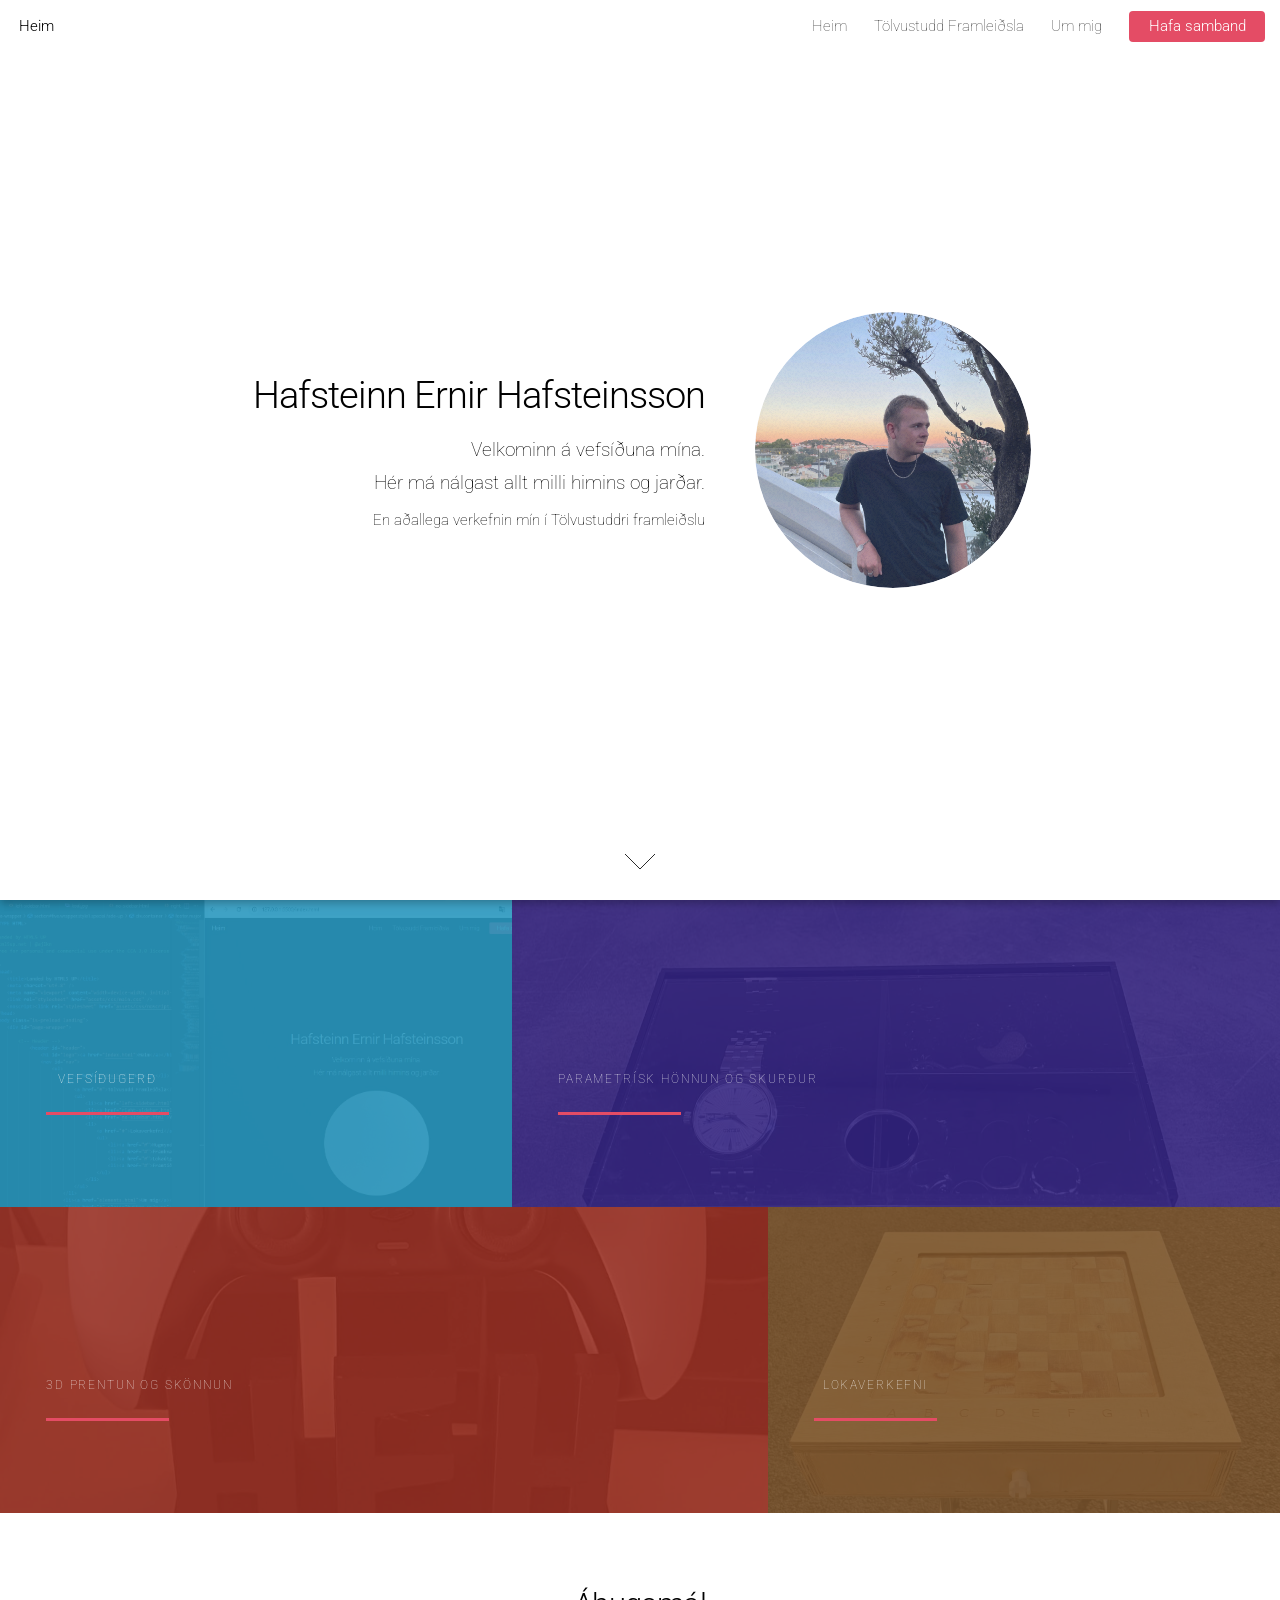
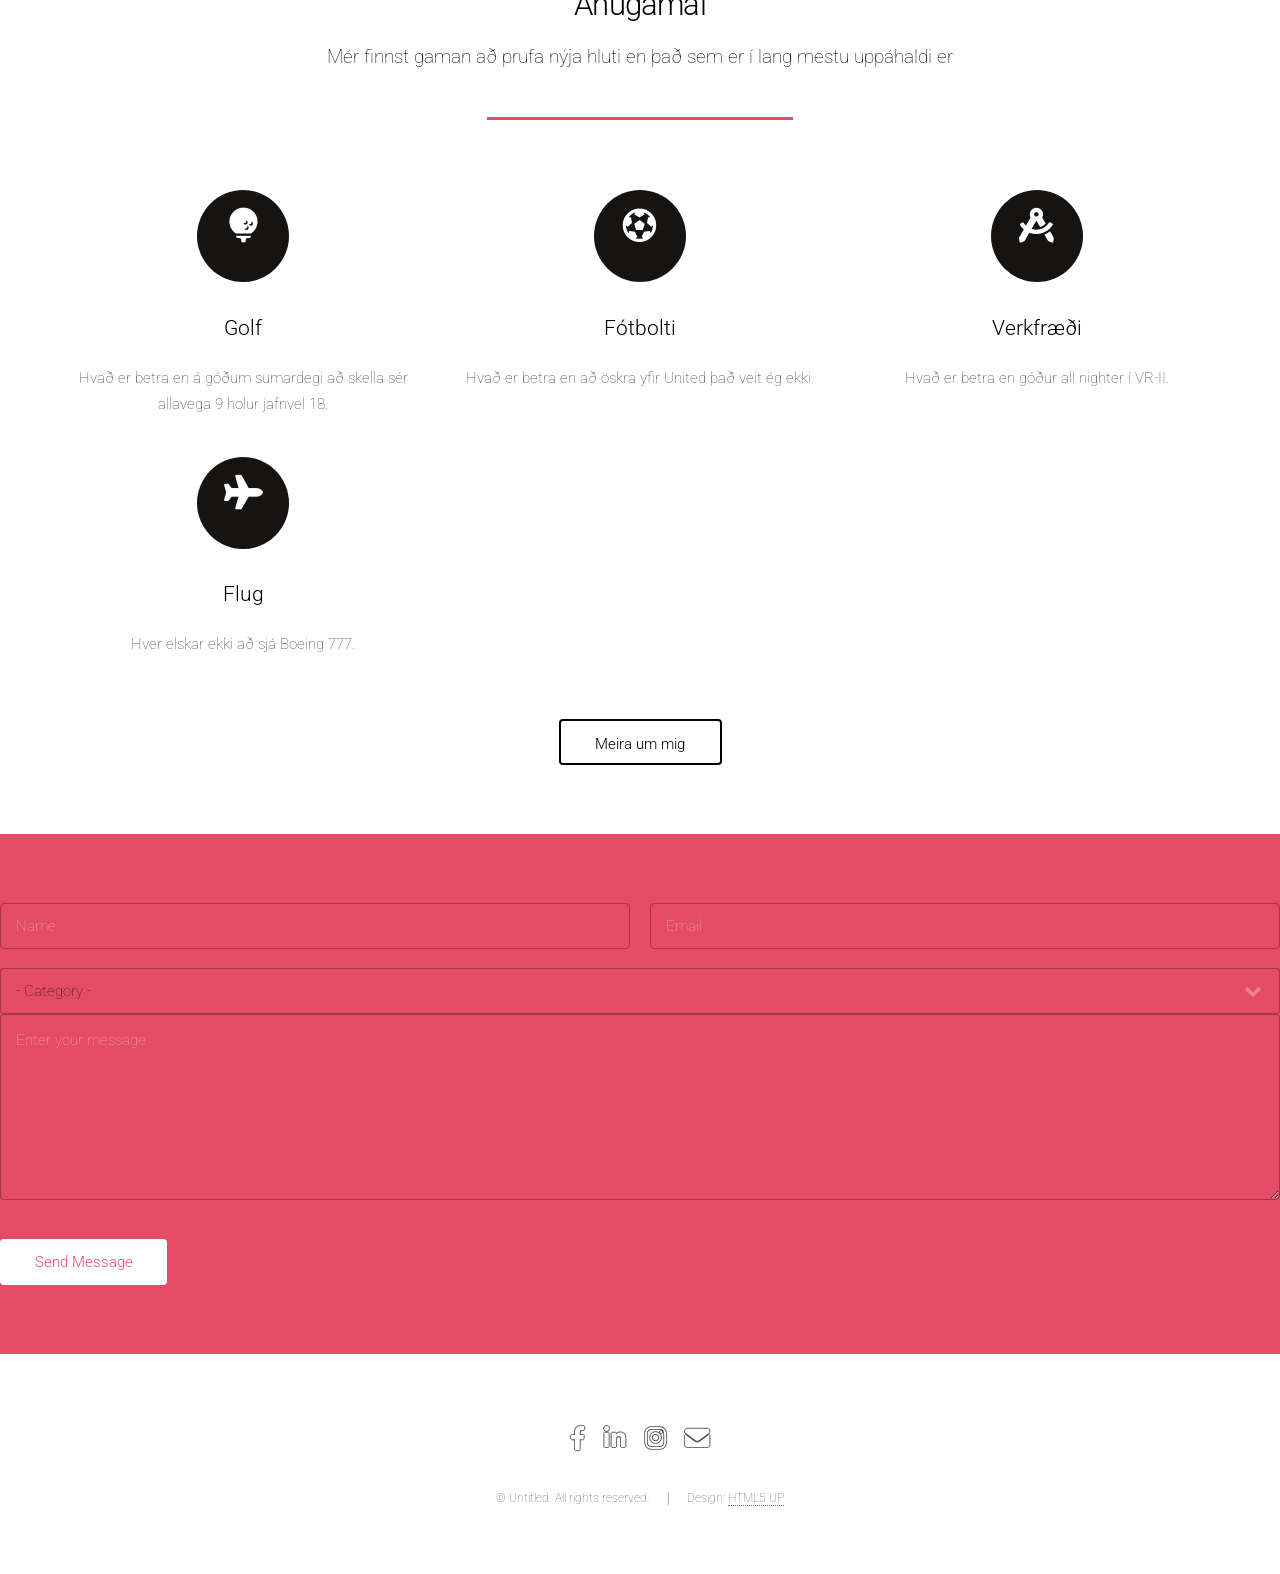
<file: index.html>
<!DOCTYPE HTML>
<!--
	Landed by HTML5 UP
	html5up.net | @ajlkn
	Free for personal and commercial use under the CCA 3.0 license (html5up.net/license)
-->
<html>
	<head>
		<title>Hafsíða</title>
		<meta charset="utf-8" />
		<meta name="viewport" content="width=device-width, initial-scale=1, user-scalable=no" />
		<link rel="stylesheet" href="assets/css/main.css" />
		<noscript><link rel="stylesheet" href="assets/css/noscript.css" /></noscript>
	</head>
	<body class="is-preload landing">
		<div id="page-wrapper">

			<!-- Header -->
				<header id="header">
					<h1 id="logo"><a href="index.html">Heim</a></h1>
					<nav id="nav">
						<ul>
							<li><a href="index.html">Heim</a></li>
							<li>
								<a href="#">Tölvustudd Framleiðsla</a>
								<ul>
									<li><a href="left-sidebar.html">Verkefni 1</a></li>
									<li><a href="right-sidebar.html">Verkefni 2</a></li>
									<li><a href="no-sidebar.html">Verkefni 3</a></li>
									<li>
										<a href="https://jovan0008.github.io/Tolvustudd-Framleidsla-Lokaverkefni/">Lokaverkefni</a>
									</li>
								</ul>
							</li>
							<li><a href="elements.html">Um mig</a></li>
							<li><a href="#six" class="button primary">Hafa samband</a></li>
						</ul>
					</nav>
				</header>

			<!-- Banner -->
				<section id="banner">
					<div class="content">
						<header>
							<h2>Hafsteinn Ernir Hafsteinsson</h2>
							<p>Velkominn á vefsíðuna mína.<br />
							Hér má nálgast allt milli himins og jarðar.</p>
							<p>En aðallega verkefnin mín í Tölvustuddri framleiðslu</p>
						</header>
						<span class="image"><img src="images/profilepic.jpg" alt="" /></span>
					</div>
					<a href="#one" class="goto-next scrolly">Next</a>
				</section>

			<!-- Main -->
				<div id="main">	
						<section id="one" class="tiles">
							<article class="style1">
								<span class="image">
									<img src="images/kodi.jpg" alt="Verkefni 1" />
								</span>
								<header class="major">
									<h3><a href="left-sidebar.html" class="link"></a></h3>
									<p>VEFSÍÐUGERÐ</p>
								</header>
							</article>

							<article class="style2">
								<span class="image">
									<img src="images/boxid.jpg" alt="Verkefni 2" />
								</span>
								<header class="major">
									<h3><a href="right-sidebar.html" class="link"></a></h3>
									<p>PARAMETRÍSK HÖNNUN OG SKURÐUR</p>
								</header>
							</article>

							<article class="style3">
								<span class="image">
									<img src="images/standurser" alt="Verkefni 3" />
								</span>
								<header class="major">
									<h3><a href="no-sidebar.html" class="link"></a></h3>
									<p>3D PRENTUN OG SKÖNNUN</p>
								</header>
							</article>

							<article class="style4">
								<span class="image">
									<img src="images/Taflbordid.jpg" alt="Lokaverkefni" />
								</span>
								<header class="major">
									<h3><a href="https://jovan0008.github.io/Tolvustudd-Framleidsla-Lokaverkefni/" class="link"></a></h3>
									<p>Lokaverkefni</p>
								</header>
							</article>

						</section>
			<!-- One ->
				<section id="one" class="tiles">
					<span class="image fit main"><img src="images/kodi.jpg" alt="" /></span>
					<div class="content">
						<header>
							<h2>Verkefni 1</h2>
							<p>Gerð vefsíðu</p>
						</header>
						<p>Verkefni 1 fólst í því að búa til vefsíðu til að geyma
							Verkefni úr áfanganum Tölvustuddri framleiðslu 

						</p>
						<ul class="actions">
							<li><a href="#" class="button">Learn More</a></li>
						</ul>
					</div>
					<a href="#two" class="goto-next scrolly">Next</a>
				</section>

			<-- Two ->
				<section id="two" class="spotlight style2 right">
					<span class="image fit main"><img src="images/pic03.jpg" alt="" /></span>
					<div class="content">
						<header>
							<h2>Verkefni 2</h2>
							<p>Óákveðið</p>
						</header>
						<p>Ekki örvænta verkefni 2 verður birt hér von bráðar</p>
						<ul class="actions">
							<li><a href="#" class="button">Learn More</a></li>
						</ul>
					</div>
					<a href="#three" class="goto-next scrolly">Next</a>
				</section>

			<-- Three ->
				<section id="three" class="spotlight style3 left">
					<span class="image fit main bottom"><img src="images/pic04.jpg" alt="" /></span>
					<div class="content">
						<header>
							<h2>Verkefni 3 </h2>
							<p>Óákveðið</p>
						</header>
						<p>Ekki örvænta verkefni 3 verður birt hér von bráðar.</p>
						<ul class="actions">
							<li><a href="#" class="button">Learn More</a></li>
						</ul>
					</div>
					<a href="#four" class="goto-next scrolly">Next</a>
				</section>

			<-- Three ->
				<section id="four" class="spotlight style4 left">
					<span class="image fit main bottom"><img src="images/pic04.jpg" alt="" /></span>
					<div class="content">
						<header>
							<h2>Lokaverkefni </h2>
							<p>Óákveðið</p>
						</header>
						<p>Ekki örvænta Lokaverkefnið verður birt hér von bráðar
							.</p>
						<ul class="actions">
							<li><a href="#" class="button">Learn More</a></li>
						</ul>
					</div>
					<a href="#five" class="goto-next scrolly">Next</a>
				</section>

			<-- Four -->
				<section id="five" class="wrapper style1 special fade-up">
					<div class="container">
						<header class="major">
							<h2>Áhugamál</h2>
							<p>Mér finnst gaman að prufa nýja hluti en það sem er í lang mestu uppáhaldi er </p>
						</header>
						<div class="box alt">
							<div class="row gtr-uniform">
								<section class="col-4 col-6-medium col-12-xsmall">
									<span class="icon solid alt major fa-golf-ball"></span>
									<h3>Golf</h3>
									<p>Hvað er betra en á góðum sumardegi að skella sér allavega 9 holur jafnvel 18.</p>
								</section>
								<section class="col-4 col-6-medium col-12-xsmall">
									<span class="icon solid alt major fa-futbol"></span>
									<h3>Fótbolti</h3>
									<p>Hvað er betra en að öskra yfir United það veit ég ekki.</p>
								</section>
								<section class="col-4 col-6-medium col-12-xsmall">
									<span class="icon solid alt major fa-drafting-compass"></span>
									<h3>Verkfræði</h3>
									<p>Hvað er betra en góður all nighter í VR-II.</p>
								</section>
								<section class="col-4 col-6-medium col-12-xsmall">
									<span class="icon solid alt major fa-plane"></span>
									<h3>Flug</h3>
									<p>Hver elskar ekki að sjá Boeing 777.</p>
								</section>
							</div>
						</div>
						<footer class="major">
							<ul class="actions special">
								<li><a href="elements.html" class="button">Meira um mig</a></li>
							</ul>
						</footer>
					</div>
				</section>

			<!-- Five -->
				<section id="six" class="wrapper style2 special fade">
					<form method="post" action="#">
									<div class="row gtr-uniform gtr-50">
										<div class="col-6 col-12-xsmall">
											<input type="text" name="name" id="name" value="" placeholder="Name" />
										</div>
										<div class="col-6 col-12-xsmall">
											<input type="email" name="email" id="email" value="" placeholder="Email" />
										</div>
										<div class="col-12">
											<select name="category" id="category">
												<option value="">- Category -</option>
												<option value="1">Spurningar</option>
												<option value="1">Verkefni</option>
												<option value="1">Hönnunarkeppni HÍ</option>
											
										</div>
										<div class="col-12">
											<textarea name="message" id="message" placeholder="Enter your message" rows="6"></textarea>
										</div>
										<div class="col-12">
											<ul class="actions">
												
												<li><input type="submit" value="Send Message" class="primary" style="margin-top: 20px;" /></li>
											
											</ul>
										</div>
									</div>
								</form>
				</section>

			<!-- Footer -->
				<footer id="footer">
					<ul class="icons">
						<li><a href="https://www.facebook.com/p/Hafsteinn-Ernir-Hafsteinsson-100005698501778/" class="icon brands alt fa-facebook-f"><span class="label">Facebook</span></a></li>
						<li><a href="https://www.linkedin.com/in/hafsteinn-ernir-hafsteinsson-711615389/" class="icon brands alt fa-linkedin-in"><span class="label">LinkedIn</span></a></li>
						<li><a href="https://www.instagram.com/hafsteinnernir/" class="icon brands alt fa-instagram"><span class="label">Instagram</span></a></li>
						<li><a href="mailto:ernir1012@gmail.com" class="icon solid alt fa-envelope"><span class="label">Email</span></a></li>
					</ul>
					<ul class="copyright">
						<li>&copy; Untitled. All rights reserved.</li><li>Design: <a href="http://html5up.net">HTML5 UP</a></li>
					</ul>
				</footer>

		</div>

		<!-- Scripts -->
			<script src="assets/js/jquery.min.js"></script>
			<script src="assets/js/jquery.scrolly.min.js"></script>
			<script src="assets/js/jquery.dropotron.min.js"></script>
			<script src="assets/js/jquery.scrollex.min.js"></script>
			<script src="assets/js/browser.min.js"></script>
			<script src="assets/js/breakpoints.min.js"></script>
			<script src="assets/js/util.js"></script>
			<script src="assets/js/main.js"></script>

	</body>
</html>
</file>
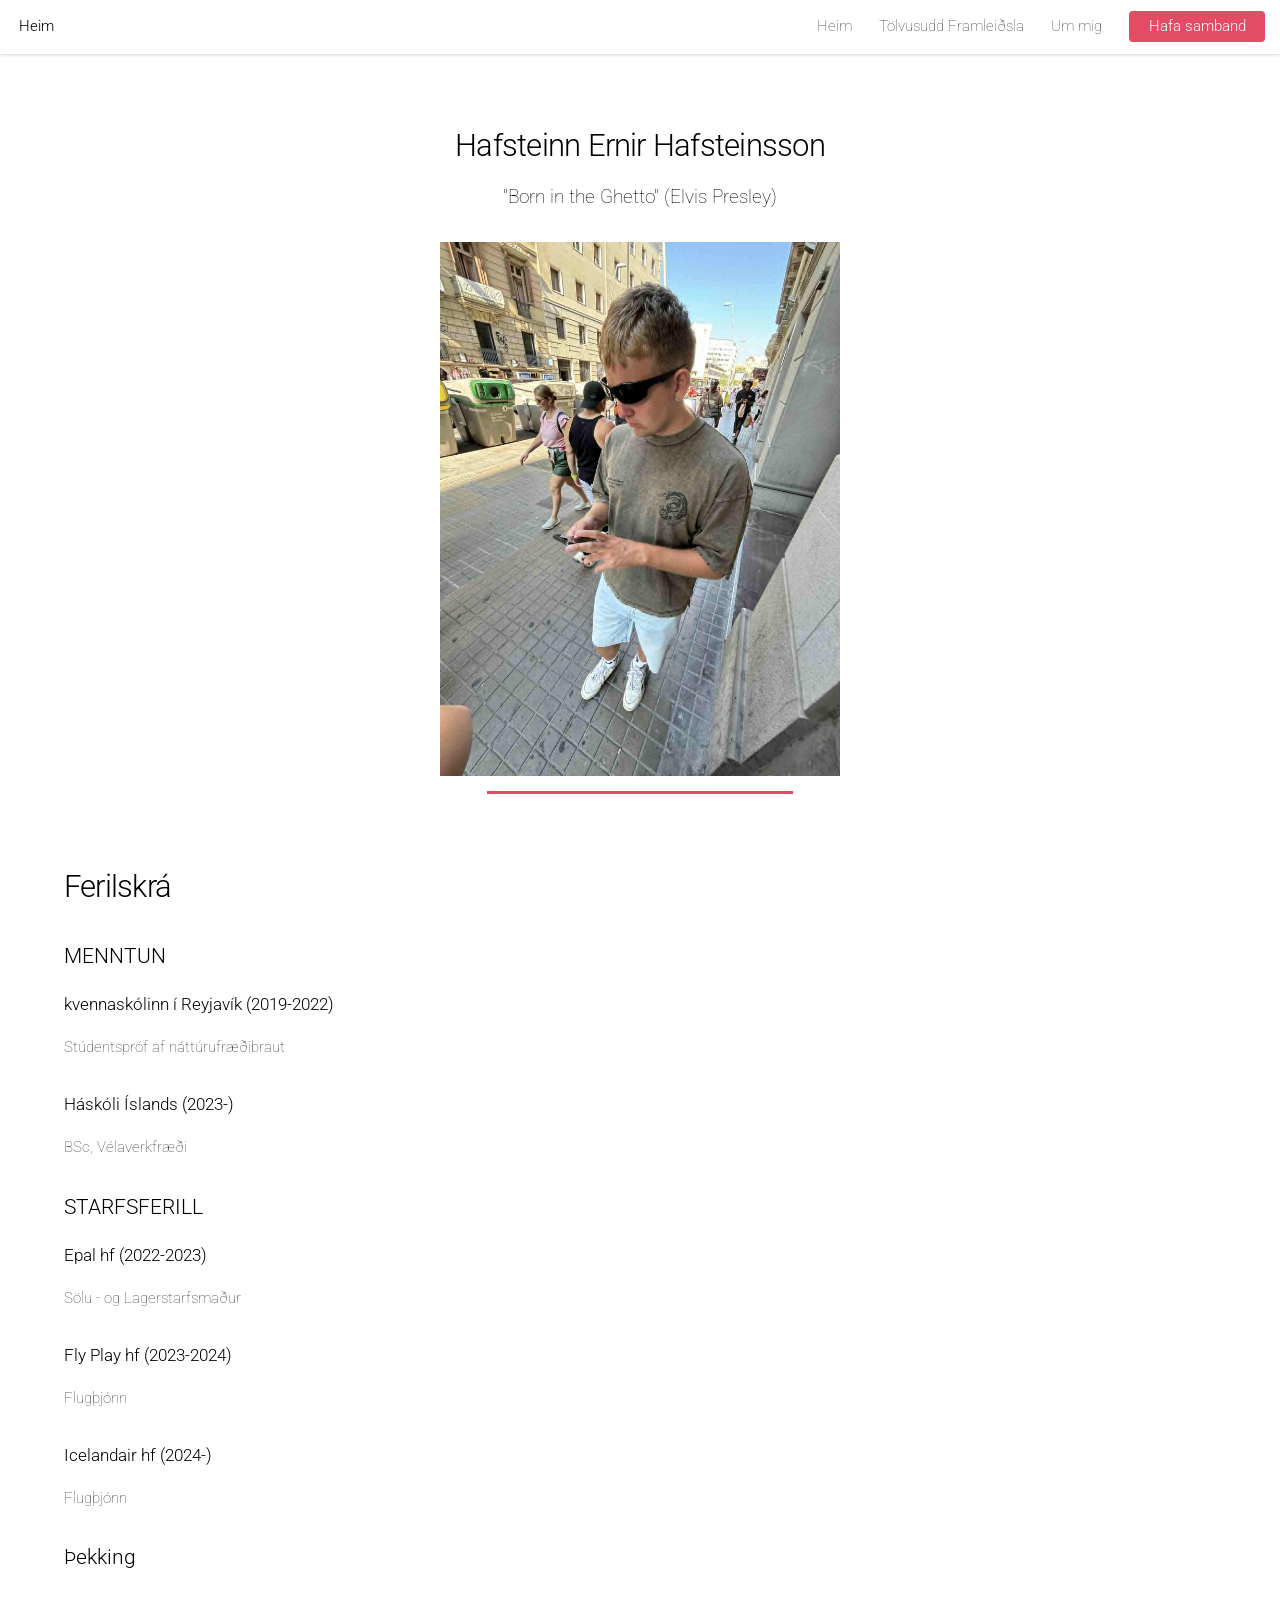
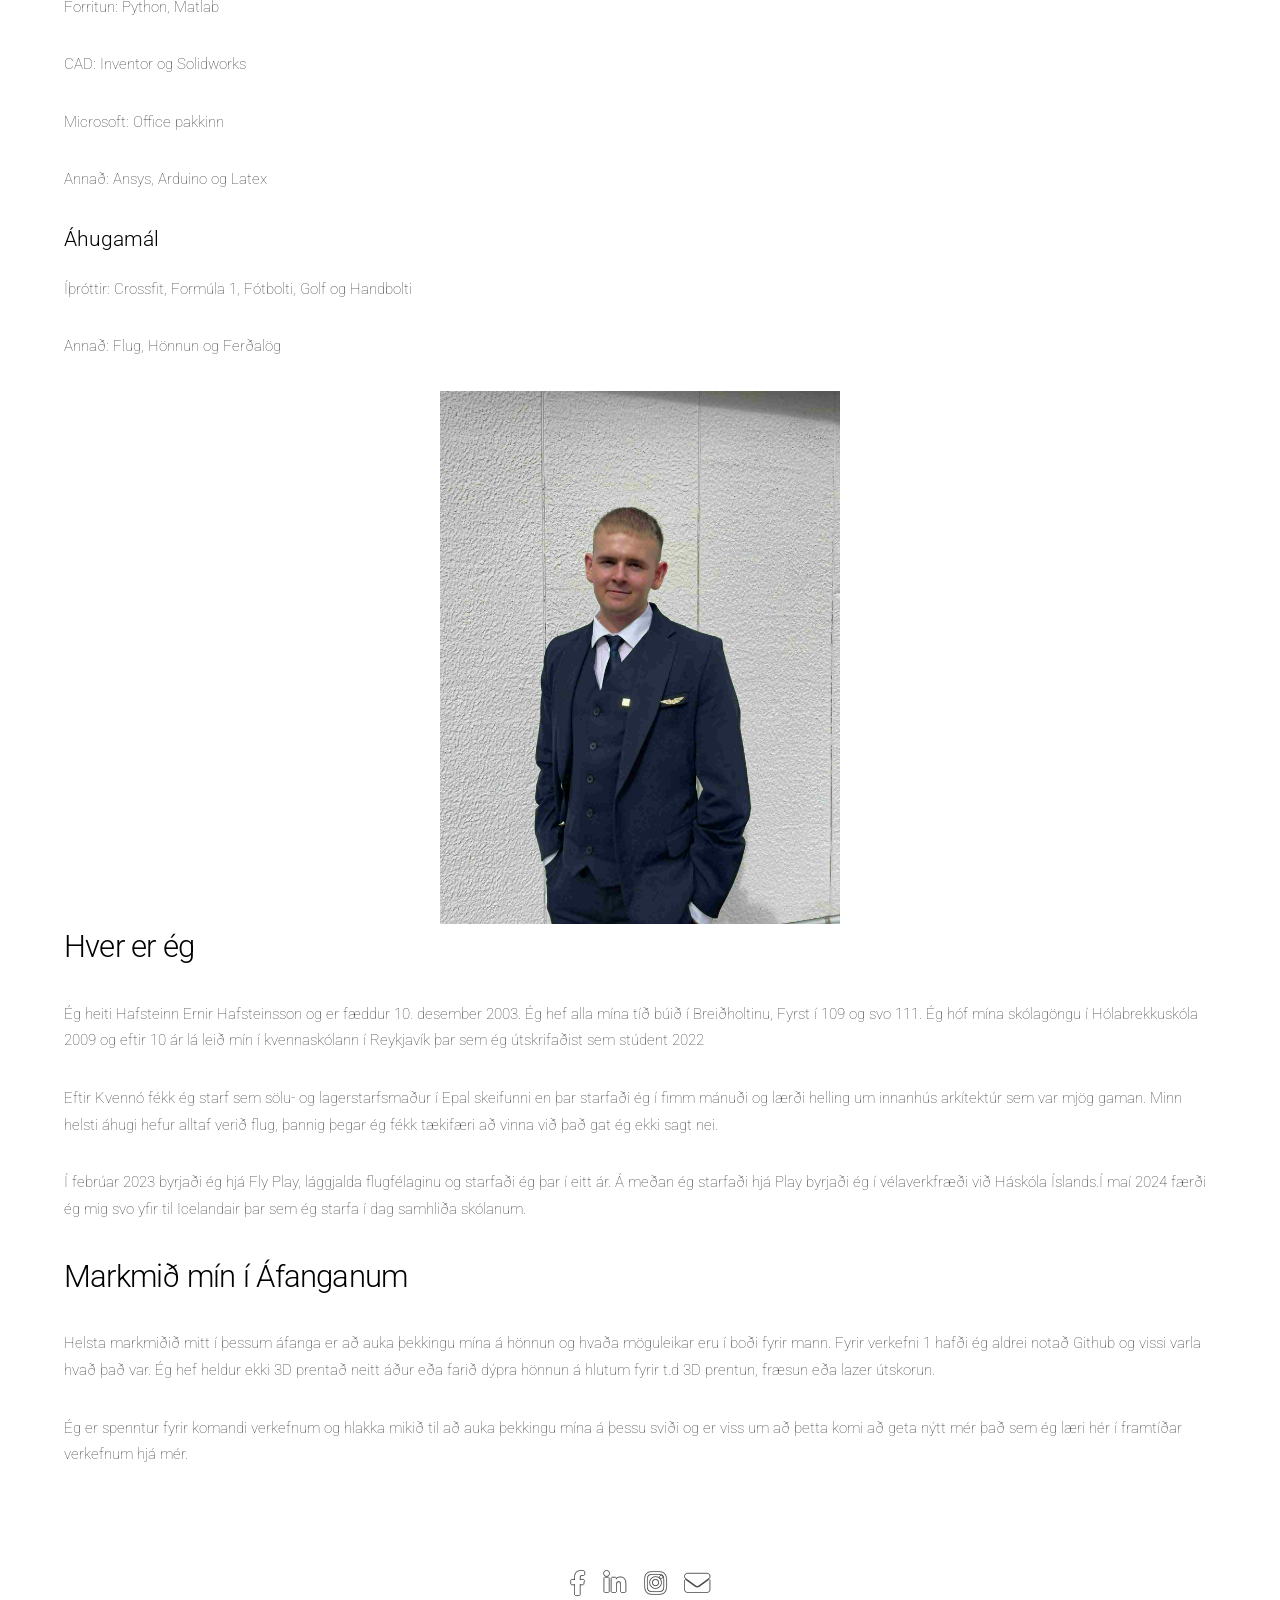
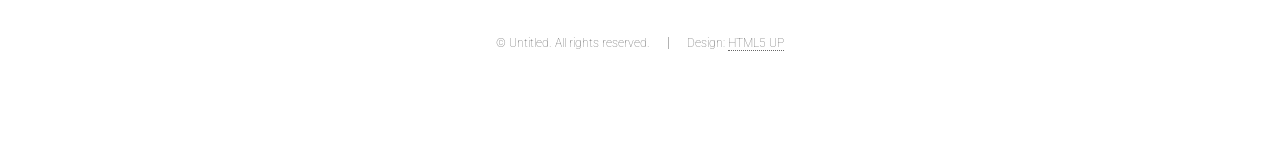
<file: elements.html>
<!DOCTYPE HTML>
<!--
	Landed by HTML5 UP
	html5up.net | @ajlkn
	Free for personal and commercial use under the CCA 3.0 license (html5up.net/license)
-->
<html>
	<head>
		<title>Vefsíða Hafsteins</title>
		<meta charset="utf-8" />
		<meta name="viewport" content="width=device-width, initial-scale=1, user-scalable=no" />
		<link rel="stylesheet" href="assets/css/main.css" />
		<noscript><link rel="stylesheet" href="assets/css/noscript.css" /></noscript>
	</head>
	<body class="is-preload">
		<div id="page-wrapper">

			<!-- Header -->
			<header id="header">
				<h1 id="logo"><a href="index.html">Heim</a></h1>
				<nav id="nav">
					<ul>
						<li><a href="index.html">Heim</a></li>
						<li>
							<a href="#">Tölvusudd Framleiðsla</a>
							<ul>
								<li><a href="left-sidebar.html">Verkefni 1</a></li>
								<li><a href="right-sidebar.html">Verkefni 2</a></li>
								<li><a href="no-sidebar.html">Verkefni 3</a></li>
								<li>
									<a href="https://jovan0008.github.io/Tolvustudd-Framleidsla-Lokaverkefni/">Lokaverkefni</a>
								</li>
							</ul>
						</li>
						<li><a href="elements.html">Um mig</a></li>
						<li><a href="index.html#six" class="button primary">Hafa samband</a></li>
					</ul>
				</nav>
			</header>

			<!-- Main -->
				<div id="main" class="wrapper style1">
					<div class="container">
						<header class="major">
							<h2>Hafsteinn Ernir Hafsteinsson </h2>
							<p>"Born in the Ghetto" (Elvis Presley)</p>
							<img src="images/spaineg.jpg" alt="" style="width:400px; display:block; margin:auto;">

						</header>

						<!-- Text -->
							<section>

							

								<h2>Ferilskrá</h2>
								
								<h3>MENNTUN</h3>
								<h4>kvennaskólinn í Reyjavík (2019-2022)</h4>
								<p>Stúdentspróf af náttúrufræðibraut</p>

									
								<h4>Háskóli Íslands (2023-)</h4>
								<p>BSc, Vélaverkfræði</p>	

								<h3>STARFSFERILL</h3>
							
								<h4>Epal hf (2022-2023)</h4>
								<p>Sölu - og Lagerstarfsmaður</p>

								<h4>Fly Play hf (2023-2024)</h4>
								<p>Flugþjónn</p>

								<h4>Icelandair hf (2024-)</h4>
								<p>Flugþjónn</p>

								<h3>Þekking</h3>
								<p>Forritun: Python, Matlab</p>
								<p>CAD: Inventor og Solidworks</p>
								<p>Microsoft: Office pakkinn</p>
								<p>Annað: Ansys, Arduino og Latex</p>

								<h3>Áhugamál</h3>
								<p> Íþróttir: Crossfit, Formúla 1, Fótbolti, Golf og Handbolti</p>
								<p>Annað: Flug, Hönnun og Ferðalög </p>

								<img src="images/fluffueg.jpg" alt="" style="width:400px; display:block; margin:auto;">
								
								<h2>Hver er ég</h2>
								<p>Ég heiti Hafsteinn Ernir Hafsteinsson og er fæddur 10. desember 2003.
									Ég hef alla mína tíð búið í Breiðholtinu, Fyrst í 109 og svo 111.
									Ég hóf mína skólagöngu í Hólabrekkuskóla 2009 og eftir 10 ár lá leið mín 
									í kvennaskólann í Reykjavík þar sem ég útskrifaðist sem stúdent 2022

								</p>
								<p>Eftir Kvennó fékk ég starf sem sölu- og lagerstarfsmaður
									í Epal skeifunni en þar starfaði ég í fimm mánuði og lærði helling
									um innanhús arkítektúr sem var mjög gaman. Minn helsti 
									áhugi hefur alltaf verið flug, þannig þegar ég fékk tækifæri að vinna
									við það gat ég ekki sagt nei.
								
								</p>
								<p>Í febrúar 2023 byrjaði ég hjá Fly Play, lággjalda flugfélaginu og starfaði
									ég þar í eitt ár. Á meðan ég starfaði hjá Play byrjaði ég í 
									vélaverkfræði við Háskóla Íslands.Í maí
									2024 færði ég mig svo yfir til Icelandair þar sem ég starfa í dag samhliða skólanum.
								</p>

								<h2>Markmið mín í Áfanganum</h2>
								<p>Helsta markmiðið mitt í þessum áfanga er að 
									auka þekkingu mína á hönnun og hvaða möguleikar
									eru í boði fyrir mann. Fyrir verkefni 1 hafði ég 
									aldrei notað Github og vissi varla hvað það var.
									Ég hef heldur ekki 3D prentað neitt áður eða farið 
									dýpra hönnun á hlutum fyrir t.d 3D prentun,
									fræsun eða lazer útskorun.
								</p>
								<p>Ég er spenntur fyrir komandi verkefnum og 
									hlakka mikið til að auka þekkingu mína 
									á þessu sviði og er viss um að þetta komi
									að geta nýtt mér það sem ég læri hér í framtíðar verkefnum hjá mér.
								 </p>
							</section>

						<!-- Lists --
							<section>
								<h3>Lists</h3>
								<div class="row">
									<div class="col-6 col-12-xsmall">

										<h4>Unordered</h4>
										<ul>
											<li>Dolor pulvinar etiam magna etiam.</li>
											<li>Sagittis adipiscing lorem eleifend.</li>
											<li>Felis enim feugiat dolore viverra.</li>
										</ul>

										<h4>Alternate</h4>
										<ul class="alt">
											<li>Dolor pulvinar etiam magna etiam.</li>
											<li>Sagittis adipiscing lorem eleifend.</li>
											<li>Felis enim feugiat dolore viverra.</li>
											<li>Lobortis adipiscing condimentum lorem.</li>
											<li>Integer eleifend erat sed accumsan.</li>
										</ul>

									</div>
									<div class="col-6 col-12-xsmall">

										<h4>Ordered</h4>
										<ol>
											<li>Dolor pulvinar etiam magna etiam.</li>
											<li>Etiam vel felis at lorem sed viverra.</li>
											<li>Felis enim feugiat dolore viverra.</li>
											<li>Dolor pulvinar etiam magna etiam.</li>
											<li>Etiam vel felis at lorem sed viverra.</li>
											<li>Felis enim feugiat dolore viverra.</li>
										</ol>

										<h4>Icons</h4>
										<ul class="icons">
											<li><a href="#" class="icon brands fa-twitter"><span class="label">Twitter</span></a></li>
											<li><a href="#" class="icon brands fa-facebook-f"><span class="label">Facebook</span></a></li>
											<li><a href="#" class="icon brands fa-instagram"><span class="label">Instagram</span></a></li>
											<li><a href="#" class="icon brands fa-github"><span class="label">Github</span></a></li>
											<li><a href="#" class="icon brands fa-dribbble"><span class="label">Dribbble</span></a></li>
											<li><a href="#" class="icon brands fa-tumblr"><span class="label">Tumblr</span></a></li>
										</ul>
										<ul class="icons">
											<li><a href="#" class="icon brands alt fa-twitter"><span class="label">Twitter</span></a></li>
											<li><a href="#" class="icon brands alt fa-facebook-f"><span class="label">Facebook</span></a></li>
											<li><a href="#" class="icon brands alt fa-instagram"><span class="label">Instagram</span></a></li>
											<li><a href="#" class="icon brands alt fa-github"><span class="label">Github</span></a></li>
											<li><a href="#" class="icon brands alt fa-dribbble"><span class="label">Dribbble</span></a></li>
											<li><a href="#" class="icon brands alt fa-tumblr"><span class="label">Tumblr</span></a></li>
										</ul>

									</div>
								</div>

								<h4>Actions</h4>
								<ul class="actions">
									<li><a href="#" class="button primary">Default</a></li>
									<li><a href="#" class="button">Default</a></li>
								</ul>
								<ul class="actions small">
									<li><a href="#" class="button primary small">Small</a></li>
									<li><a href="#" class="button small">Small</a></li>
								</ul>
								<div class="row">
									<div class="col-3 col-6-medium col-12-xsmall">
										<ul class="actions stacked">
											<li><a href="#" class="button primary">Default</a></li>
											<li><a href="#" class="button">Default</a></li>
										</ul>
									</div>
									<div class="col-3 col-6-medium col-12-xsmall">
										<ul class="actions stacked">
											<li><a href="#" class="button primary small">Small</a></li>
											<li><a href="#" class="button small">Small</a></li>
										</ul>
									</div>
									<div class="col-3 col-6-medium col-12-xsmall">
										<ul class="actions stacked">
											<li><a href="#" class="button primary fit">Default</a></li>
											<li><a href="#" class="button fit">Default</a></li>
										</ul>
									</div>
									<div class="col-3 col-6-medium col-12-xsmall">
										<ul class="actions stacked">
											<li><a href="#" class="button primary small fit">Small</a></li>
											<li><a href="#" class="button small fit">Small</a></li>
										</ul>
									</div>
								</div>
							</section>

						<-- Table --
							<section>
								<h3>Table</h3>
								<h4>Default</h4>
								<div class="table-wrapper">
									<table>
										<thead>
											<tr>
												<th>Name</th>
												<th>Description</th>
												<th>Price</th>
											</tr>
										</thead>
										<tbody>
											<tr>
												<td>Item 1</td>
												<td>Ante turpis integer aliquet porttitor.</td>
												<td>29.99</td>
											</tr>
											<tr>
												<td>Item 2</td>
												<td>Vis ac commodo adipiscing arcu aliquet.</td>
												<td>19.99</td>
											</tr>
											<tr>
												<td>Item 3</td>
												<td> Morbi faucibus arcu accumsan lorem.</td>
												<td>29.99</td>
											</tr>
											<tr>
												<td>Item 4</td>
												<td>Vitae integer tempus condimentum.</td>
												<td>19.99</td>
											</tr>
											<tr>
												<td>Item 5</td>
												<td>Ante turpis integer aliquet porttitor.</td>
												<td>29.99</td>
											</tr>
										</tbody>
										<tfoot>
											<tr>
												<td colspan="2"></td>
												<td>100.00</td>
											</tr>
										</tfoot>
									</table>
								</div>
								<h4>Alternate</h4>
								<div class="table-wrapper">
									<table class="alt">
										<thead>
											<tr>
												<th>Name</th>
												<th>Description</th>
												<th>Price</th>
											</tr>
										</thead>
										<tbody>
											<tr>
												<td>Item 1</td>
												<td>Ante turpis integer aliquet porttitor.</td>
												<td>29.99</td>
											</tr>
											<tr>
												<td>Item 2</td>
												<td>Vis ac commodo adipiscing arcu aliquet.</td>
												<td>19.99</td>
											</tr>
											<tr>
												<td>Item 3</td>
												<td> Morbi faucibus arcu accumsan lorem.</td>
												<td>29.99</td>
											</tr>
											<tr>
												<td>Item 4</td>
												<td>Vitae integer tempus condimentum.</td>
												<td>19.99</td>
											</tr>
											<tr>
												<td>Item 5</td>
												<td>Ante turpis integer aliquet porttitor.</td>
												<td>29.99</td>
											</tr>
										</tbody>
										<tfoot>
											<tr>
												<td colspan="2"></td>
												<td>100.00</td>
											</tr>
										</tfoot>
									</table>
								</div>
							</section>

						<-- Buttons --
							<section>
								<h3>Buttons</h3>
								<ul class="actions">
									<li><a href="#" class="button primary">Primary</a></li>
									<li><a href="#" class="button">Default</a></li>
								</ul>
								<ul class="actions">
									<li><a href="#" class="button primary large">Large</a></li>
									<li><a href="#" class="button">Default</a></li>
									<li><a href="#" class="button small">Default</a></li>
								</ul>
								<div class="row">
									<div class="col-6 col-12-xsmall">
										<ul class="actions fit">
											<li><a href="#" class="button primary fit">Fit</a></li>
											<li><a href="#" class="button fit">Fit</a></li>
										</ul>
									</div>
									<div class="col-6 col-12-xsmall">
										<ul class="actions fit small">
											<li><a href="#" class="button primary fit small">Fit + Small</a></li>
											<li><a href="#" class="button fit small">Fit + Small</a></li>
										</ul>
									</div>
								</div>
								<ul class="actions">
									<li><a href="#" class="button primary icon solid fa-download">Icon</a></li>
									<li><a href="#" class="button icon solid fa-download">Icon</a></li>
								</ul>
								<ul class="actions">
									<li><span class="button primary disabled">Primary</span></li>
									<li><span class="button disabled">Default</span></li>
								</ul>
							</section>

						<-- Form --
							<section>
								<h3>Form</h3>
								<form method="post" action="#">
									<div class="row gtr-uniform gtr-50">
										<div class="col-6 col-12-xsmall">
											<input type="text" name="name" id="name" value="" placeholder="Name" />
										</div>
										<div class="col-6 col-12-xsmall">
											<input type="email" name="email" id="email" value="" placeholder="Email" />
										</div>
										<div class="col-12">
											<select name="category" id="category">
												<option value="">- Category -</option>
												<option value="1">Manufacturing</option>
												<option value="1">Shipping</option>
												<option value="1">Administration</option>
											
										</div>
										<div class="col-12">
											<textarea name="message" id="message" placeholder="Enter your message" rows="6"></textarea>
										</div>
										<div class="col-12">
											<ul class="actions">
												<li><input type="submit" value="Send Message" class="primary" /></li>
												<li><input type="reset" value="Reset" /></li>
											</ul>
										</div>
									</div>
								</form>
							</section>

						-- Image --
							<section>
								<h3>Image</h3>
								<h4>Fit</h4>
								<div class="box alt">
									<div class="row gtr-50 gtr-uniform">
										<div class="col-12"><span class="image fit"><img src="images/pic07.jpg" alt="" /></span></div>
										<div class="col-4 col-6-xsmall"><span class="image fit"><img src="images/pic02.jpg" alt="" /></span></div>
										<div class="col-4 col-6-xsmall"><span class="image fit"><img src="images/pic03.jpg" alt="" /></span></div>
										<div class="col-4 col-6-xsmall"><span class="image fit"><img src="images/pic04.jpg" alt="" /></span></div>
										<div class="col-4 col-6-xsmall"><span class="image fit"><img src="images/pic04.jpg" alt="" /></span></div>
										<div class="col-4 col-6-xsmall"><span class="image fit"><img src="images/pic02.jpg" alt="" /></span></div>
										<div class="col-4 col-6-xsmall"><span class="image fit"><img src="images/pic03.jpg" alt="" /></span></div>
										<div class="col-4 col-6-xsmall"><span class="image fit"><img src="images/pic03.jpg" alt="" /></span></div>
										<div class="col-4 col-6-xsmall"><span class="image fit"><img src="images/pic04.jpg" alt="" /></span></div>
										<div class="col-4 col-6-xsmall"><span class="image fit"><img src="images/pic02.jpg" alt="" /></span></div>
										<div class="col-4 col-6-xsmall"><span class="image fit"><img src="images/pic02.jpg" alt="" /></span></div>
										<div class="col-4 col-6-xsmall"><span class="image fit"><img src="images/pic03.jpg" alt="" /></span></div>
										<div class="col-4 col-6-xsmall"><span class="image fit"><img src="images/pic04.jpg" alt="" /></span></div>
									</div>
								</div>

								<h4>Left &amp; Right</h4>
								<p><span class="image left"><img src="images/pic08.jpg" alt="" /></span>Fringilla nisl. Donec accumsan interdum nisi, quis tincidunt felis sagittis eget. tempus euismod. Vestibulum ante ipsum primis in faucibus vestibulum. Blandit adipiscing eu felis iaculis volutpat ac adipiscing accumsan eu faucibus. Integer ac pellentesque praesent tincidunt felis sagittis eget. tempus euismod. Vestibulum ante ipsum primis in faucibus vestibulum. Blandit adipiscing eu felis iaculis volutpat ac adipiscing accumsan eu faucibus. Integer ac pellentesque praesent. Donec accumsan interdum nisi, quis tincidunt felis sagittis eget. tempus euismod. Vestibulum ante ipsum primis in faucibus vestibulum. Blandit adipiscing eu felis iaculis volutpat ac adipiscing accumsan eu faucibus. Integer ac pellentesque praesent tincidunt felis sagittis eget. tempus euismod. Vestibulum ante ipsum primis in faucibus vestibulum. Blandit adipiscing eu felis iaculis volutpat ac adipiscing accumsan eu faucibus. Integer ac pellentesque praesent. Cras aliquet accumsan curae accumsan arcu amet egestas placerat odio morbi mi adipiscing col morbi felis faucibus in gravida sollicitudin interdum commodo. Ante aliquam vis iaculis accumsan lorem ipsum dolor sit amet nullam. Cras aliquet accumsan curae accumsan arcu amet egestas placerat odio morbi mi adipiscing col morbi felis faucibus in gravida sollicitudin interdum commodo. Ante aliquam vis iaculis accumsan lorem ipsum dolor sit amet nullam.</p>
								<p><span class="image right"><img src="images/pic08.jpg" alt="" /></span>Fringilla nisl. Donec accumsan interdum nisi, quis tincidunt felis sagittis eget. tempus euismod. Vestibulum ante ipsum primis in faucibus vestibulum. Blandit adipiscing eu felis iaculis volutpat ac adipiscing accumsan eu faucibus. Integer ac pellentesque praesent tincidunt felis sagittis eget. tempus euismod. Vestibulum ante ipsum primis in faucibus vestibulum. Blandit adipiscing eu felis iaculis volutpat ac adipiscing accumsan eu faucibus. Integer ac pellentesque praesent. Donec accumsan interdum nisi, quis tincidunt felis sagittis eget. tempus euismod. Vestibulum ante ipsum primis in faucibus vestibulum. Blandit adipiscing eu felis iaculis volutpat ac adipiscing accumsan eu faucibus. Integer ac pellentesque praesent tincidunt felis sagittis eget. tempus euismod. Vestibulum ante ipsum primis in faucibus vestibulum. Blandit adipiscing eu felis iaculis volutpat ac adipiscing accumsan eu faucibus. Integer ac pellentesque praesent. Cras aliquet accumsan curae accumsan arcu amet egestas placerat odio morbi mi adipiscing col morbi felis faucibus in gravida sollicitudin interdum commodo. Ante aliquam vis iaculis accumsan lorem ipsum dolor sit amet nullam. Cras aliquet accumsan curae accumsan arcu amet egestas placerat odio morbi mi adipiscing col morbi felis faucibus in gravida sollicitudin interdum commodo. Ante aliquam vis iaculis accumsan lorem ipsum dolor sit amet nullam.</p>
							</section>

					</div>
				</div>

			-- Footer -->
				<footer id="footer">
					<ul class="icons">
						<li><a href="https://www.facebook.com/p/Hafsteinn-Ernir-Hafsteinsson-100005698501778/" class="icon brands alt fa-facebook-f"><span class="label">Facebook</span></a></li>
						<li><a href="https://www.linkedin.com/in/hafsteinn-ernir-hafsteinsson-711615389/" class="icon brands alt fa-linkedin-in"><span class="label">LinkedIn</span></a></li>
						<li><a href="https://www.instagram.com/hafsteinnernir/" class="icon brands alt fa-instagram"><span class="label">Instagram</span></a></li>
						<li><a href="mailto:ernir1012@gmail.com" class="icon solid alt fa-envelope"><span class="label">Email</span></a></li>
					</ul>
					<ul class="copyright">
						<li>&copy; Untitled. All rights reserved.</li><li>Design: <a href="http://html5up.net">HTML5 UP</a></li>
					</ul>
				</footer>

		</div>

		<!-- Scripts -->
			<script src="assets/js/jquery.min.js"></script>
			<script src="assets/js/jquery.scrolly.min.js"></script>
			<script src="assets/js/jquery.dropotron.min.js"></script>
			<script src="assets/js/jquery.scrollex.min.js"></script>
			<script src="assets/js/browser.min.js"></script>
			<script src="assets/js/breakpoints.min.js"></script>
			<script src="assets/js/util.js"></script>
			<script src="assets/js/main.js"></script>

	</body>
</html>
</file>
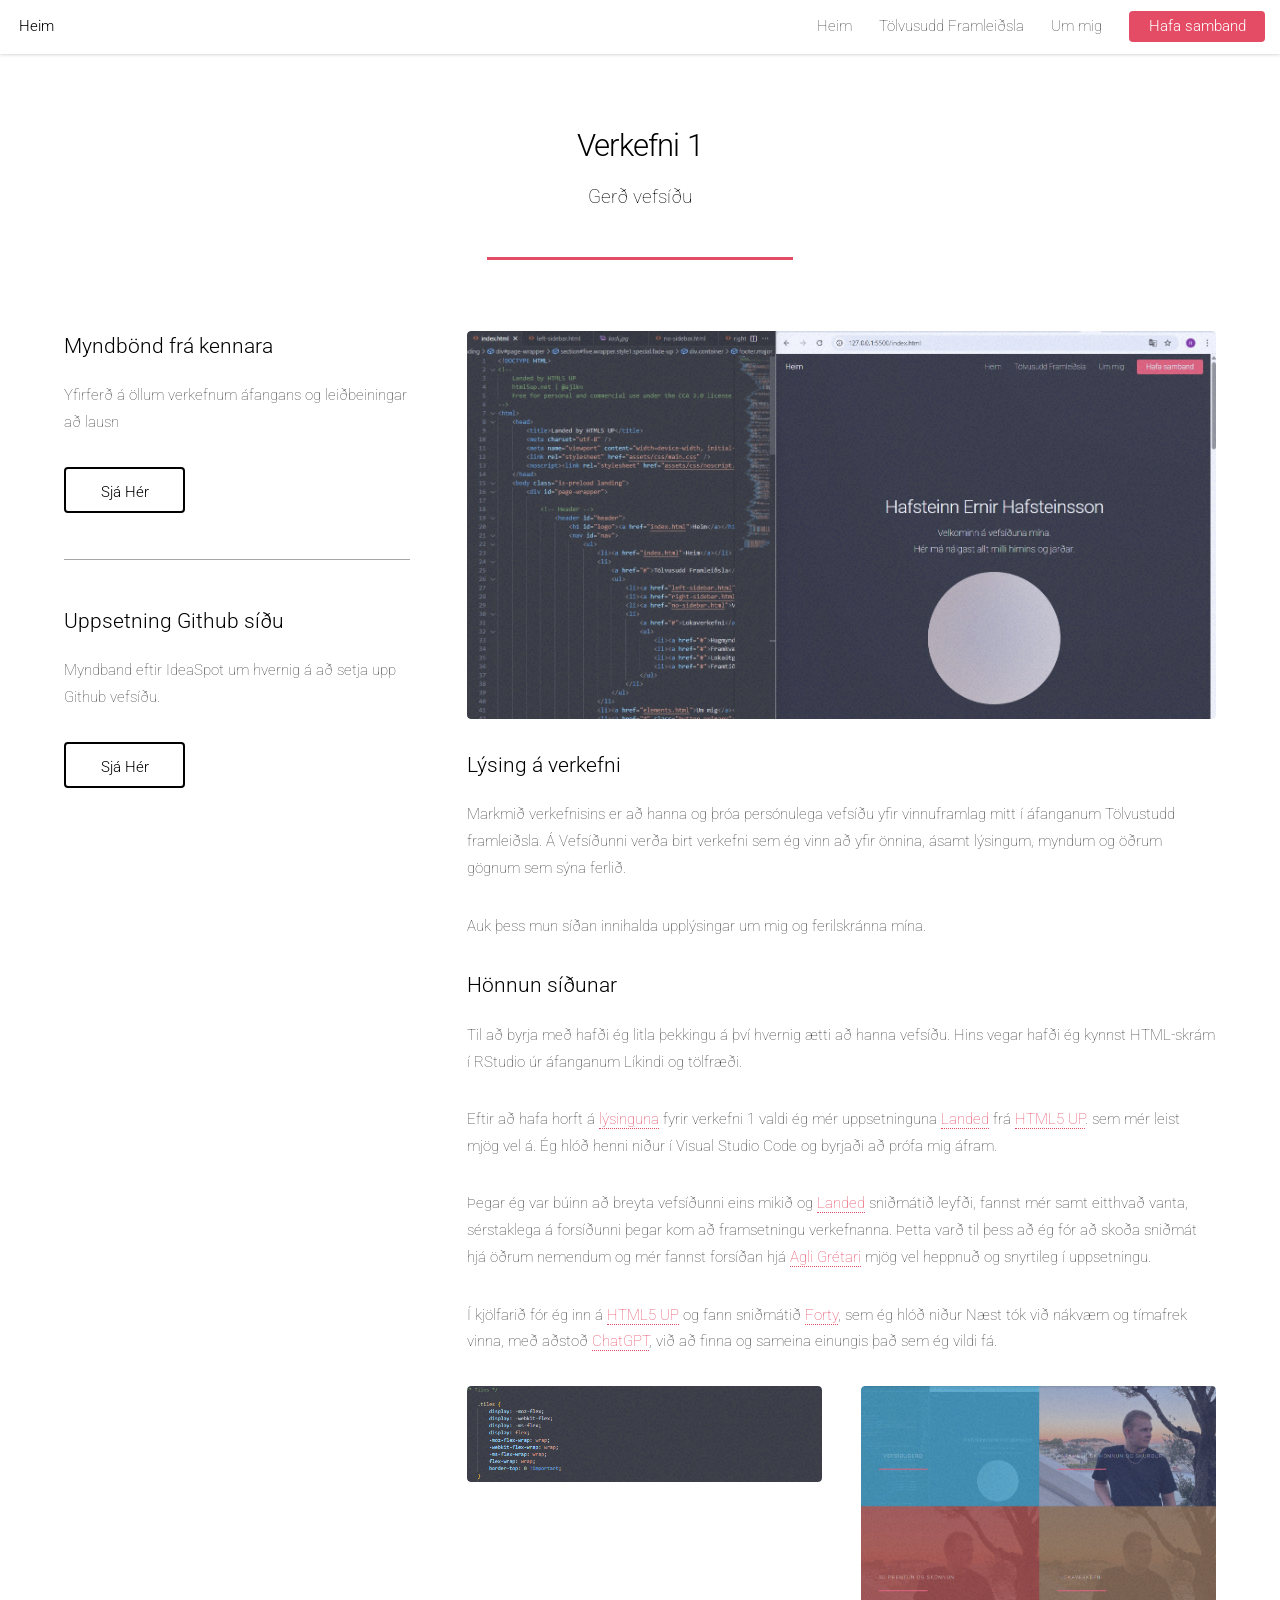
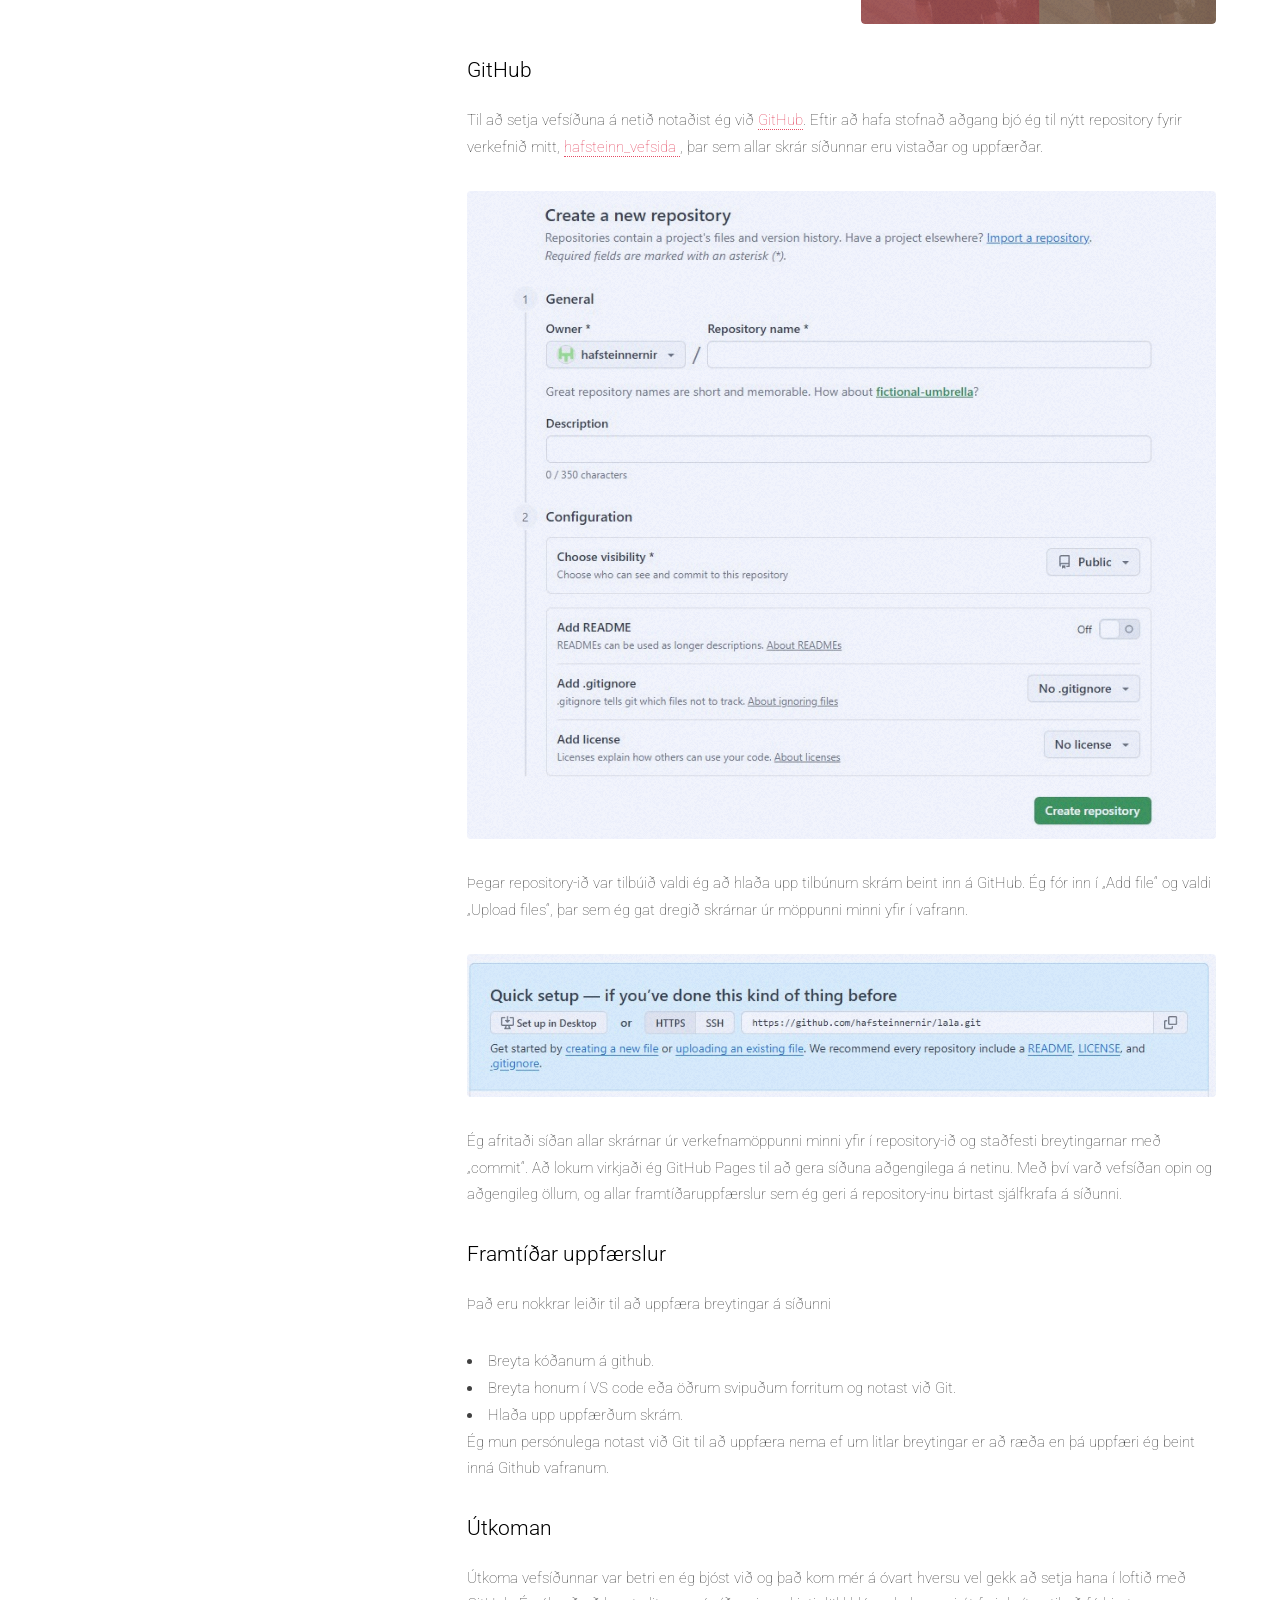
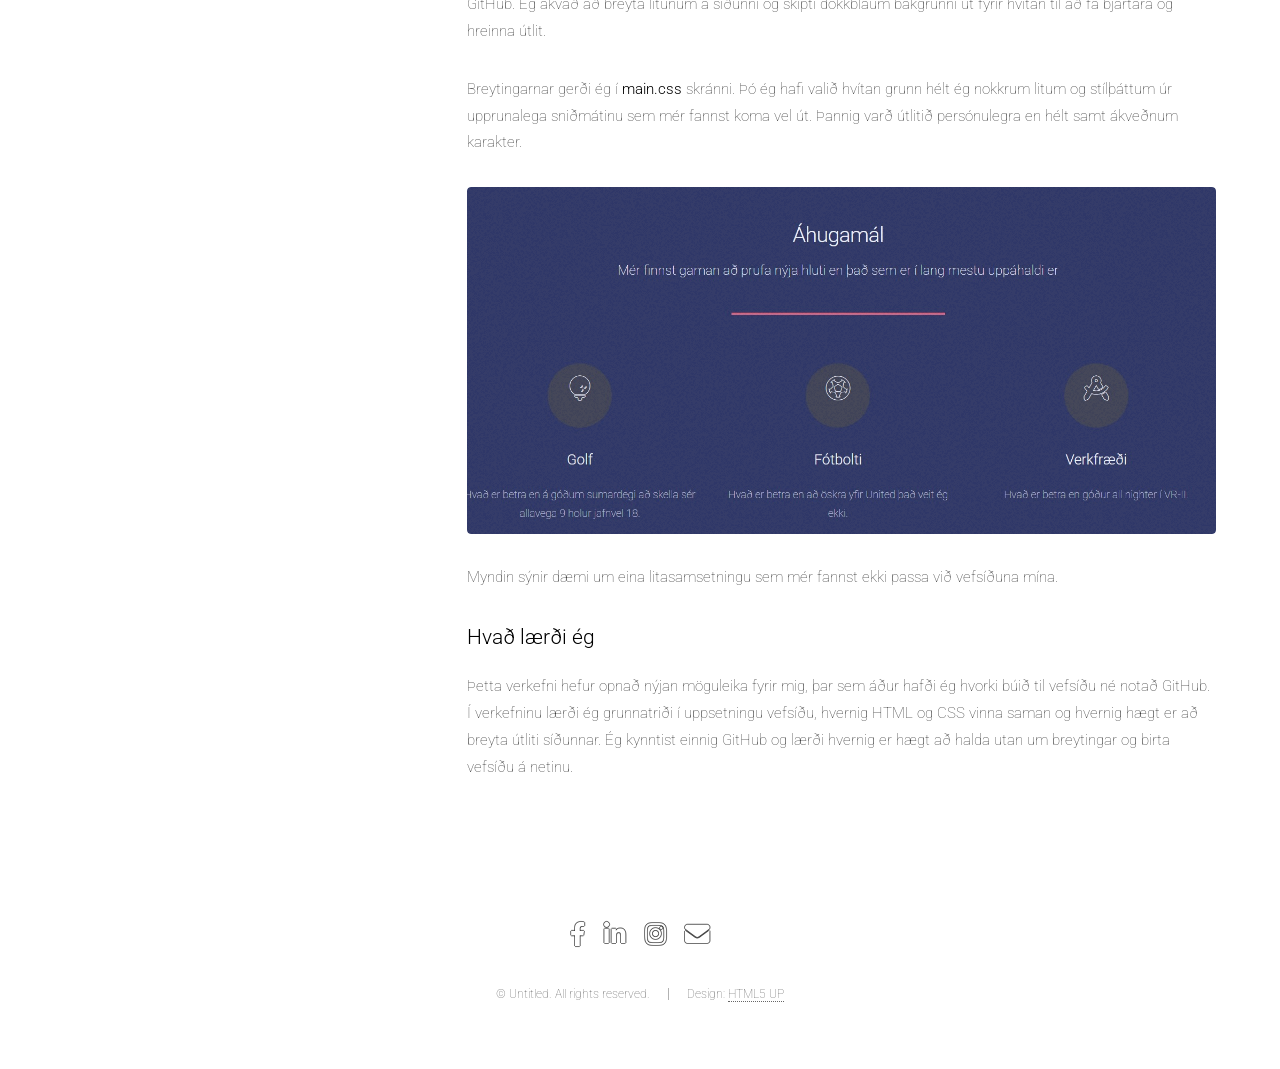
<file: left-sidebar.html>
<!DOCTYPE HTML>
<!--
	Landed by HTML5 UP
	html5up.net | @ajlkn
	Free for personal and commercial use under the CCA 3.0 license (html5up.net/license)
-->
<html>
	<head>
		<title>Vefsteinn</title>
		<meta charset="utf-8" />
		<meta name="viewport" content="width=device-width, initial-scale=1, user-scalable=no" />
		<link rel="stylesheet" href="assets/css/main.css" />
		<noscript><link rel="stylesheet" href="assets/css/noscript.css" /></noscript>
	</head>
	<body class="is-preload">
		<div id="page-wrapper">

			<!-- Header -->
				<header id="header">
					<h1 id="logo"><a href="index.html">Heim</a></h1>
					<nav id="nav">
						<ul>
							<li><a href="index.html">Heim</a></li>
							<li>
								<a href="#">Tölvusudd Framleiðsla</a>
								<ul>
									<li><a href="left-sidebar.html">Verkefni 1</a></li>
									<li><a href="right-sidebar.html">Verkefni 2</a></li>
									<li><a href="no-sidebar.html">Verkefni 3</a></li>
									<li>
										<a href="https://jovan0008.github.io/Tolvustudd-Framleidsla-Lokaverkefni/">Lokaverkefni</a>
									</li>
								</ul>
							</li>
							<li><a href="elements.html">Um mig</a></li>
							<li><a href="index.html" class="button primary">Hafa samband</a></li>
						</ul>
					</nav>
				</header>

			<!-- Main -->
				<div id="main" class="wrapper style1">
					<div class="container">
						<header class="major">
							<h2>Verkefni 1</h2>
							<p>Gerð vefsíðu</p>
						</header>
						<div class="row gtr-150">
							<div class="col-4 col-12-medium">

								<!-- Sidebar -->
									<section id="sidebar">
										<section>
											<h3>Myndbönd frá kennara</h3>
											<p>Yfirferð á öllum verkefnum áfangans og leiðbeiningar að lausn</p>
											<footer>
												<ul class="actions">
													<li><a href="https://www.youtube.com/playlist?list=PLGuNTpc293hoXV4QE6y4MAGTWkPRrPBvJ" class="button">Sjá Hér</a></li>
												</ul>
											</footer>
										</section>
										<hr />
										<section>
											<h3>Uppsetning Github síðu</h3>
											<p>Myndband eftir IdeaSpot um hvernig á að setja upp Github vefsíðu.</p>
											<footer>
												<ul class="actions">
													<li><a href="https://www.youtube.com/watch?v=e5AwNU3Y2es" class="button">Sjá Hér</a></li>
												</ul>
											</footer>
										</section>
									</section>

							</div>
							<div class="col-8 col-12-medium imp-medium">

								<!-- Content -->
									<section id="content">
										<a href="#" class="image fit"><img src="images/kodi.jpg" alt="" /></a>
										
										<h3>Lýsing á verkefni</h3>
										<p>Markmið verkefnisins er að hanna og þróa persónulega vefsíðu yfir vinnuframlag 
											mitt í áfanganum Tölvustudd framleiðsla. Á Vefsíðunni verða birt verkefni sem ég vinn að yfir önnina, 
											ásamt lýsingum, myndum og öðrum gögnum sem sýna ferlið. </p>
										<p>Auk þess mun síðan innihalda upplýsingar um mig og ferilskránna mína.
										</p>
										<h3>Hönnun síðunar</h3>
										<p>Til að byrja með hafði ég litla þekkingu á því hvernig ætti að hanna vefsíðu. Hins vegar hafði ég kynnst HTML-skrám í RStudio úr áfanganum Líkindi og tölfræði. 
											 
										<p>
											Eftir að hafa horft á <a href="https://www.youtube.com/watch?v=rsis8cbT0ps" target="_blank" rel="noopener">lýsinguna</a> fyrir verkefni 1 valdi ég mér uppsetninguna <a href="https://html5up.net/landed" target="_blank" rel="noopener">Landed</a> 
											frá <a href="https://html5up.net" target="_blank" rel="noopener">HTML5 UP</a>. sem mér leist mjög vel á. Ég hlóð henni niður í Visual Studio Code og byrjaði að prófa mig áfram.

											
										</p>
										<p>
										Þegar ég var búinn að breyta vefsíðunni eins mikið og 
										<a href="https://html5up.net/landed" target="_blank" rel="noopener">Landed</a> 
										sniðmátið leyfði, fannst mér samt eitthvað vanta, sérstaklega á forsíðunni þegar kom að framsetningu verkefnanna. 
										Þetta varð til þess að ég fór að skoða sniðmát hjá öðrum nemendum og mér fannst forsíðan hjá 
										<a href="https://eagle301.github.io/TSF/" target="_blank" rel="noopener">Agli Grétari</a> 
										mjög vel heppnuð og snyrtileg í uppsetningu.
										</p>

										<p>
										Í kjölfarið fór ég inn á 
										<a href="https://html5up.net" target="_blank" rel="noopener">HTML5 UP</a> 
										og fann sniðmátið 
										<a href="https://html5up.net/forty" target="_blank" rel="noopener">Forty</a>, 
										sem ég hlóð niður
										Næst tók við nákvæm og tímafrek vinna, með aðstoð 
										<a href="https://chat.openai.com" target="_blank" rel="noopener">ChatGPT</a>, 
										við að finna og sameina einungis það sem ég vildi fá.
										
										<div class="row">
											<div class="col-6 col-12-small">
												<span class="image fit">
													<img src="images/tiles.png" alt="Forsíða með tiles uppsetningu" />
												</span>
											</div>
											<div class="col-6 col-12-small">
												<span class="image fit">
													<img src="images/tiles_sida.png" alt="Undirsíða með tiles uppsetningu" />
												</span>
											</div>
										</div>  

										<h3>GitHub</h3>
										<p>
										Til að setja vefsíðuna á netið notaðist ég við 
										<a href="https://github.com" target="_blank" rel="noopener">GitHub</a>. 
										Eftir að hafa stofnað aðgang bjó ég til nýtt repository fyrir verkefnið mitt, 
										<a href="https://github.com/hafsteinnernir/hafsteinn_vefsida" target="_blank" rel="noopener">
										hafsteinn_vefsida
										</a>, 
										þar sem allar skrár síðunnar eru vistaðar og uppfærðar.
										</p>

										<a href="#" class="image fit">
											<img src="images/githubmynd_1.jpg" alt="Stofnun repository á GitHub" />
										</a>

										<p>
										Þegar repository-ið var tilbúið valdi ég að hlaða upp tilbúnum skrám beint inn á GitHub. 
										Ég fór inn í „Add file“ og valdi „Upload files“, þar sem ég gat dregið skrárnar úr möppunni minni yfir í vafrann.
										</p>

										<a href="#" class="image fit">
											<img src="images/hlada_upp_skram.jpg" alt="Hlaða upp skrám á GitHub" />
										</a>

										<p>
										Ég afritaði síðan allar skrárnar úr verkefnamöppunni minni yfir í repository-ið og staðfesti breytingarnar með „commit“. 
										Að lokum virkjaði ég GitHub Pages til að gera síðuna aðgengilega á netinu. 
										Með því varð vefsíðan opin og aðgengileg öllum, og allar framtíðaruppfærslur sem ég geri á repository-inu birtast sjálfkrafa á síðunni.
										</p>
										<h3>Framtíðar uppfærslur</h3>
										<p>Það eru nokkrar leiðir til að uppfæra breytingar á síðunni</p>
											<li>Breyta kóðanum á github.</li>
											<li>Breyta honum í VS code eða öðrum svipuðum forritum og notast við Git.</li>
											<li>Hlaða upp uppfærðum skrám.</li>
										
											
										</ul>
										<p>Ég mun persónulega notast við Git til að uppfæra nema ef um litlar 
											breytingar er að ræða en þá uppfæri ég beint inná Github vafranum.
										</p>

										<h3>Útkoman</h3>
										<p>
										Útkoma vefsíðunnar var betri en ég bjóst við og það kom mér á óvart hversu vel gekk að setja hana í loftið með GitHub. 
										Ég ákvað að breyta litunum á síðunni og skipti dökkbláum bakgrunni út fyrir hvítan til að fá bjartara og hreinna útlit.
										</p>

										<p>
										Breytingarnar gerði ég í<strong> main.css</strong> skránni. Þó ég hafi valið hvítan grunn hélt ég nokkrum litum og stílþáttum úr upprunalega sniðmátinu sem mér fannst koma vel út. 
										Þannig varð útlitið persónulegra en hélt samt ákveðnum karakter.
										</p>

										<a href="#" class="image fit">
											<img src="images/daemi_a_lit.jpg" alt="Dæmi um litabreytingu á síðunni" />
										</a>

										<p>
										Myndin sýnir dæmi um eina litasamsetningu sem mér fannst ekki passa við vefsíðuna mína.
										</p>
											<h3>Hvað lærði ég</h3>
											<p>Þetta verkefni hefur opnað nýjan möguleika fyrir mig, þar sem áður hafði
												 ég hvorki búið til vefsíðu né notað GitHub. Í verkefninu 
												 lærði ég grunnatriði í uppsetningu vefsíðu, 
												 hvernig HTML og CSS vinna saman og hvernig 
												 hægt er að breyta útliti síðunnar. Ég kynntist einnig GitHub og 
												 lærði hvernig er hægt að halda utan um breytingar og birta vefsíðu á netinu.</p>
											
											 
										
									</section>

							</div>
						</div>
					</div>
				</div>

			<!-- Footer -->
				<footer id="footer">
					<ul class="icons">
						<li><a href="https://www.facebook.com/p/Hafsteinn-Ernir-Hafsteinsson-100005698501778/" class="icon brands alt fa-facebook-f"><span class="label">Facebook</span></a></li>
						<li><a href="https://www.linkedin.com/in/hafsteinn-ernir-hafsteinsson-711615389/" class="icon brands alt fa-linkedin-in"><span class="label">LinkedIn</span></a></li>
						<li><a href="https://www.instagram.com/hafsteinnernir/" class="icon brands alt fa-instagram"><span class="label">Instagram</span></a></li>
						<li><a href="mailto:ernir1012@gmail.com" class="icon solid alt fa-envelope"><span class="label">Email</span></a></li>
					</ul>
					<ul class="copyright">
						<li>&copy; Untitled. All rights reserved.</li><li>Design: <a href="http://html5up.net">HTML5 UP</a></li>
					</ul>
				</footer>

		</div>

		<!-- Scripts -->
			<script src="assets/js/jquery.min.js"></script>
			<script src="assets/js/jquery.scrolly.min.js"></script>
			<script src="assets/js/jquery.dropotron.min.js"></script>
			<script src="assets/js/jquery.scrollex.min.js"></script>
			<script src="assets/js/browser.min.js"></script>
			<script src="assets/js/breakpoints.min.js"></script>
			<script src="assets/js/util.js"></script>
			<script src="assets/js/main.js"></script>

	</body>
</html>
</file>
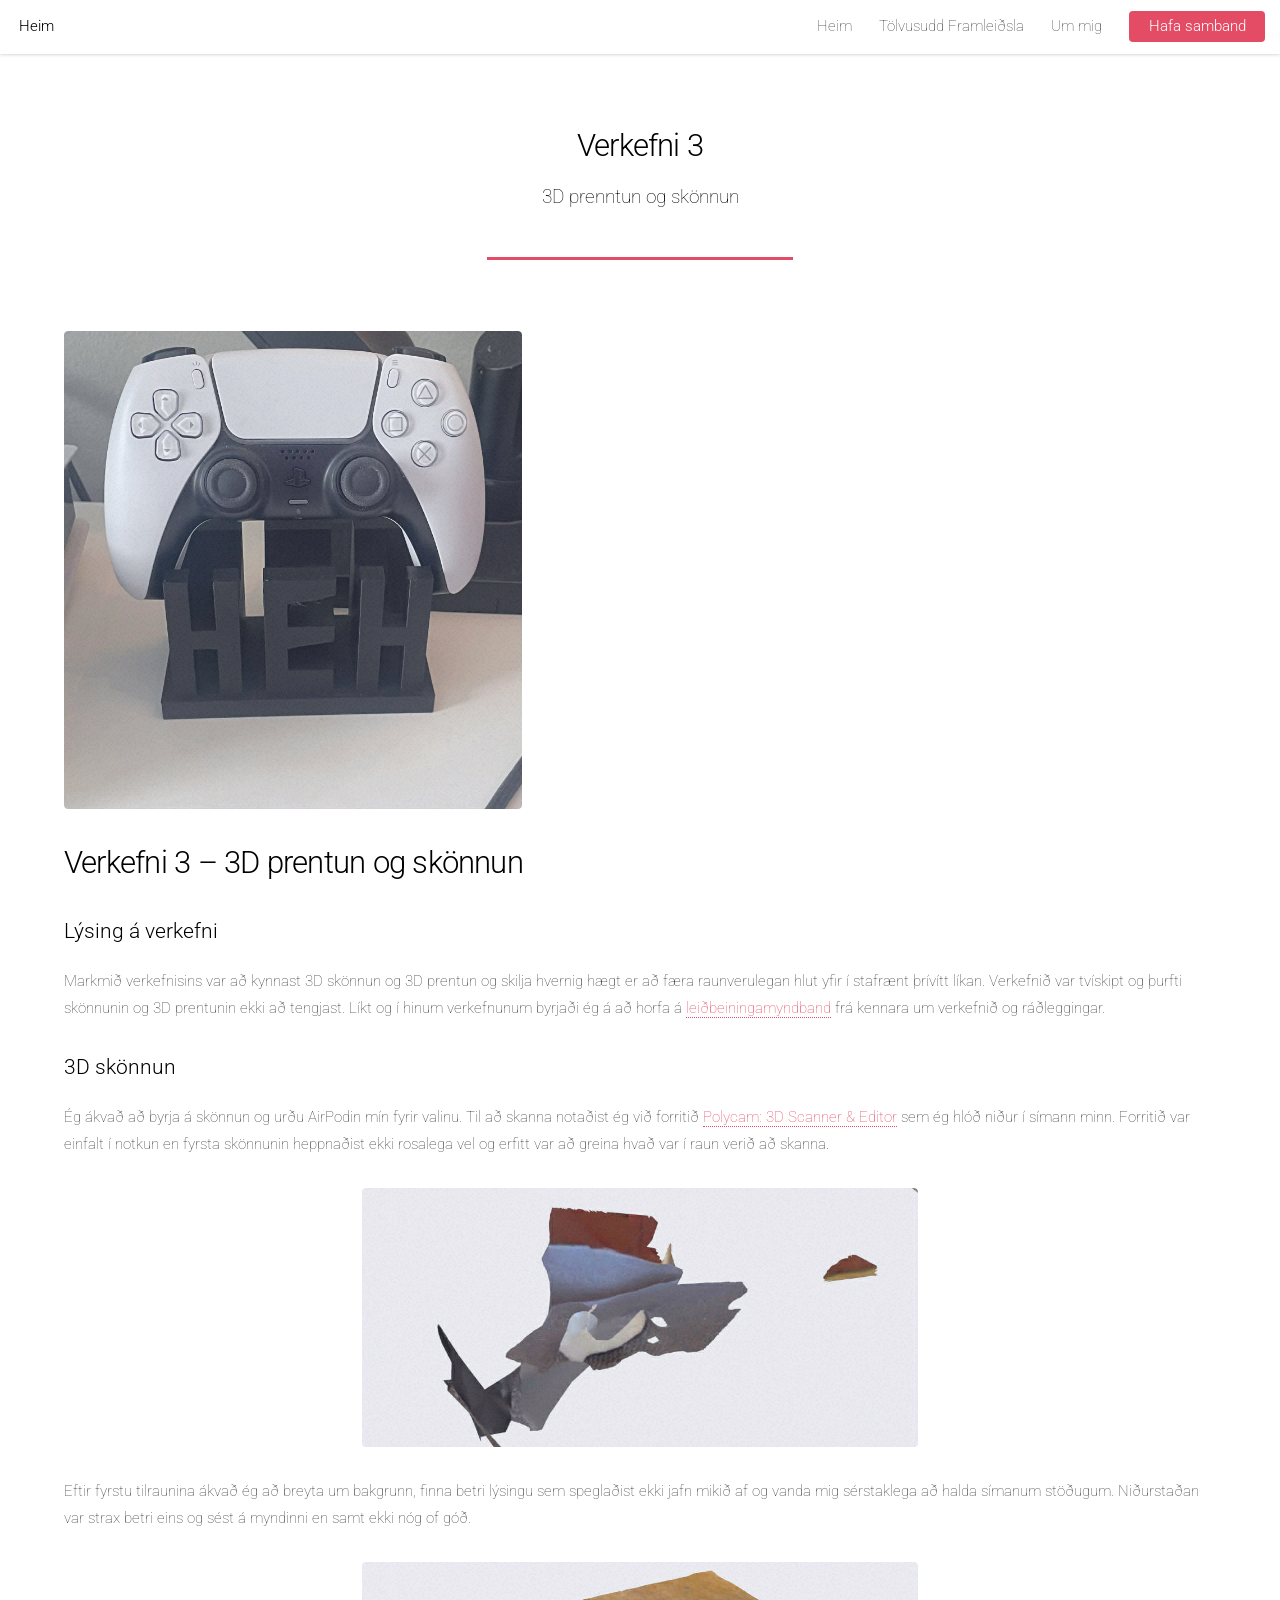
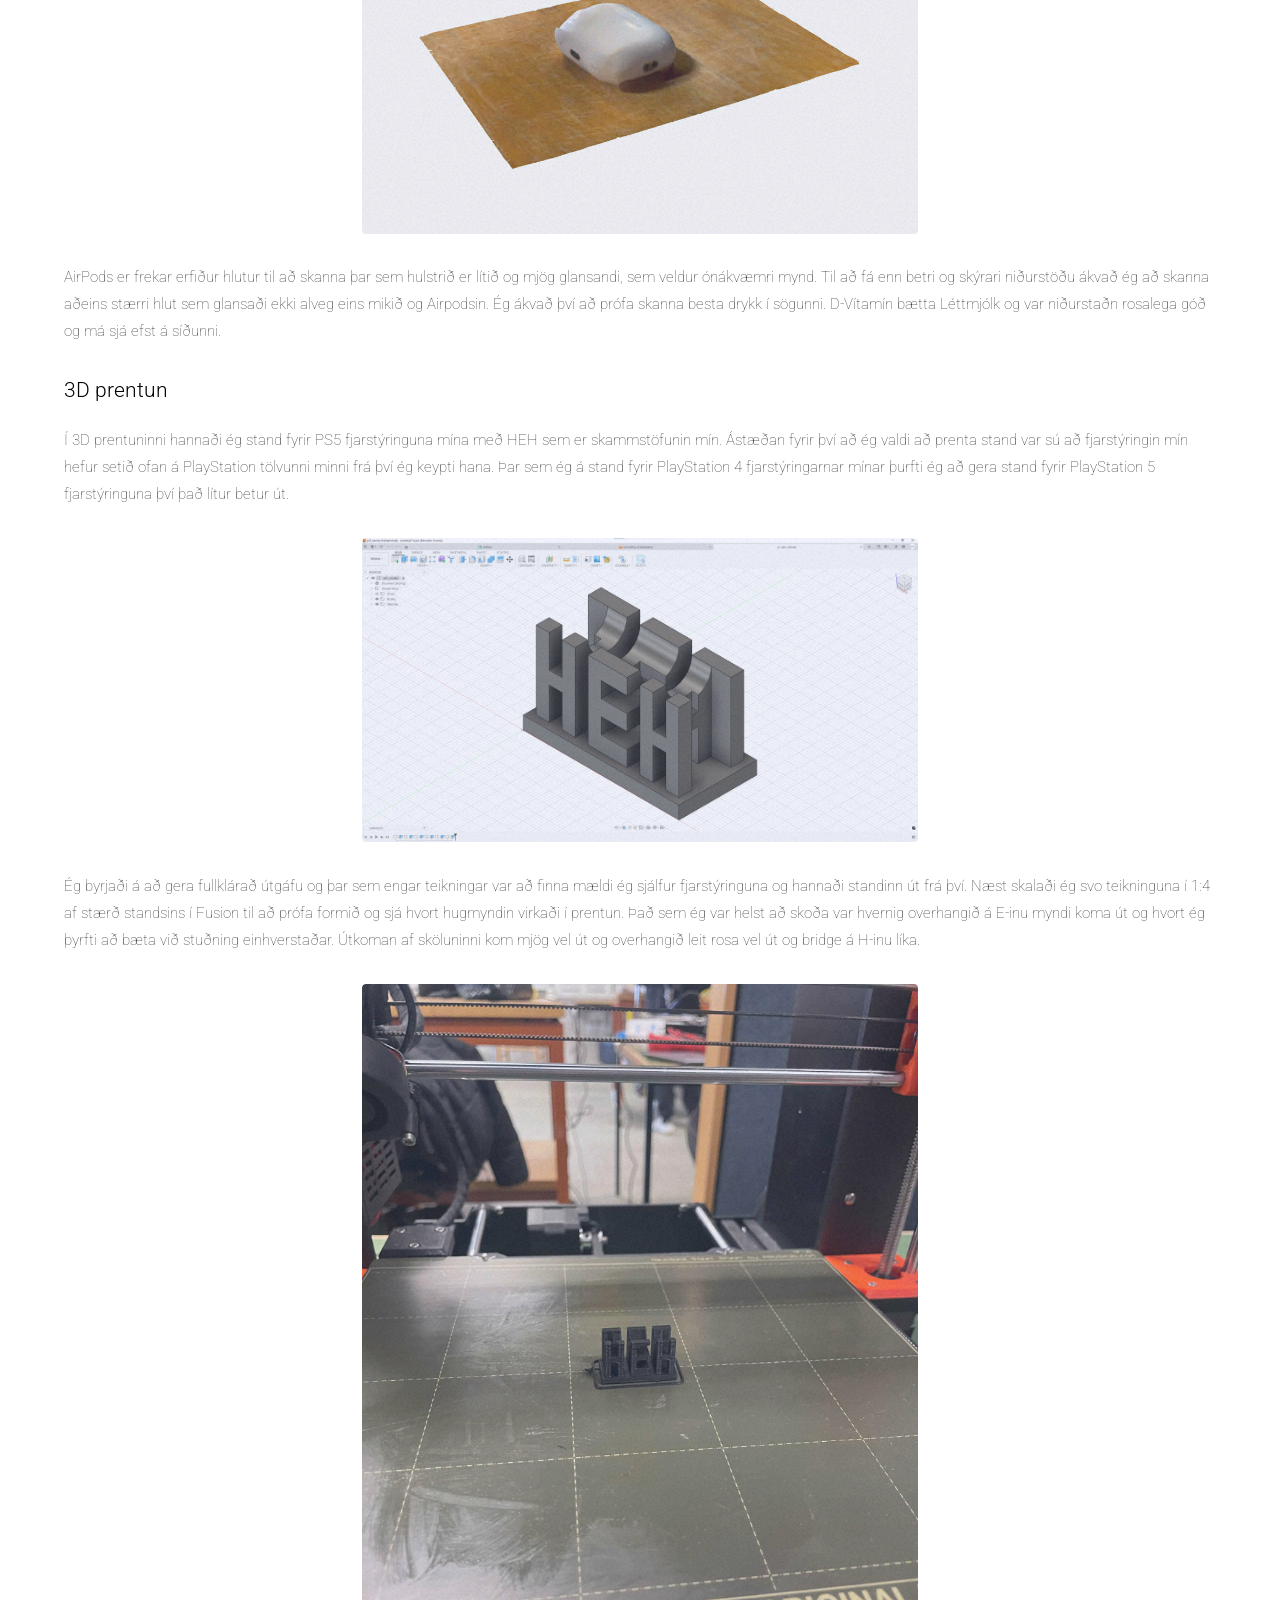
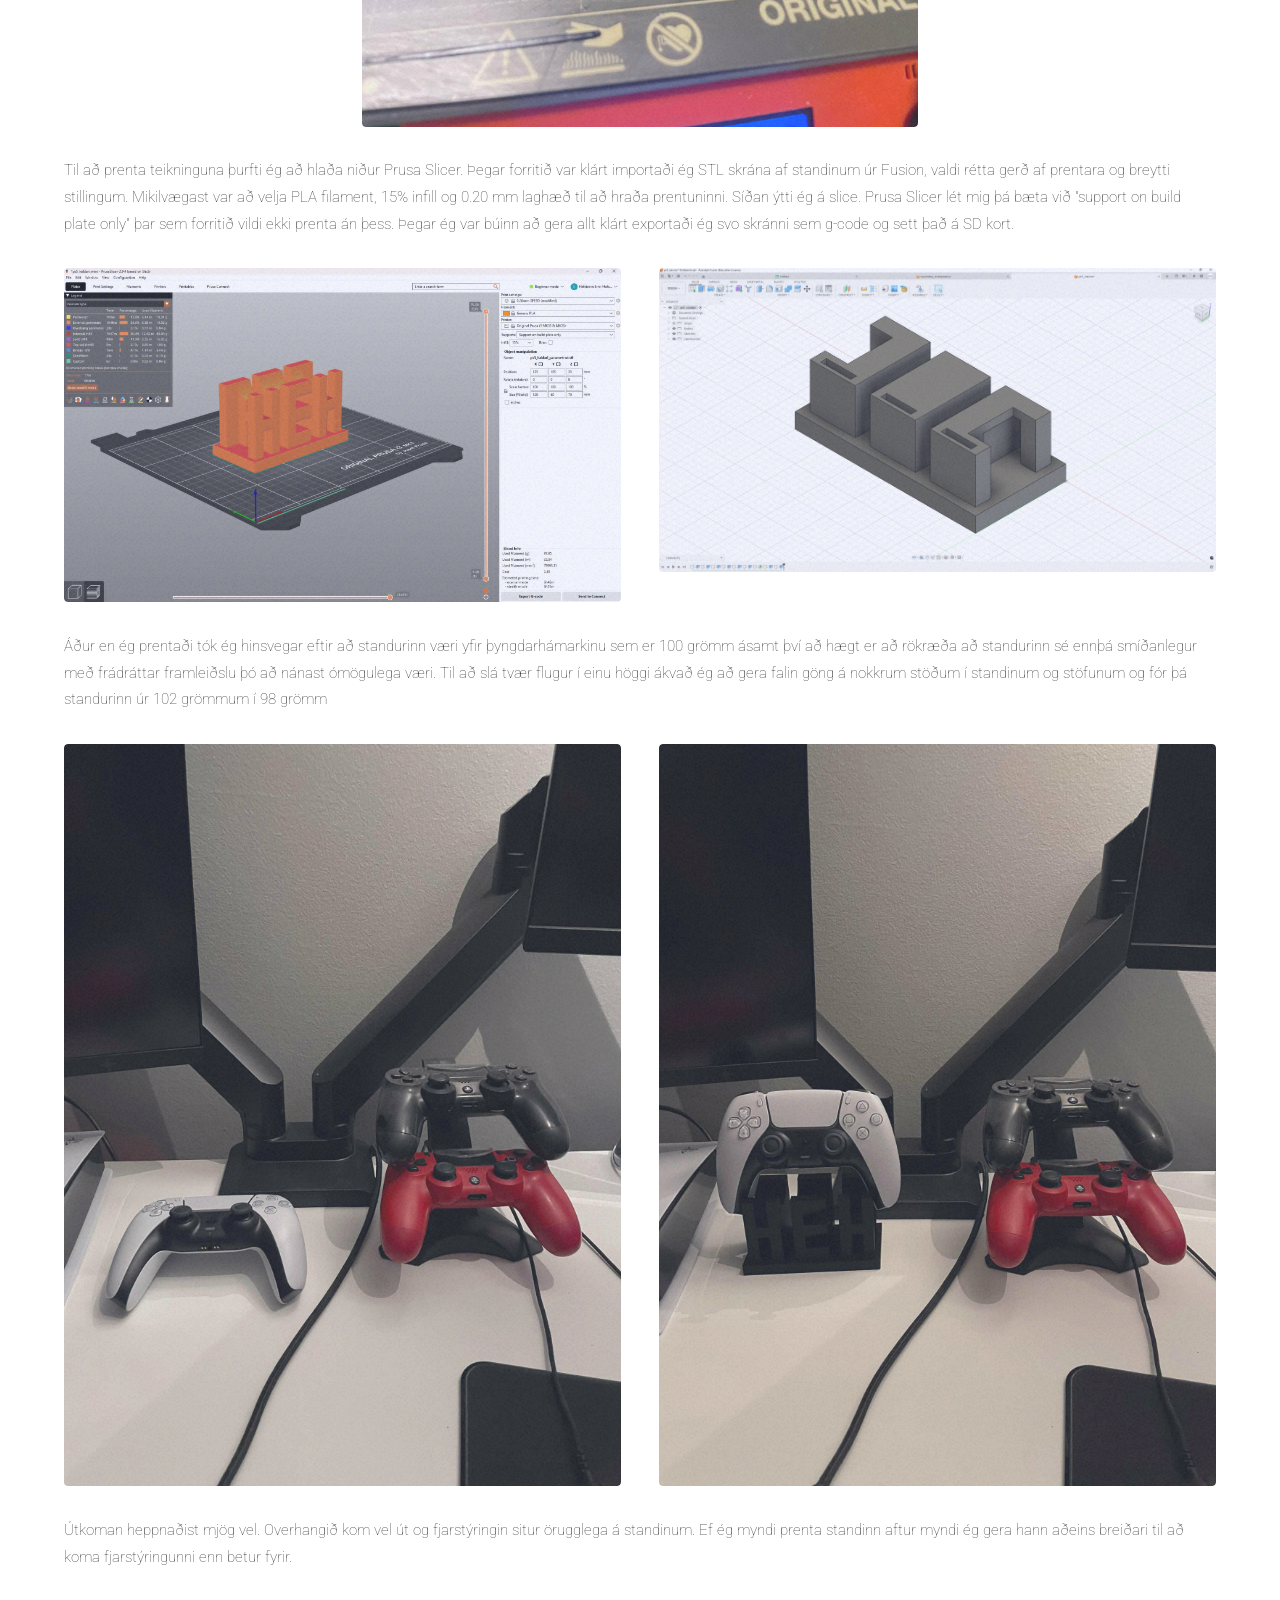
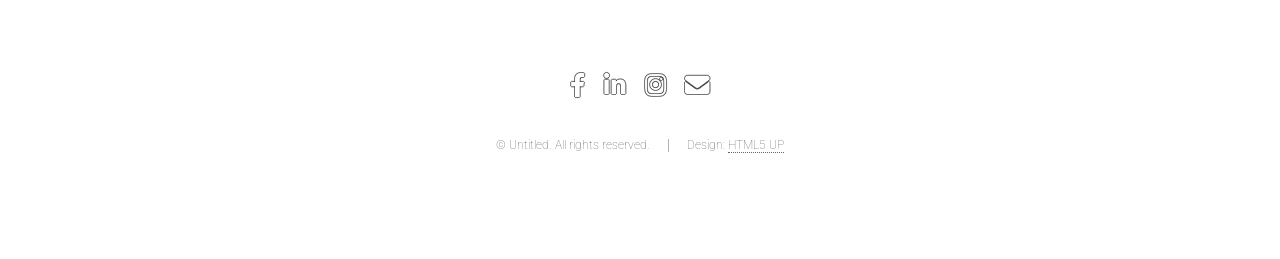
<file: no-sidebar.html>
<!DOCTYPE HTML>
<!--
	Landed by HTML5 UP
	html5up.net | @ajlkn
	Free for personal and commercial use under the CCA 3.0 license (html5up.net/license)
-->
<html>
	<head>
		<title>Hafsteins Web</title>
		<meta charset="utf-8" />
		<meta name="viewport" content="width=device-width, initial-scale=1, user-scalable=no" />
		<link rel="stylesheet" href="assets/css/main.css" />
		<noscript><link rel="stylesheet" href="assets/css/noscript.css" /></noscript>
	</head>
	<body class="is-preload">
		<div id="page-wrapper">

			<!-- Header -->
			<header id="header">
				<h1 id="logo"><a href="index.html">Heim</a></h1>
				<nav id="nav">
					<ul>
						<li><a href="index.html">Heim</a></li>
						<li>
							<a href="#">Tölvusudd Framleiðsla</a>
							<ul>
								<li><a href="left-sidebar.html">Verkefni 1</a></li>
								<li><a href="right-sidebar.html">Verkefni 2</a></li>
								<li><a href="no-sidebar.html">Verkefni 3</a></li>
								<li>
									<a href="https://jovan0008.github.io/Tolvustudd-Framleidsla-Lokaverkefni/">Lokaverkefni</a>
								</li>
							</ul>
						</li>
						<li><a href="elements.html">Um mig</a></li>
						<li><a href="index.html#six" class="button primary">Hafa samband</a></li>
					</ul>
				</nav>
			</header>

			<!-- Main -->
				<div id="main" class="wrapper style1">
					<div class="container">
						<header class="major">
							<h2>Verkefni 3</h2>
							<p>3D prenntun og skönnun</p>
						</header>

						<!-- Content -->
							<section id="content">

								<div class="row">
									
									<!-- Mynd -->
									<div class="col-5 col-12-small">
										<span class="image fit">
											<img src="images/standurser" alt="PS fjarstýringar"
											style="height:px; object-fit:cover; object-position:center bottom;" />
										</span>
									</div>

									<!-- 3D skönnun -->
									<div class="col-7 col-12-small">
										<div style="background-color:#ffffff; padding: 1em; text-align:center;">
											<iframe 
												src="https://poly.cam/capture/E838CF31-5B47-49FA-B74D-0FCD6B6CF841"
												title="3D skönnun - Mjólk"
												style="width:100%; height:400px; border:none;"
												allowfullscreen>
											</iframe>
										</div>
									</div>

								</div>
							<h2>Verkefni 3 – 3D prentun og skönnun</h2>

									<h3>Lýsing á verkefni</h3>
									<p>
									Markmið verkefnisins var að kynnast 3D skönnun og 3D prentun og skilja hvernig
									hægt er að færa raunverulegan hlut yfir í stafrænt þrívítt líkan. Verkefnið
									var tvískipt og þurfti skönnunin og 3D prentunin ekki að tengjast. Líkt og í
									hinum verkefnunum byrjaði ég á að horfa á <a href="https://www.youtube.com/watch?v=HTkwUh3QnQk&t=3s" target="_blank" rel="noopener">leiðbeiningamyndband</a> 
									 frá kennara
									um verkefnið og ráðleggingar.
									</p>

									<h3>3D skönnun</h3>
									<p>
									Ég ákvað að byrja á skönnun og urðu AirPodin mín fyrir valinu. Til að skanna
									notaðist ég við forritið <a href="https://poly.cam/" target="_blank" rel="noopener">Polycam: 3D Scanner & Editor</a> 
									sem ég hlóð niður í
									símann minn. Forritið var einfalt í notkun en fyrsta skönnunin heppnaðist
									ekki rosalega vel og erfitt var að greina hvað var í raun verið að skanna.
									</p>

									<div class="row">
										<div class="col-6 col-12-small off-3">
											<span class="image fit">
												<img src="images/skanni_1.jpg" alt="Fyrsta tilraun að skanna AirPods" />
											</span>
										</div>
									</div>


									<p>
									Eftir fyrstu tilraunina ákvað ég að breyta um bakgrunn, finna betri lýsingu
									sem speglaðist ekki jafn mikið af og vanda mig sérstaklega að halda símanum stöðugum.
									Niðurstaðan var strax betri eins og sést á myndinni en samt ekki nóg of góð.
									</p>

									<div class="row">
										<div class="col-6 col-12-small off-3">
											<span class="image fit">
												<img src="images/skanni_2.jpg" alt="Fyrsta tilraun að skanna AirPods" />
											</span>
										</div>
									</div>
									<p>
									AirPods er frekar erfiður hlutur til að skanna þar sem hulstrið
									er lítið og mjög glansandi, sem veldur ónákvæmri mynd. Til að fá enn betri og skýrari niðurstöðu ákvað ég að skanna aðeins stærri hlut sem 
									glansaði ekki alveg eins mikið og Airpodsin. Ég ákvað því að prófa skanna besta
									drykk í sögunni. D-Vítamín bætta Léttmjólk og var niðurstaðn rosalega góð og má sjá efst á síðunni.
									</p>
									
									
									<h3>3D prentun</h3>
									<p>
									Í 3D prentuninni hannaði ég stand fyrir PS5 fjarstýringuna mína með HEH sem er skammstöfunin mín. 
									Ástæðan fyrir því að ég valdi að prenta stand var sú að fjarstýringin mín hefur setið ofan á PlayStation tölvunni minni frá því 
									ég keypti hana. Þar sem ég á stand fyrir PlayStation 4 fjarstýringarnar mínar þurfti ég að gera stand fyrir PlayStation 5 fjarstýringuna því það 
									lítur betur út.
									</p>
									<!-- Mynd: Fusion fullklárað módel -->
									<div class="row">
										<div class="col-6 col-12-small off-3">
											<span class="image fit">
												<img src="images/Fusion_mynd.jpg" alt="Fullklárað módel í Fusion" />
											</span>
										</div>
									</div>
									<p>
									Ég byrjaði á að gera fullklárað útgáfu og þar sem engar teikningar var að finna mældi ég sjálfur fjarstýringuna og hannaði standinn út frá því.
									Næst skalaði ég svo teikninguna í 1:4 af stærð standsins í Fusion til að prófa formið og sjá hvort hugmyndin virkaði í prentun. 
									Það sem ég var helst að skoða var hvernig overhangið á E-inu myndi koma út og hvort ég þyrfti að bæta við stuðning einhverstaðar. 
									Útkoman af sköluninni kom mjög vel út og overhangið leit rosa vel út og bridge á H-inu líka.
									</p>
									<!-- Mynd: Skölun 1:4 -->
									<div class="row">
										<div class="col-6 col-12-small off-3">
											<span class="image fit">
												<img src="images/mini_HEH.jpg" alt="1:4 skölun af standinum" />
											</span>
										</div>
									</div>
									<p>
									Til að prenta teikninguna þurfti ég að hlaða niður Prusa Slicer. Þegar forritið var klárt importaði ég STL skrána af standinum úr Fusion, 
									valdi rétta gerð af prentara og breytti stillingum. Mikilvægast var að velja PLA filament, 15% infill og 0.20 mm laghæð til að hraða prentuninni. 
									Síðan ýtti ég á slice. Prusa Slicer lét mig þá bæta við "support on build plate only" þar sem forritið vildi ekki prenta án þess.
									Þegar ég var búinn að gera allt klárt exportaði ég svo skránni sem g-code og sett það á SD kort. 
									</p>
									<!-- Mynd: Prusa Slicer stillingar -->
									<div class="row">
										<div class="col-6 col-12-small">
											<span class="image fit">
												<img src="images/prsa_slicer" alt="Standur fyrir prentun" />
											</span>
										</div>
										<div class="col-6 col-12-small">
											<span class="image fit">
													<img src="images/reductive_boom.jpg" alt="Fullprentaður standur" />
											</span>
										</div>
									</div>
									<p>
									Áður en ég 
									prentaði tók ég hinsvegar eftir að standurinn væri yfir þyngdarhámarkinu sem er 100 grömm ásamt því að hægt er að rökræða 
									að standurinn sé ennþá smíðanlegur með frádráttar framleiðslu þó að nánast ómögulega væri. Til að slá tvær flugur í einu höggi 
									ákvað ég að gera falin göng á nokkrum stöðum í standinum og stöfunum og fór þá standurinn úr 102 grömmum í 98 grömm
									</p>
									<!-- Myndir: Fyrir og eftir -->
									<div class="row">
										<div class="col-6 col-12-small">
											<span class="image fit">
												<img src="images/fyrir_boom.jpg" alt="Standur fyrir prentun" />
											</span>
										</div>
										<div class="col-6 col-12-small">
											<span class="image fit">
												<img src="images/boom.jpg" alt="Fullprentaður standur" />
											</span>
										</div>
									</div>
									<p>
									Útkoman heppnaðist mjög vel. Overhangið kom vel út og fjarstýringin situr örugglega á standinum. 
									Ef ég myndi prenta standinn aftur myndi ég gera hann aðeins breiðari til að koma fjarstýringunni enn betur fyrir.
									</p>
			<!-- Footer -->
				<footer id="footer">
					<ul class="icons">
						<li><a href="https://www.facebook.com/p/Hafsteinn-Ernir-Hafsteinsson-100005698501778/" class="icon brands alt fa-facebook-f"><span class="label">Facebook</span></a></li>
						<li><a href="https://www.linkedin.com/in/hafsteinn-ernir-hafsteinsson-711615389/" class="icon brands alt fa-linkedin-in"><span class="label">LinkedIn</span></a></li>
						<li><a href="https://www.instagram.com/hafsteinnernir/" class="icon brands alt fa-instagram"><span class="label">Instagram</span></a></li>
						<li><a href="mailto:ernir1012@gmail.com" class="icon solid alt fa-envelope"><span class="label">Email</span></a></li>
					</ul>
					<ul class="copyright">
						<li>&copy; Untitled. All rights reserved.</li><li>Design: <a href="http://html5up.net">HTML5 UP</a></li>
					</ul>
				</footer>

		</div>

		<!-- Scripts -->
			<script src="assets/js/jquery.min.js"></script>
			<script src="assets/js/jquery.scrolly.min.js"></script>
			<script src="assets/js/jquery.dropotron.min.js"></script>
			<script src="assets/js/jquery.scrollex.min.js"></script>
			<script src="assets/js/browser.min.js"></script>
			<script src="assets/js/breakpoints.min.js"></script>
			<script src="assets/js/util.js"></script>
			<script src="assets/js/main.js"></script>

	</body>
</html>
</file>
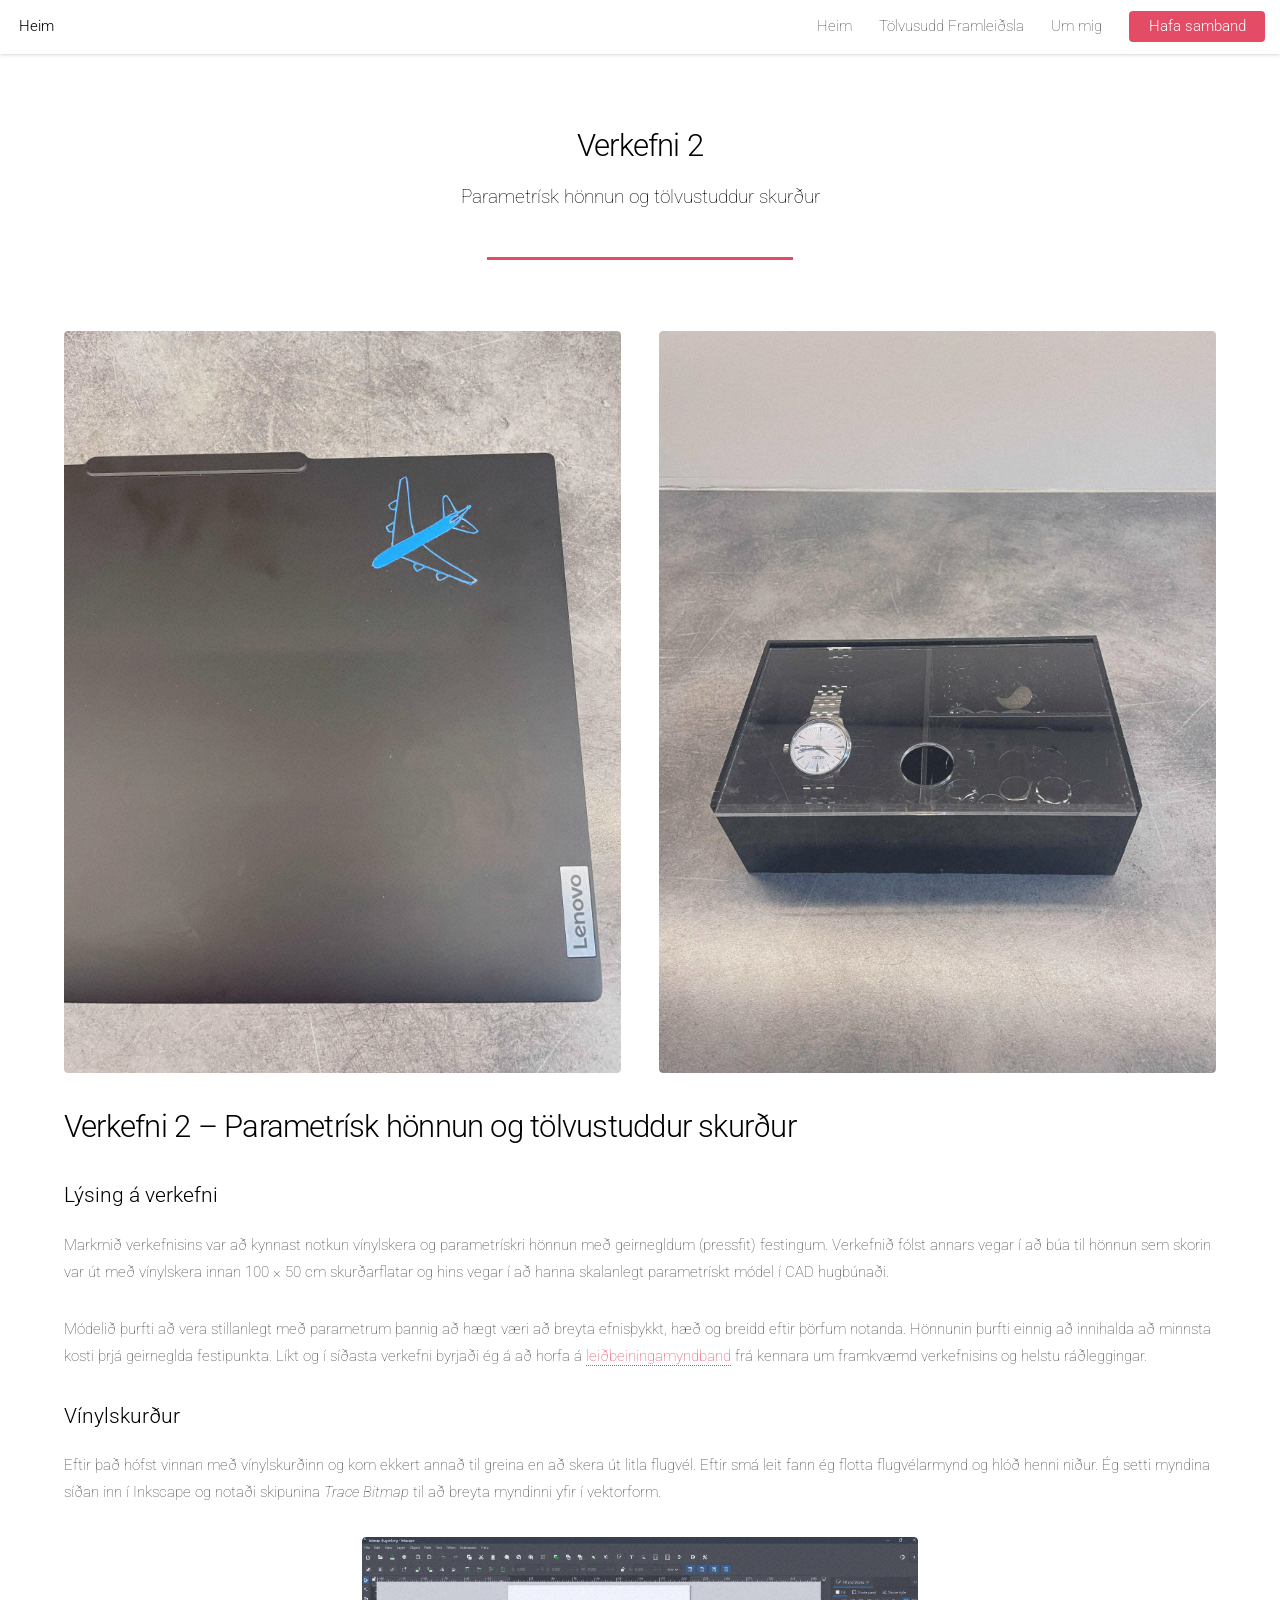
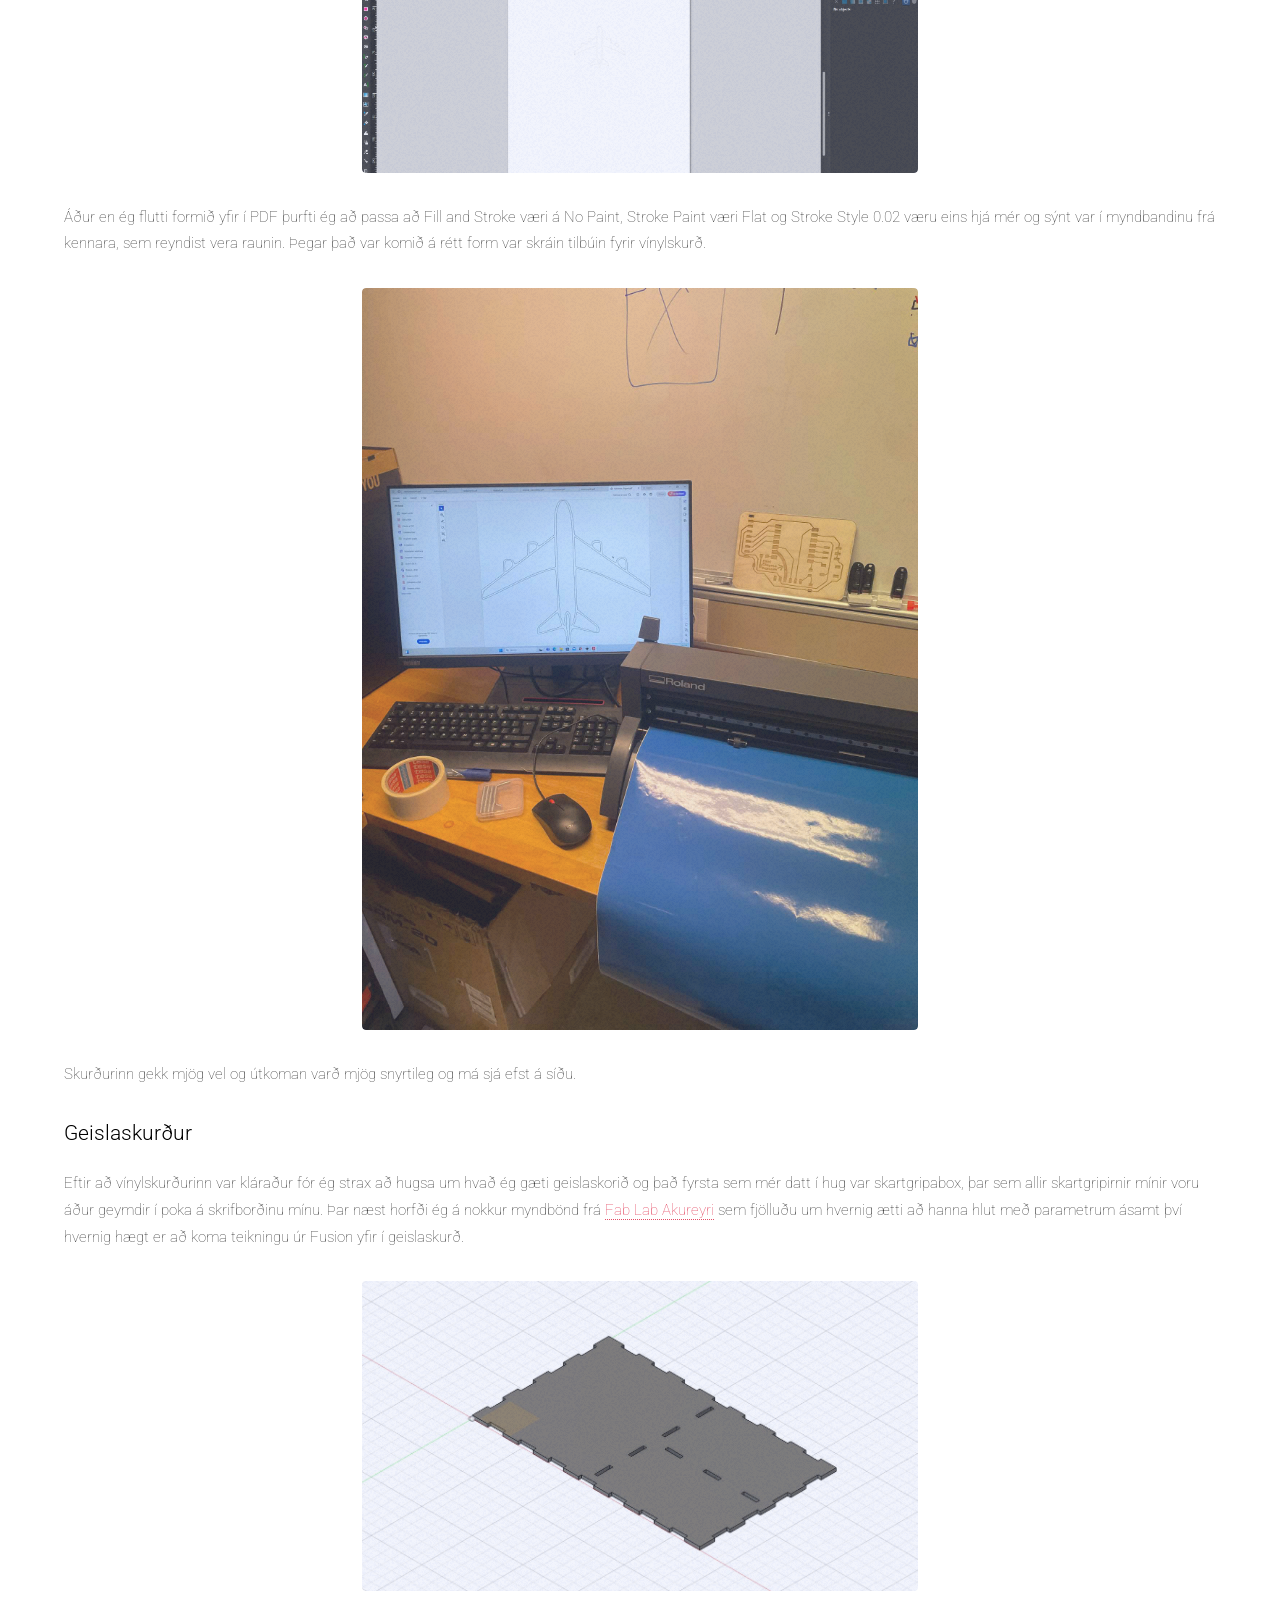
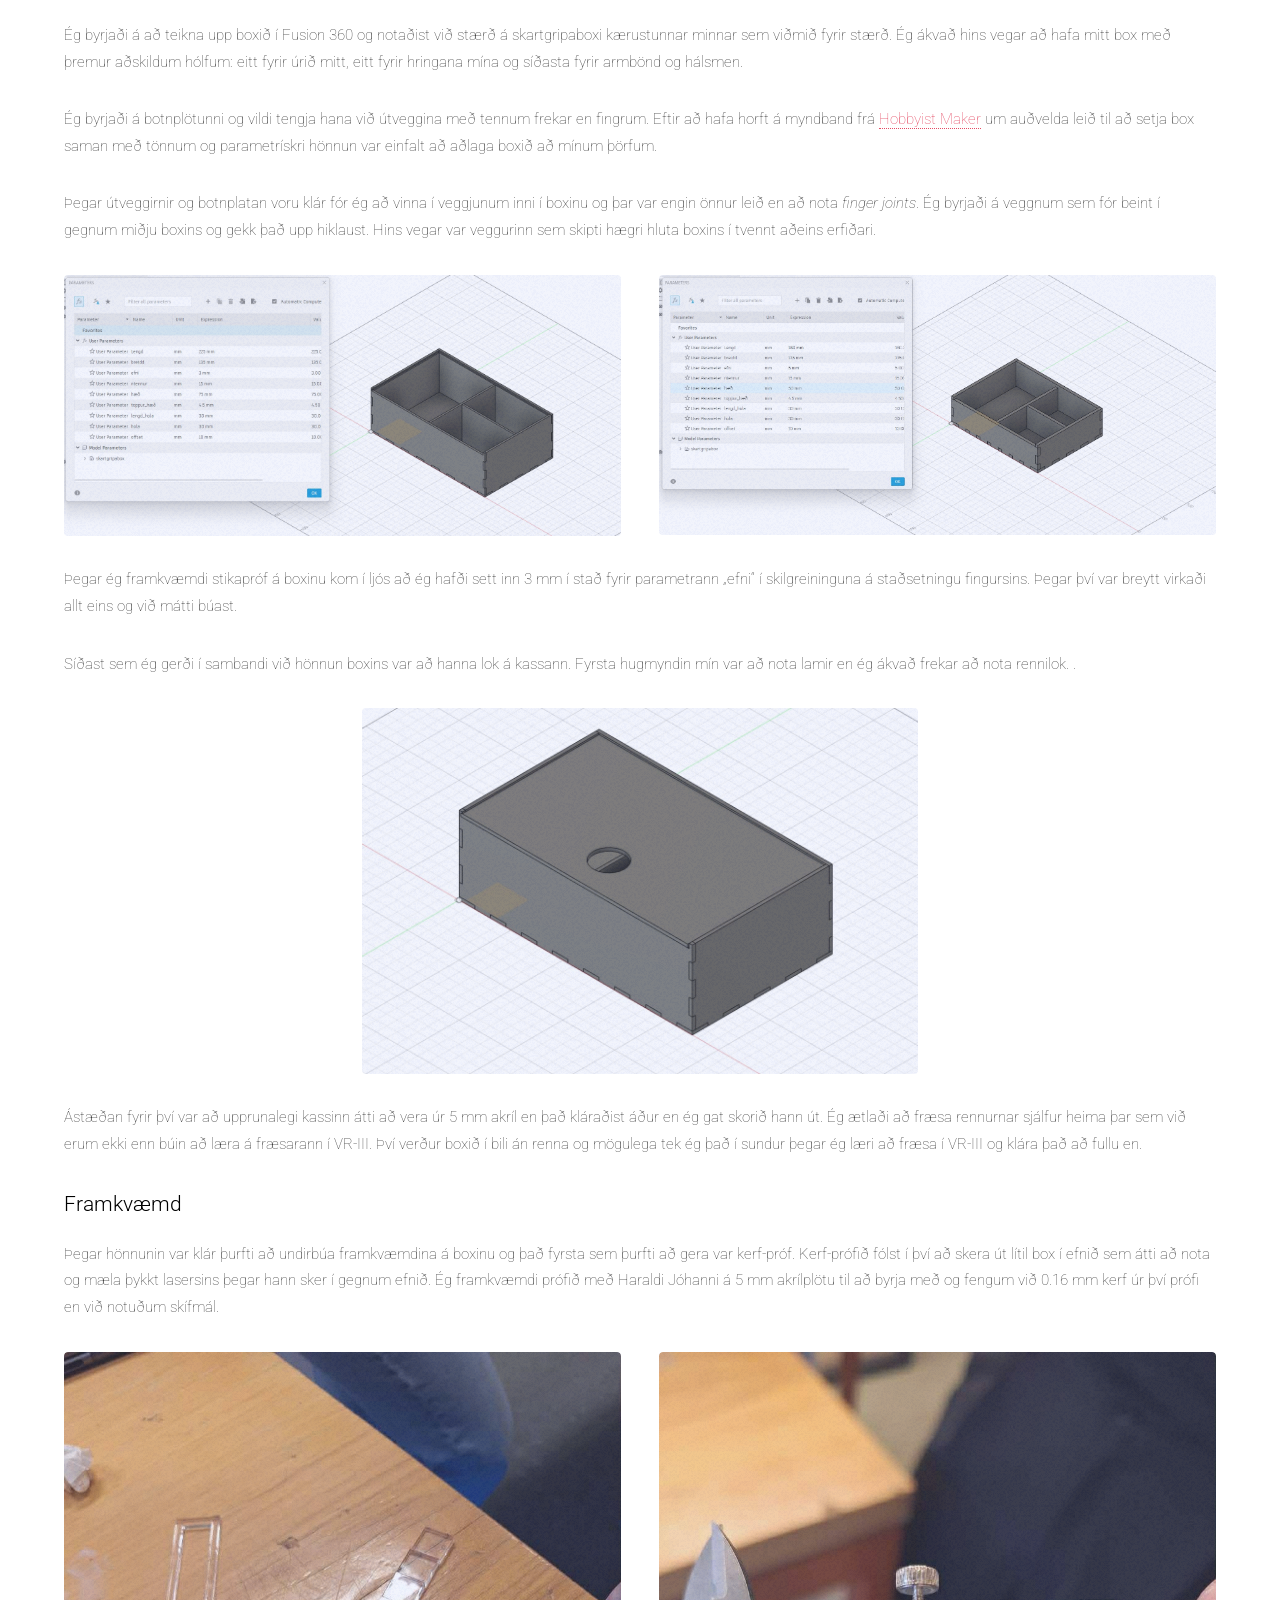
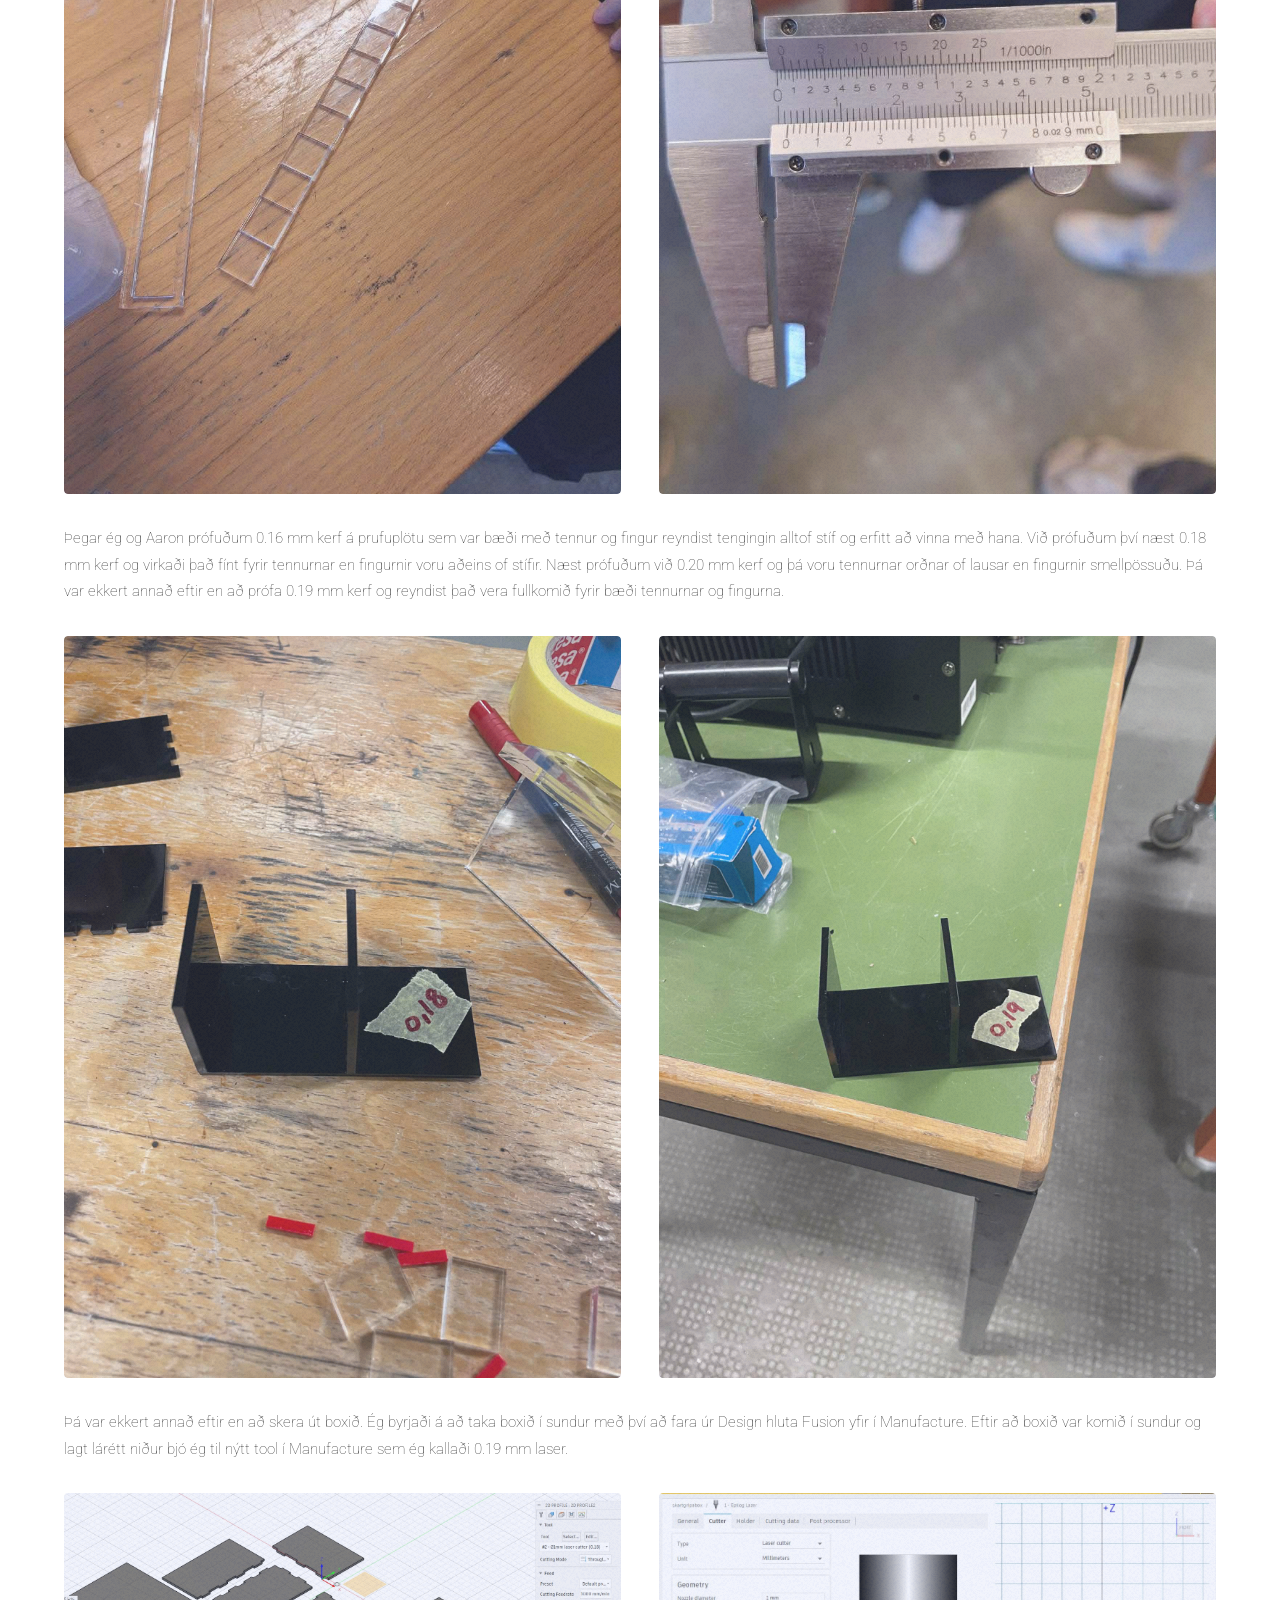
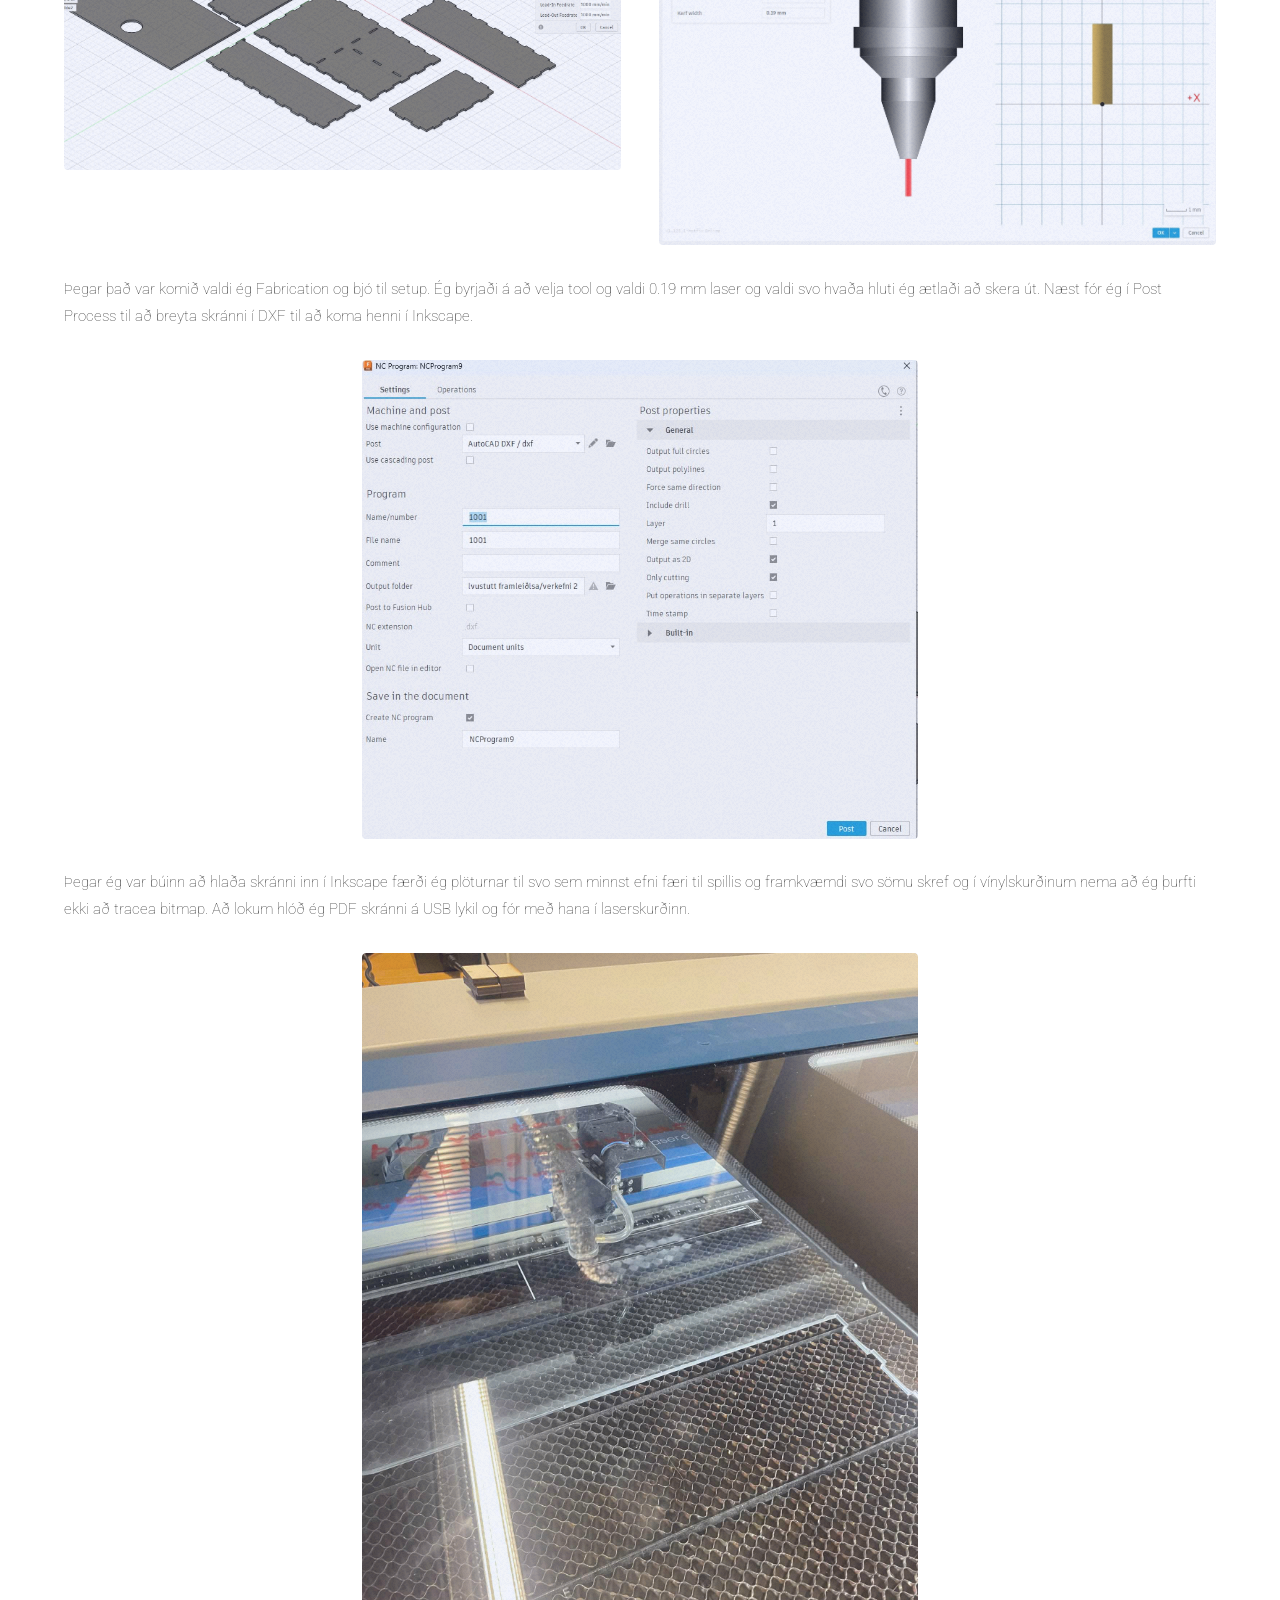
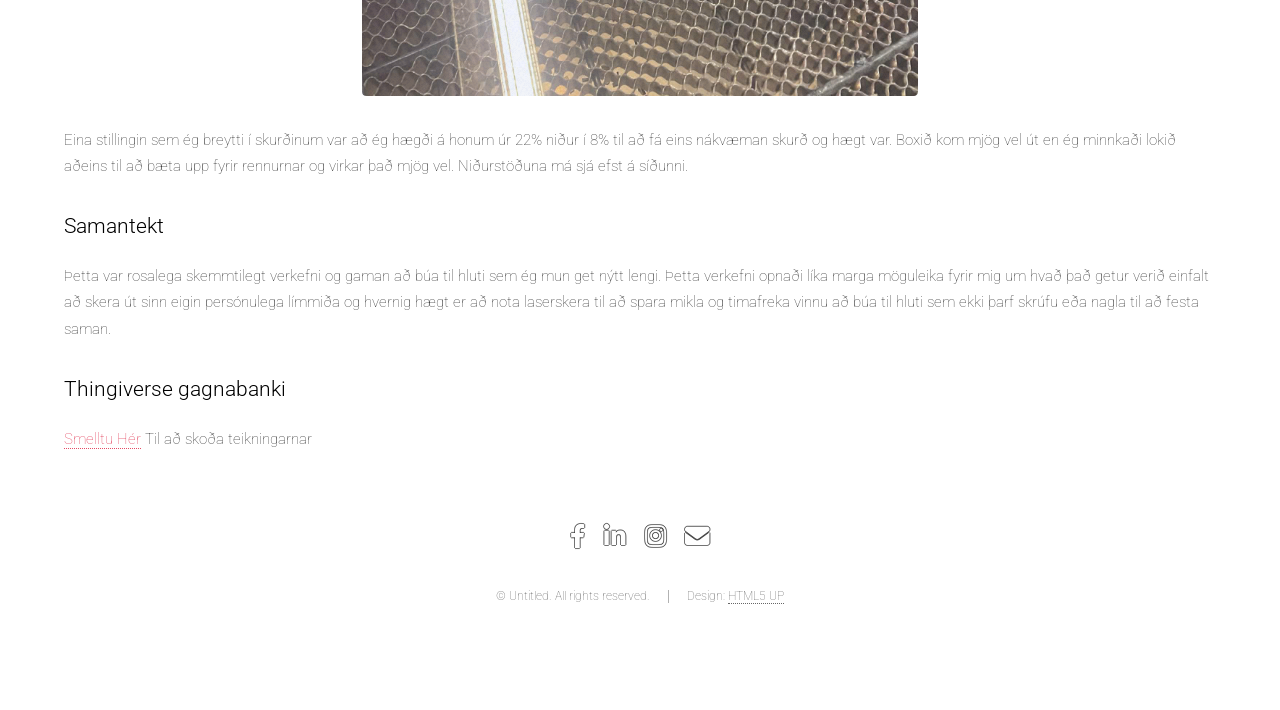
<file: right-sidebar.html>
<!DOCTYPE HTML>
<!--
	Landed by HTML5 UP
	html5up.net | @ajlkn
	Free for personal and commercial use under the CCA 3.0 license (html5up.net/license)
-->
<html>
	<head>
		<title>Vefsíðannn</title>
		<meta charset="utf-8" />
		<meta name="viewport" content="width=device-width, initial-scale=1, user-scalable=no" />
		<link rel="stylesheet" href="assets/css/main.css" />
		<noscript><link rel="stylesheet" href="assets/css/noscript.css" /></noscript>
	</head>
	<body class="is-preload">
		<div id="page-wrapper">

			<!-- Header -->
			<header id="header">
				<h1 id="logo"><a href="index.html">Heim</a></h1>
				<nav id="nav">
					<ul>
						<li><a href="index.html">Heim</a></li>
						<li>
							<a href="#">Tölvusudd Framleiðsla</a>
							<ul>
								<li><a href="left-sidebar.html">Verkefni 1</a></li>
								<li><a href="right-sidebar.html">Verkefni 2</a></li>
								<li><a href="no-sidebar.html">Verkefni 3</a></li>
								<li>
									<a href="https://jovan0008.github.io/Tolvustudd-Framleidsla-Lokaverkefni/">Lokaverkefni</a>
								</li>
							</ul>
						</li>
						<li><a href="elements.html">Um mig</a></li>
						<li><a href="index.html#six" class="button primary">Hafa samband</a></li>
					</ul>
				</nav>
			</header>

			<!-- Main -->
				<div id="main" class="wrapper style1">
					<div class="container">
						<header class="major">
							<h2>Verkefni 2</h2>
							<p>Parametrísk hönnun og tölvustuddur skurður</p>
						</header>	
							
								<section id="content">

										<div class="row">
											<div class="col-6 col-12-small">
												<span class="image fit">
													<img src="images/vinyllimiði" alt="Mynd 1" />
												</span>
											</div>

											<div class="col-6 col-12-small">
												<span class="image fit">
													<img src="images/boxid.jpg" alt="Mynd 2" />
												</span>
											</div>
										</div>

									<h2>Verkefni 2 – Parametrísk hönnun og tölvustuddur skurður</h2>

									<h3>Lýsing á verkefni</h3>
									<p>
									Markmið verkefnisins var að kynnast notkun vínylskera og parametrískri hönnun með geirnegldum (pressfit) festingum. 
									Verkefnið fólst annars vegar í að búa til hönnun sem skorin var út með vínylskera innan 100 × 50 cm skurðarflatar og 
									hins vegar í að hanna skalanlegt parametrískt módel í CAD hugbúnaði.
									</p>

									<p>
									Módelið þurfti að vera stillanlegt með parametrum þannig að hægt væri að breyta efnisþykkt, hæð og breidd eftir þörfum notanda.
									Hönnunin þurfti einnig að innihalda að minnsta kosti þrjá geirneglda festipunkta. Líkt og í síðasta verkefni byrjaði ég á að horfa á
									<a href="https://www.youtube.com/watch?v=HTkwUh3QnQk&t=3s" target="_blank" rel="noopener">leiðbeiningamyndband</a> frá kennara um framkvæmd verkefnisins og helstu ráðleggingar.
									</p>

									<h3>Vínylskurður</h3>
									<p>
									Eftir það hófst vinnan með vínylskurðinn og kom ekkert annað til greina en að skera út litla flugvél. Eftir smá leit fann ég 
									flotta flugvélarmynd og hlóð henni niður. Ég setti myndina síðan inn í Inkscape og notaði skipunina <em>Trace Bitmap</em> til að 
									breyta myndinni yfir í vektorform.
									</p>

									<!-- Mynd: Inkscape -->
									<div class="row">
										<div class="col-6 col-12-small off-3">
											<span class="image fit">
												<img src="images/inkscape" alt="Flugvélarmynd unnin í Inkscape" />
											</span>
										</div>
									</div>

									<p>
									Áður en ég flutti formið yfir í PDF þurfti ég að passa að Fill and Stroke væri á No Paint, Stroke Paint væri Flat og Stroke Style 0.02 væru eins hjá mér og sýnt var í myndbandinu frá kennara,
									sem reyndist vera raunin. Þegar það var komið á rétt form var skráin tilbúin fyrir vínylskurð.
									</p>

									<!-- Mynd: Vínylskeri -->
									<div class="row">
										<div class="col-6 col-12-small off-3">
											<span class="image fit">
												<img src="images/vinyluppsetning.jpg" alt="Uppsetning á vínylskera fyrir skurð" />
											</span>
										</div>
									</div>

									<p>
									Skurðurinn gekk mjög vel og útkoman varð mjög snyrtileg og má sjá efst á síðu.
									</p>

								<h3>Geislaskurður</h3>
									<p>
									Eftir að vínylskurðurinn var kláraður fór ég strax að hugsa um hvað ég gæti geislaskorið og það fyrsta sem mér datt í hug
									var skartgripabox, þar sem allir skartgripirnir mínir voru áður geymdir í poka á skrifborðinu mínu. Þar næst horfði ég á
									nokkur myndbönd frá <a href="https://www.youtube.com/watch?v=yhHhSVoL1RQ&list=PLKOxluKQR2PLucnLX6aH98TfmjZO_TJWj" target="_blank" rel="noopener">Fab Lab Akureyri</a> sem fjölluðu um hvernig ætti að hanna hlut með parametrum ásamt því hvernig
									hægt er að koma teikningu úr Fusion yfir í geislaskurð.
									</p>

									<div class="row">
										<div class="col-6 col-12-small off-3">
											<span class="image fit">
												<img src="images/botnplata.jpg" alt="Fyrstu hugmyndir að skartgripaboxi í Fusion" />
											</span>
										</div>
									</div>

									<p>
									Ég byrjaði á að teikna upp boxið í Fusion 360 og notaðist við stærð á skartgripaboxi kærustunnar minnar sem
									viðmið fyrir stærð. Ég ákvað hins vegar að hafa mitt box með þremur aðskildum hólfum: eitt fyrir úrið mitt,
									eitt fyrir hringana mína og síðasta fyrir armbönd og hálsmen.
									</p>

									<p>
									Ég byrjaði á botnplötunni og vildi tengja hana við útveggina með tennum frekar en fingrum. Eftir að hafa horft
									á myndband frá <a href="https://www.youtube.com/watch?v=PmXiOijHbl0" target="_blank" rel="noopener">Hobbyist Maker</a> 
									um auðvelda leið til að setja box saman með tönnum og parametrískri hönnun var
									einfalt að aðlaga boxið að mínum þörfum.
									</p>

									<p>
									Þegar útveggirnir og botnplatan voru klár fór ég að vinna í veggjunum inni í boxinu og þar var engin önnur leið
									en að nota <em>finger joints</em>. Ég byrjaði á veggnum sem fór beint í gegnum miðju boxins og gekk það upp
									hiklaust. Hins vegar var veggurinn sem skipti hægri hluta boxins í tvennt aðeins erfiðari.
									</p>

									<!-- Myndir: Fusion módel -->
									<div class="row">
										<div class="col-6 col-12-small">
											<span class="image fit">
												<img src="images/breyting_para1.jpg" alt="Fullklárað módel af boxinu í Fusion" />
											</span>
										</div>

										<div class="col-6 col-12-small">
											<span class="image fit">
												<img src="images/breyting_para2.jpg" alt="Innri skipting boxins í Fusion" />
											</span>
										</div>
									</div>

									<p>
									Þegar ég framkvæmdi stikapróf á boxinu kom í ljós að ég hafði sett inn 3 mm í stað fyrir parametrann
									„efni“ í skilgreininguna á staðsetningu fingursins. Þegar því var breytt virkaði allt eins og við mátti búast.
									</p>


									<p>
									Síðast sem ég gerði í sambandi við hönnun boxins var að hanna lok á kassann. Fyrsta hugmyndin mín var að
									nota lamir en ég ákvað frekar að nota rennilok. .
									</p>
										<div class="row">
										<div class="col-6 col-12-small off-3">
											<span class="image fit">
												<img src="images/lokaboxfusion.jpg" alt="Fyrstu hugmyndir að skartgripaboxi í Fusion" />
											</span>
										</div>
									</div>
									<p>
									Ástæðan fyrir því var að upprunalegi kassinn átti að vera úr 5 mm akríl en það kláraðist
									áður en ég gat skorið hann út. Ég ætlaði að fræsa rennurnar sjálfur heima þar sem við erum ekki enn búin að
									læra á fræsarann í VR-III. Því verður boxið í bili án renna og mögulega tek ég það í sundur þegar ég læri að
									fræsa í VR-III og klára það að fullu en.
									</p>
									
									<h3>Framkvæmd</h3>

									<p>
									Þegar hönnunin var klár þurfti að undirbúa framkvæmdina á boxinu og það fyrsta sem þurfti að gera var kerf-próf.
									Kerf-prófið fólst í því að skera út lítil box í efnið sem átti að nota og mæla þykkt lasersins þegar hann sker í
									gegnum efnið. Ég framkvæmdi prófið með Haraldi Jóhanni á 5 mm akrílplötu til að byrja með og fengum við
									0.16 mm kerf úr því prófi en við notuðum skífmál.
									</p>

									<!-- Mynd: 0.16 kerf próf -->
									<div class="row">
										<div class="col-6 col-12-small">
											<span class="image fit">
												<img src="images/0.16kerf.jpg" alt="Fullklárað módel af boxinu í Fusion" />
											</span>
										</div>

										<div class="col-6 col-12-small">
											<span class="image fit">
												<img src="images/skífmál" alt="Innri skipting boxins í Fusion" />
											</span>
										</div>
									</div>

									<p>
									Þegar ég og Aaron prófuðum 0.16 mm kerf á prufuplötu sem var bæði með tennur og fingur reyndist
									tengingin alltof stíf og erfitt að vinna með hana.
									Við prófuðum því næst 0.18 mm kerf og virkaði það fínt fyrir tennurnar en fingurnir voru aðeins of stífir.
									Næst prófuðum við 0.20 mm kerf og þá voru tennurnar orðnar of lausar en fingurnir smellpössuðu.
									Þá var ekkert annað eftir en að prófa 0.19 mm kerf og reyndist það vera fullkomið fyrir bæði
									tennurnar og fingurna.
									</p>

									<!-- Myndir: 0.18 og 0.20 kerf próf -->
									<div class="row">
										<div class="col-6 col-12-small">
											<span class="image fit">
												<img src="images/0.18kerf.jpg" alt="Kerf próf 0.18 mm" />
											</span>
										</div>

										<div class="col-6 col-12-small">
											<span class="image fit">
												<img src="images/0.19kerf.jpg" alt="Kerf próf 0.20 mm" />
											</span>
										</div>
									</div>

									<p>
									Þá var ekkert annað eftir en að skera út boxið. Ég byrjaði á að taka boxið í sundur með því að fara úr
									Design hluta Fusion yfir í Manufacture. Eftir að boxið var komið í sundur og lagt lárétt niður
									bjó ég til nýtt tool í Manufacture sem ég kallaði 0.19 mm laser.
									</p>

									<!-- Mynd: 0.16 kerf próf -->
									<div class="row">
										<div class="col-6 col-12-small">
											<span class="image fit">
												<img src="images/uppsetning_fusion.jpg" alt="Fullklárað módel af boxinu í Fusion" />
											</span>
										</div>

										<div class="col-6 col-12-small">
											<span class="image fit">
												<img src="images/fusionkerf.jpg" alt="Innri skipting boxins í Fusion" />
											</span>
										</div>
									</div>

									<p>
									Þegar það var komið valdi ég Fabrication og bjó til setup. Ég byrjaði á að velja tool og valdi
									0.19 mm laser og valdi svo hvaða hluti ég ætlaði að skera út. Næst fór ég í Post Process
									til að breyta skránni í DXF til að koma henni í Inkscape.
									</p>

									<!-- Mynd: DXF export -->
									<div class="row">
										<div class="col-6 col-12-small off-3">
											<span class="image fit">
												<img src="images/dxfbreyting.jpg" alt="Export í DXF úr Fusion" />
											</span>
										</div>
									</div>

									<p>
									Þegar ég var búinn að hlaða skránni inn í Inkscape færði ég plöturnar til svo sem minnst efni færi til spillis
									og framkvæmdi svo sömu skref og í vínylskurðinum nema að ég þurfti ekki að tracea bitmap. Að lokum hlóð ég PDF skránni á USB lykil og fór með hana
									í laserskurðinn.
									</p>

									<!-- Mynd: platan í skurði -->
									<div class="row">
										<div class="col-6 col-12-small off-3">
											<span class="image fit">
												<img src="images/topplataskurður" alt="Plata í laserskurði" />
											</span>
										</div>
									</div>

									<p>
									Eina stillingin sem ég breytti í skurðinum var að ég hægði á honum úr 22% niður í 8% til að fá
									eins nákvæman skurð og hægt var. Boxið kom mjög vel út en ég minnkaði lokið aðeins til að bæta upp fyrir rennurnar og virkar það mjög vel.
									Niðurstöðuna má sjá efst á síðunni. 
									</p>
									<h3>Samantekt</h3>
									<p>Þetta var rosalega skemmtilegt verkefni og gaman að búa til hluti sem ég mun get nýtt lengi. Þetta verkefni opnaði líka marga möguleika fyrir
										mig um hvað það getur verið einfalt að skera út sinn eigin persónulega límmiða og hvernig hægt er að nota laserskera til að spara mikla 
									og timafreka vinnu að búa til hluti sem ekki þarf skrúfu eða nagla til að festa saman. </p>
									<h3>Thingiverse gagnabanki</h3>
									<a href="https://www.thingiverse.com/thing:7316187" target="_blank" rel="noopener">Smelltu Hér</a> Til að skoða teikningarnar

									


			 <!--Footer -->
				<footer id="footer">
					<ul class="icons">
						<li><a href="https://www.facebook.com/p/Hafsteinn-Ernir-Hafsteinsson-100005698501778/" class="icon brands alt fa-facebook-f"><span class="label">Facebook</span></a></li>
						<li><a href="https://www.linkedin.com/in/hafsteinn-ernir-hafsteinsson-711615389/" class="icon brands alt fa-linkedin-in"><span class="label">LinkedIn</span></a></li>
						<li><a href="https://www.instagram.com/hafsteinnernir/" class="icon brands alt fa-instagram"><span class="label">Instagram</span></a></li>
						<li><a href="mailto:ernir1012@gmail.com" class="icon solid alt fa-envelope"><span class="label">Email</span></a></li>
					</ul>
					<ul class="copyright">
						<li>&copy; Untitled. All rights reserved.</li><li>Design: <a href="http://html5up.net">HTML5 UP</a></li>
					</ul>
				</footer>

		</div>

		<!-- Scripts -->
			<script src="assets/js/jquery.min.js"></script>
			<script src="assets/js/jquery.scrolly.min.js"></script>
			<script src="assets/js/jquery.dropotron.min.js"></script>
			<script src="assets/js/jquery.scrollex.min.js"></script>
			<script src="assets/js/browser.min.js"></script>
			<script src="assets/js/breakpoints.min.js"></script>
			<script src="assets/js/util.js"></script>
			<script src="assets/js/main.js"></script>

	</body>
</html>
</file>
<file: assets/css/noscript.css>
/*
	Landed by HTML5 UP
	html5up.net | @ajlkn
	Free for personal and commercial use under the CCA 3.0 license (html5up.net/license)
*/

/* Loader */

	body.landing.is-preload:before {
		display: none;
	}

	body.landing.is-preload:after {
		display: none;
	}
</file>
<file: assets/css/main.css>
@import url("fontawesome-all.min.css");
@import url("https://fonts.googleapis.com/css?family=Roboto:100,300,100italic,300italic");

/*
	Landed by HTML5 UP
	html5up.net | @ajlkn
	Free for personal and commercial use under the CCA 3.0 license (html5up.net/license)
*/

html, body, div, span, applet, object,
iframe, h1, h2, h3, h4, h5, h6, p, blockquote,
pre, a, abbr, acronym, address, big, cite,
code, del, dfn, em, img, ins, kbd, q, s, samp,
small, strike, strong, sub, sup, tt, var, b,
u, i, center, dl, dt, dd, ol, ul, li, fieldset,
form, label, legend, table, caption, tbody,
tfoot, thead, tr, th, td, article, aside,
canvas, details, embed, figure, figcaption,
footer, header, hgroup, menu, nav, output, ruby,
section, summary, time, mark, audio, video {
	margin: 0;
	padding: 0;
	border: 0;
	font-size: 100%;
	font: inherit;
	vertical-align: baseline;}

article, aside, details, figcaption, figure,
footer, header, hgroup, menu, nav, section {
	display: block;}

body {
	line-height: 1;
}

ol, ul {
	list-style: none;
}

blockquote, q {
	quotes: none;
}

	blockquote:before, blockquote:after, q:before, q:after {
		content: '';
		content: none;
	}

table {
	border-collapse: collapse;
	border-spacing: 0;
}

body {
	-webkit-text-size-adjust: none;
}

mark {
	background-color: transparent;
	color: inherit;
}

input::-moz-focus-inner {
	border: 0;
	padding: 0;
}

input, select, textarea {
	-moz-appearance: none;
	-webkit-appearance: none;
	-ms-appearance: none;
	appearance: none;
}

/* Basic */

	html {
		box-sizing: border-box;
	}

	*, *:before, *:after {
		box-sizing: inherit;
	}

	html, body {
		background: #ffffff;
	}

	body.is-preload *, body.is-preload *:before, body.is-preload *:after {
		-moz-animation: none !important;
		-webkit-animation: none !important;
		-ms-animation: none !important;
		animation: none !important;
		-moz-transition: none !important;
		-webkit-transition: none !important;
		-ms-transition: none !important;
		transition: none !important;
	}

	body, input, select, textarea {
		color: rgba(0, 0, 0, 0.75);
		font-family: "Roboto", Helvetica, sans-serif;
		font-size: 15pt;
		font-weight: 100;
		line-height: 1.75em;
	}

	a {
		-moz-transition: border-color 0.2s ease-in-out, color 0.2s ease-in-out;
		-webkit-transition: border-color 0.2s ease-in-out, color 0.2s ease-in-out;
		-ms-transition: border-color 0.2s ease-in-out, color 0.2s ease-in-out;
		transition: border-color 0.2s ease-in-out, color 0.2s ease-in-out;
		border-bottom: dotted 1px;
		color: #e44c65;
		text-decoration: none;
	}

		a:hover {
			color: #e44c65 !important;
			border-bottom-color: transparent;
		}

	strong, b {
		color: #ffffff;
		font-weight: 300;
	}

	em, i {
		font-style: italic;
	}

	p {
		margin: 0 0 2em 0;
	}

	h1, h2, h3, h4, h5, h6 {
		color: #000000;
		font-weight: 300;
		line-height: 1em;
		margin: 0 0 1em 0;
	}

		h1 a, h2 a, h3 a, h4 a, h5 a, h6 a {
			color: inherit;
			border: 0;
		}

	h2 {
		font-size: 2em;
		line-height: 1.5em;
		letter-spacing: -0.025em;
	}

	h3 {
		font-size: 1.35em;
		line-height: 1.5em;
	}

	h4 {
		font-size: 1.1em;
		line-height: 1.5em;
	}

	h5 {
		font-size: 0.9em;
		line-height: 1.5em;
	}

	h6 {
		font-size: 0.7em;
		line-height: 1.5em;
	}

	sub {
		font-size: 0.8em;
		position: relative;
		top: 0.5em;
	}

	sup {
		font-size: 0.8em;
		position: relative;
		top: -0.5em;
	}

	hr {
		border: 0;
		border-bottom: solid 1px rgba(255, 255, 255, 1);
		margin: 3em 0;
	}

		hr.major {
			margin: 4em 0;
		}

	blockquote {
		border-left: solid 4px rgba(255, 255, 255, 1);
		font-style: italic;
		margin: 0 0 2em 0;
		padding: 0.5em 0 0.5em 2em;
	}

	code {
		background: rgba(255, 255, 255, 0.075);
		border-radius: 4px;
		font-family: "Courier New", monospace;
		font-size: 0.9em;
		margin: 0 0.25em;
		padding: 0.25em 0.65em;
	}

	pre {
		-webkit-overflow-scrolling: touch;
		font-family: "Courier New", monospace;
		font-size: 0.9em;
		margin: 0 0 2em 0;
	}

		pre code {
			display: block;
			line-height: 1.75em;
			padding: 1em 1.5em;
			overflow-x: auto;
		}

	.align-left {
		text-align: left;
	}

	.align-center {
		text-align: center;
	}

	.align-right {
		text-align: right;
	}

/* Loader */

	@-moz-keyframes spinner-show {
		0% {
			opacity: 0;
		}

		100% {
			opacity: 1;
		}
	}

	@-webkit-keyframes spinner-show {
		0% {
			opacity: 0;
		}

		100% {
			opacity: 1;
		}
	}

	@-ms-keyframes spinner-show {
		0% {
			opacity: 0;
		}

		100% {
			opacity: 1;
		}
	}

	@keyframes spinner-show {
		0% {
			opacity: 0;
		}

		100% {
			opacity: 1;
		}
	}

	@-moz-keyframes spinner-hide {
		0% {
			color: rgba(255, 255, 255, 0.15);
			z-index: 100001;
			-moz-transform: scale(1) rotate(0deg);
			-webkit-transform: scale(1) rotate(0deg);
			-ms-transform: scale(1) rotate(0deg);
			transform: scale(1) rotate(0deg);
		}

		99% {
			color: #1c1d26;
			z-index: 100001;
			-moz-transform: scale(0.5) rotate(360deg);
			-webkit-transform: scale(0.5) rotate(360deg);
			-ms-transform: scale(0.5) rotate(360deg);
			transform: scale(0.5) rotate(360deg);
		}

		100% {
			color: #1c1d26;
			z-index: -1;
			-moz-transform: scale(0.5) rotate(360deg);
			-webkit-transform: scale(0.5) rotate(360deg);
			-ms-transform: scale(0.5) rotate(360deg);
			transform: scale(0.5) rotate(360deg);
		}
	}

	@-webkit-keyframes spinner-hide {
		0% {
			color: rgba(255, 255, 255, 0.15);
			z-index: 100001;
			-moz-transform: scale(1) rotate(0deg);
			-webkit-transform: scale(1) rotate(0deg);
			-ms-transform: scale(1) rotate(0deg);
			transform: scale(1) rotate(0deg);
		}

		99% {
			color: #1c1d26;
			z-index: 100001;
			-moz-transform: scale(0.5) rotate(360deg);
			-webkit-transform: scale(0.5) rotate(360deg);
			-ms-transform: scale(0.5) rotate(360deg);
			transform: scale(0.5) rotate(360deg);
		}

		100% {
			color: #1c1d26;
			z-index: -1;
			-moz-transform: scale(0.5) rotate(360deg);
			-webkit-transform: scale(0.5) rotate(360deg);
			-ms-transform: scale(0.5) rotate(360deg);
			transform: scale(0.5) rotate(360deg);
		}
	}

	@-ms-keyframes spinner-hide {
		0% {
			color: rgba(255, 255, 255, 0.15);
			z-index: 100001;
			-moz-transform: scale(1) rotate(0deg);
			-webkit-transform: scale(1) rotate(0deg);
			-ms-transform: scale(1) rotate(0deg);
			transform: scale(1) rotate(0deg);
		}

		99% {
			color: #1c1d26;
			z-index: 100001;
			-moz-transform: scale(0.5) rotate(360deg);
			-webkit-transform: scale(0.5) rotate(360deg);
			-ms-transform: scale(0.5) rotate(360deg);
			transform: scale(0.5) rotate(360deg);
		}

		100% {
			color: #1c1d26;
			z-index: -1;
			-moz-transform: scale(0.5) rotate(360deg);
			-webkit-transform: scale(0.5) rotate(360deg);
			-ms-transform: scale(0.5) rotate(360deg);
			transform: scale(0.5) rotate(360deg);
		}
	}

	@keyframes spinner-hide {
		0% {
			color: rgba(255, 255, 255, 0.15);
			z-index: 100001;
			-moz-transform: scale(1) rotate(0deg);
			-webkit-transform: scale(1) rotate(0deg);
			-ms-transform: scale(1) rotate(0deg);
			transform: scale(1) rotate(0deg);
		}

		99% {
			color: #1c1d26;
			z-index: 100001;
			-moz-transform: scale(0.5) rotate(360deg);
			-webkit-transform: scale(0.5) rotate(360deg);
			-ms-transform: scale(0.5) rotate(360deg);
			transform: scale(0.5) rotate(360deg);
		}

		100% {
			color: #1c1d26;
			z-index: -1;
			-moz-transform: scale(0.5) rotate(360deg);
			-webkit-transform: scale(0.5) rotate(360deg);
			-ms-transform: scale(0.5) rotate(360deg);
			transform: scale(0.5) rotate(360deg);
		}
	}

	@-moz-keyframes spinner-rotate {
		0% {
			-moz-transform: scale(1) rotate(0deg);
			-webkit-transform: scale(1) rotate(0deg);
			-ms-transform: scale(1) rotate(0deg);
			transform: scale(1) rotate(0deg);
		}

		100% {
			-moz-transform: scale(1) rotate(360deg);
			-webkit-transform: scale(1) rotate(360deg);
			-ms-transform: scale(1) rotate(360deg);
			transform: scale(1) rotate(360deg);
		}
	}

	@-webkit-keyframes spinner-rotate {
		0% {
			-moz-transform: scale(1) rotate(0deg);
			-webkit-transform: scale(1) rotate(0deg);
			-ms-transform: scale(1) rotate(0deg);
			transform: scale(1) rotate(0deg);
		}

		100% {
			-moz-transform: scale(1) rotate(360deg);
			-webkit-transform: scale(1) rotate(360deg);
			-ms-transform: scale(1) rotate(360deg);
			transform: scale(1) rotate(360deg);
		}
	}

	@-ms-keyframes spinner-rotate {
		0% {
			-moz-transform: scale(1) rotate(0deg);
			-webkit-transform: scale(1) rotate(0deg);
			-ms-transform: scale(1) rotate(0deg);
			transform: scale(1) rotate(0deg);
		}

		100% {
			-moz-transform: scale(1) rotate(360deg);
			-webkit-transform: scale(1) rotate(360deg);
			-ms-transform: scale(1) rotate(360deg);
			transform: scale(1) rotate(360deg);
		}
	}

	@keyframes spinner-rotate {
		0% {
			-moz-transform: scale(1) rotate(0deg);
			-webkit-transform: scale(1) rotate(0deg);
			-ms-transform: scale(1) rotate(0deg);
			transform: scale(1) rotate(0deg);
		}

		100% {
			-moz-transform: scale(1) rotate(360deg);
			-webkit-transform: scale(1) rotate(360deg);
			-ms-transform: scale(1) rotate(360deg);
			transform: scale(1) rotate(360deg);
		}
	}

	@-moz-keyframes overlay-hide {
		0% {
			opacity: 1;
			z-index: 100000;
		}

		15% {
			opacity: 1;
			z-index: 100000;
		}

		99% {
			opacity: 0;
			z-index: 100000;
		}

		100% {
			opacity: 0;
			z-index: -1;
		}
	}

	@-webkit-keyframes overlay-hide {
		0% {
			opacity: 1;
			z-index: 100000;
		}

		15% {
			opacity: 1;
			z-index: 100000;
		}

		99% {
			opacity: 0;
			z-index: 100000;
		}

		100% {
			opacity: 0;
			z-index: -1;
		}
	}

	@-ms-keyframes overlay-hide {
		0% {
			opacity: 1;
			z-index: 100000;
		}

		15% {
			opacity: 1;
			z-index: 100000;
		}

		99% {
			opacity: 0;
			z-index: 100000;
		}

		100% {
			opacity: 0;
			z-index: -1;
		}
	}

	@keyframes overlay-hide {
		0% {
			opacity: 1;
			z-index: 100000;
		}

		15% {
			opacity: 1;
			z-index: 100000;
		}

		99% {
			opacity: 0;
			z-index: 100000;
		}

		100% {
			opacity: 0;
			z-index: -1;
		}
	}

	body.landing {
		text-decoration: none;
	}

		body.landing:before {
			-moz-osx-font-smoothing: grayscale;
			-webkit-font-smoothing: antialiased;
			display: inline-block;
			font-style: normal;
			font-variant: normal;
			text-rendering: auto;
			line-height: 1;
			text-transform: none !important;
			font-family: 'Font Awesome 5 Free';
			font-weight: 900;
		}

		body.landing:before {
			-moz-animation: spinner-show 1.5s 1 0.25s ease forwards, spinner-hide 0.25s ease-in-out forwards !important;
			-webkit-animation: spinner-show 1.5s 1 0.25s ease forwards, spinner-hide 0.25s ease-in-out forwards !important;
			-ms-animation: spinner-show 1.5s 1 0.25s ease forwards, spinner-hide 0.25s ease-in-out forwards !important;
			animation: spinner-show 1.5s 1 0.25s ease forwards, spinner-hide 0.25s ease-in-out forwards !important;
			-moz-transform-origin: 50% 50%;
			-webkit-transform-origin: 50% 50%;
			-ms-transform-origin: 50% 50%;
			transform-origin: 50% 50%;
			color: rgba(255, 255, 255, 0.15);
			content: '\f1ce';
			cursor: default;
			display: block;
			font-size: 2em;
			height: 2em;
			left: 50%;
			line-height: 2em;
			margin: -1em 0 0 -1em;
			opacity: 0;
			position: fixed;
			text-align: center;
			top: 50%;
			width: 2em;
			z-index: -1;
		}

		body.landing:after {
			-moz-animation: overlay-hide 1.5s ease-in forwards !important;
			-webkit-animation: overlay-hide 1.5s ease-in forwards !important;
			-ms-animation: overlay-hide 1.5s ease-in forwards !important;
			animation: overlay-hide 1.5s ease-in forwards !important;
			background: #1c1d26;
			content: '';
			display: block;
			height: 100%;
			left: 0;
			opacity: 0;
			position: fixed;
			top: 0;
			width: 100%;
			z-index: -1;
		}

		body.landing.is-preload:before {
			-moz-animation: spinner-show 1.5s 1 0.25s ease forwards, spinner-rotate 0.75s infinite linear !important;
			-webkit-animation: spinner-show 1.5s 1 0.25s ease forwards, spinner-rotate 0.75s infinite linear !important;
			-ms-animation: spinner-show 1.5s 1 0.25s ease forwards, spinner-rotate 0.75s infinite linear !important;
			animation: spinner-show 1.5s 1 0.25s ease forwards, spinner-rotate 0.75s infinite linear !important;
			z-index: 100001;
		}

		body.landing.is-preload:after {
			-moz-animation: none !important;
			-webkit-animation: none !important;
			-ms-animation: none !important;
			animation: none !important;
			opacity: 1;
			z-index: 100000;
		}

	@media (-webkit-min-device-pixel-ratio: 2) {

		body.landing:before {
			line-height: 2.025em;
		}

	}

/* Container */

	.container {
		margin: 0 auto;
		max-width: calc(100% - 4em);
		width: 70em;
	}

		.container.xsmall {
			width: 17.5em;
		}

		.container.small {
			width: 35em;
		}

		.container.medium {
			width: 52.5em;
		}

		.container.large {
			width: 87.5em;
		}

		.container.xlarge {
			width: 105em;
		}

		.container.max {
			width: 100%;
		}

		@media screen and (max-width: 1280px) {

			.container {
				width: 90%;
				max-width: 100%;
			}

		}

		@media screen and (max-width: 980px) {

			.container {
				width: 100% !important;
			}

		}

/* Row */

	.row {
		display: flex;
		flex-wrap: wrap;
		box-sizing: border-box;
		align-items: stretch;
	}

		.row > * {
			box-sizing: border-box;
		}

		.row.gtr-uniform > * > :last-child {
			margin-bottom: 0;
		}

		.row.aln-left {
			justify-content: flex-start;
		}

		.row.aln-center {
			justify-content: center;
		}

		.row.aln-right {
			justify-content: flex-end;
		}

		.row.aln-top {
			align-items: flex-start;
		}

		.row.aln-middle {
			align-items: center;
		}

		.row.aln-bottom {
			align-items: flex-end;
		}

		.row > .imp {
			order: -1;
		}

		.row > .col-1 {
			width: 8.33333%;
		}

		.row > .off-1 {
			margin-left: 8.33333%;
		}

		.row > .col-2 {
			width: 16.66667%;
		}

		.row > .off-2 {
			margin-left: 16.66667%;
		}

		.row > .col-3 {
			width: 25%;
		}

		.row > .off-3 {
			margin-left: 25%;
		}

		.row > .col-4 {
			width: 33.33333%;
		}

		.row > .off-4 {
			margin-left: 33.33333%;
		}

		.row > .col-5 {
			width: 41.66667%;
		}

		.row > .off-5 {
			margin-left: 41.66667%;
		}

		.row > .col-6 {
			width: 50%;
		}

		.row > .off-6 {
			margin-left: 50%;
		}

		.row > .col-7 {
			width: 58.33333%;
		}

		.row > .off-7 {
			margin-left: 58.33333%;
		}

		.row > .col-8 {
			width: 66.66667%;
		}

		.row > .off-8 {
			margin-left: 66.66667%;
		}

		.row > .col-9 {
			width: 75%;
		}

		.row > .off-9 {
			margin-left: 75%;
		}

		.row > .col-10 {
			width: 83.33333%;
		}

		.row > .off-10 {
			margin-left: 83.33333%;
		}

		.row > .col-11 {
			width: 91.66667%;
		}

		.row > .off-11 {
			margin-left: 91.66667%;
		}

		.row > .col-12 {
			width: 100%;
		}

		.row > .off-12 {
			margin-left: 100%;
		}

		.row.gtr-0 {
			margin-top: 0;
			margin-left: 0em;
		}

			.row.gtr-0 > * {
				padding: 0 0 0 0em;
			}

			.row.gtr-0.gtr-uniform {
				margin-top: 0em;
			}

				.row.gtr-0.gtr-uniform > * {
					padding-top: 0em;
				}

		.row.gtr-25 {
			margin-top: 0;
			margin-left: -0.625em;
		}

			.row.gtr-25 > * {
				padding: 0 0 0 0.625em;
			}

			.row.gtr-25.gtr-uniform {
				margin-top: -0.625em;
			}

				.row.gtr-25.gtr-uniform > * {
					padding-top: 0.625em;
				}

		.row.gtr-50 {
			margin-top: 0;
			margin-left: -1.25em;
		}

			.row.gtr-50 > * {
				padding: 0 0 0 1.25em;
			}

			.row.gtr-50.gtr-uniform {
				margin-top: -1.25em;
			}

				.row.gtr-50.gtr-uniform > * {
					padding-top: 1.25em;
				}

		.row {
			margin-top: 0;
			margin-left: -2.5em;
		}

			.row > * {
				padding: 0 0 0 2.5em;
			}

			.row.gtr-uniform {
				margin-top: -2.5em;
			}

				.row.gtr-uniform > * {
					padding-top: 2.5em;
				}

		.row.gtr-150 {
			margin-top: 0;
			margin-left: -3.75em;
		}

			.row.gtr-150 > * {
				padding: 0 0 0 3.75em;
			}

			.row.gtr-150.gtr-uniform {
				margin-top: -3.75em;
			}

				.row.gtr-150.gtr-uniform > * {
					padding-top: 3.75em;
				}

		.row.gtr-200 {
			margin-top: 0;
			margin-left: -5em;
		}

			.row.gtr-200 > * {
				padding: 0 0 0 5em;
			}

			.row.gtr-200.gtr-uniform {
				margin-top: -5em;
			}

				.row.gtr-200.gtr-uniform > * {
					padding-top: 5em;
				}

		@media screen and (max-width: 1680px) {

			.row {
				display: flex;
				flex-wrap: wrap;
				box-sizing: border-box;
				align-items: stretch;
			}

				.row > * {
					box-sizing: border-box;
				}

				.row.gtr-uniform > * > :last-child {
					margin-bottom: 0;
				}

				.row.aln-left {
					justify-content: flex-start;
				}

				.row.aln-center {
					justify-content: center;
				}

				.row.aln-right {
					justify-content: flex-end;
				}

				.row.aln-top {
					align-items: flex-start;
				}

				.row.aln-middle {
					align-items: center;
				}

				.row.aln-bottom {
					align-items: flex-end;
				}

				.row > .imp-xlarge {
					order: -1;
				}

				.row > .col-1-xlarge {
					width: 8.33333%;
				}

				.row > .off-1-xlarge {
					margin-left: 8.33333%;
				}

				.row > .col-2-xlarge {
					width: 16.66667%;
				}

				.row > .off-2-xlarge {
					margin-left: 16.66667%;
				}

				.row > .col-3-xlarge {
					width: 25%;
				}

				.row > .off-3-xlarge {
					margin-left: 25%;
				}

				.row > .col-4-xlarge {
					width: 33.33333%;
				}

				.row > .off-4-xlarge {
					margin-left: 33.33333%;
				}

				.row > .col-5-xlarge {
					width: 41.66667%;
				}

				.row > .off-5-xlarge {
					margin-left: 41.66667%;
				}

				.row > .col-6-xlarge {
					width: 50%;
				}

				.row > .off-6-xlarge {
					margin-left: 50%;
				}

				.row > .col-7-xlarge {
					width: 58.33333%;
				}

				.row > .off-7-xlarge {
					margin-left: 58.33333%;
				}

				.row > .col-8-xlarge {
					width: 66.66667%;
				}

				.row > .off-8-xlarge {
					margin-left: 66.66667%;
				}

				.row > .col-9-xlarge {
					width: 75%;
				}

				.row > .off-9-xlarge {
					margin-left: 75%;
				}

				.row > .col-10-xlarge {
					width: 83.33333%;
				}

				.row > .off-10-xlarge {
					margin-left: 83.33333%;
				}

				.row > .col-11-xlarge {
					width: 91.66667%;
				}

				.row > .off-11-xlarge {
					margin-left: 91.66667%;
				}

				.row > .col-12-xlarge {
					width: 100%;
				}

				.row > .off-12-xlarge {
					margin-left: 100%;
				}

				.row.gtr-0 {
					margin-top: 0;
					margin-left: 0em;
				}

					.row.gtr-0 > * {
						padding: 0 0 0 0em;
					}

					.row.gtr-0.gtr-uniform {
						margin-top: 0em;
					}

						.row.gtr-0.gtr-uniform > * {
							padding-top: 0em;
						}

				.row.gtr-25 {
					margin-top: 0;
					margin-left: -0.625em;
				}

					.row.gtr-25 > * {
						padding: 0 0 0 0.625em;
					}

					.row.gtr-25.gtr-uniform {
						margin-top: -0.625em;
					}

						.row.gtr-25.gtr-uniform > * {
							padding-top: 0.625em;
						}

				.row.gtr-50 {
					margin-top: 0;
					margin-left: -1.25em;
				}

					.row.gtr-50 > * {
						padding: 0 0 0 1.25em;
					}

					.row.gtr-50.gtr-uniform {
						margin-top: -1.25em;
					}

						.row.gtr-50.gtr-uniform > * {
							padding-top: 1.25em;
						}

				.row {
					margin-top: 0;
					margin-left: -2.5em;
				}

					.row > * {
						padding: 0 0 0 2.5em;
					}

					.row.gtr-uniform {
						margin-top: -2.5em;
					}

						.row.gtr-uniform > * {
							padding-top: 2.5em;
						}

				.row.gtr-150 {
					margin-top: 0;
					margin-left: -3.75em;
				}

					.row.gtr-150 > * {
						padding: 0 0 0 3.75em;
					}

					.row.gtr-150.gtr-uniform {
						margin-top: -3.75em;
					}

						.row.gtr-150.gtr-uniform > * {
							padding-top: 3.75em;
						}

				.row.gtr-200 {
					margin-top: 0;
					margin-left: -5em;
				}

					.row.gtr-200 > * {
						padding: 0 0 0 5em;
					}

					.row.gtr-200.gtr-uniform {
						margin-top: -5em;
					}

						.row.gtr-200.gtr-uniform > * {
							padding-top: 5em;
						}

		}

		@media screen and (max-width: 1280px) {

			.row {
				display: flex;
				flex-wrap: wrap;
				box-sizing: border-box;
				align-items: stretch;
			}

				.row > * {
					box-sizing: border-box;
				}

				.row.gtr-uniform > * > :last-child {
					margin-bottom: 0;
				}

				.row.aln-left {
					justify-content: flex-start;
				}

				.row.aln-center {
					justify-content: center;
				}

				.row.aln-right {
					justify-content: flex-end;
				}

				.row.aln-top {
					align-items: flex-start;
				}

				.row.aln-middle {
					align-items: center;
				}

				.row.aln-bottom {
					align-items: flex-end;
				}

				.row > .imp-large {
					order: -1;
				}

				.row > .col-1-large {
					width: 8.33333%;
				}

				.row > .off-1-large {
					margin-left: 8.33333%;
				}

				.row > .col-2-large {
					width: 16.66667%;
				}

				.row > .off-2-large {
					margin-left: 16.66667%;
				}

				.row > .col-3-large {
					width: 25%;
				}

				.row > .off-3-large {
					margin-left: 25%;
				}

				.row > .col-4-large {
					width: 33.33333%;
				}

				.row > .off-4-large {
					margin-left: 33.33333%;
				}

				.row > .col-5-large {
					width: 41.66667%;
				}

				.row > .off-5-large {
					margin-left: 41.66667%;
				}

				.row > .col-6-large {
					width: 50%;
				}

				.row > .off-6-large {
					margin-left: 50%;
				}

				.row > .col-7-large {
					width: 58.33333%;
				}

				.row > .off-7-large {
					margin-left: 58.33333%;
				}

				.row > .col-8-large {
					width: 66.66667%;
				}

				.row > .off-8-large {
					margin-left: 66.66667%;
				}

				.row > .col-9-large {
					width: 75%;
				}

				.row > .off-9-large {
					margin-left: 75%;
				}

				.row > .col-10-large {
					width: 83.33333%;
				}

				.row > .off-10-large {
					margin-left: 83.33333%;
				}

				.row > .col-11-large {
					width: 91.66667%;
				}

				.row > .off-11-large {
					margin-left: 91.66667%;
				}

				.row > .col-12-large {
					width: 100%;
				}

				.row > .off-12-large {
					margin-left: 100%;
				}

				.row.gtr-0 {
					margin-top: 0;
					margin-left: 0em;
				}

					.row.gtr-0 > * {
						padding: 0 0 0 0em;
					}

					.row.gtr-0.gtr-uniform {
						margin-top: 0em;
					}

						.row.gtr-0.gtr-uniform > * {
							padding-top: 0em;
						}

				.row.gtr-25 {
					margin-top: 0;
					margin-left: -0.625em;
				}

					.row.gtr-25 > * {
						padding: 0 0 0 0.625em;
					}

					.row.gtr-25.gtr-uniform {
						margin-top: -0.625em;
					}

						.row.gtr-25.gtr-uniform > * {
							padding-top: 0.625em;
						}

				.row.gtr-50 {
					margin-top: 0;
					margin-left: -1.25em;
				}

					.row.gtr-50 > * {
						padding: 0 0 0 1.25em;
					}

					.row.gtr-50.gtr-uniform {
						margin-top: -1.25em;
					}

						.row.gtr-50.gtr-uniform > * {
							padding-top: 1.25em;
						}

				.row {
					margin-top: 0;
					margin-left: -2.5em;
				}

					.row > * {
						padding: 0 0 0 2.5em;
					}

					.row.gtr-uniform {
						margin-top: -2.5em;
					}

						.row.gtr-uniform > * {
							padding-top: 2.5em;
						}

				.row.gtr-150 {
					margin-top: 0;
					margin-left: -3.75em;
				}

					.row.gtr-150 > * {
						padding: 0 0 0 3.75em;
					}

					.row.gtr-150.gtr-uniform {
						margin-top: -3.75em;
					}

						.row.gtr-150.gtr-uniform > * {
							padding-top: 3.75em;
						}

				.row.gtr-200 {
					margin-top: 0;
					margin-left: -5em;
				}

					.row.gtr-200 > * {
						padding: 0 0 0 5em;
					}

					.row.gtr-200.gtr-uniform {
						margin-top: -5em;
					}

						.row.gtr-200.gtr-uniform > * {
							padding-top: 5em;
						}

		}

		@media screen and (max-width: 980px) {

			.row {
				display: flex;
				flex-wrap: wrap;
				box-sizing: border-box;
				align-items: stretch;
			}

				.row > * {
					box-sizing: border-box;
				}

				.row.gtr-uniform > * > :last-child {
					margin-bottom: 0;
				}

				.row.aln-left {
					justify-content: flex-start;
				}

				.row.aln-center {
					justify-content: center;
				}

				.row.aln-right {
					justify-content: flex-end;
				}

				.row.aln-top {
					align-items: flex-start;
				}

				.row.aln-middle {
					align-items: center;
				}

				.row.aln-bottom {
					align-items: flex-end;
				}

				.row > .imp-medium {
					order: -1;
				}

				.row > .col-1-medium {
					width: 8.33333%;
				}

				.row > .off-1-medium {
					margin-left: 8.33333%;
				}

				.row > .col-2-medium {
					width: 16.66667%;
				}

				.row > .off-2-medium {
					margin-left: 16.66667%;
				}

				.row > .col-3-medium {
					width: 25%;
				}

				.row > .off-3-medium {
					margin-left: 25%;
				}

				.row > .col-4-medium {
					width: 33.33333%;
				}

				.row > .off-4-medium {
					margin-left: 33.33333%;
				}

				.row > .col-5-medium {
					width: 41.66667%;
				}

				.row > .off-5-medium {
					margin-left: 41.66667%;
				}

				.row > .col-6-medium {
					width: 50%;
				}

				.row > .off-6-medium {
					margin-left: 50%;
				}

				.row > .col-7-medium {
					width: 58.33333%;
				}

				.row > .off-7-medium {
					margin-left: 58.33333%;
				}

				.row > .col-8-medium {
					width: 66.66667%;
				}

				.row > .off-8-medium {
					margin-left: 66.66667%;
				}

				.row > .col-9-medium {
					width: 75%;
				}

				.row > .off-9-medium {
					margin-left: 75%;
				}

				.row > .col-10-medium {
					width: 83.33333%;
				}

				.row > .off-10-medium {
					margin-left: 83.33333%;
				}

				.row > .col-11-medium {
					width: 91.66667%;
				}

				.row > .off-11-medium {
					margin-left: 91.66667%;
				}

				.row > .col-12-medium {
					width: 100%;
				}

				.row > .off-12-medium {
					margin-left: 100%;
				}

				.row.gtr-0 {
					margin-top: 0;
					margin-left: 0em;
				}

					.row.gtr-0 > * {
						padding: 0 0 0 0em;
					}

					.row.gtr-0.gtr-uniform {
						margin-top: 0em;
					}

						.row.gtr-0.gtr-uniform > * {
							padding-top: 0em;
						}

				.row.gtr-25 {
					margin-top: 0;
					margin-left: -0.625em;
				}

					.row.gtr-25 > * {
						padding: 0 0 0 0.625em;
					}

					.row.gtr-25.gtr-uniform {
						margin-top: -0.625em;
					}

						.row.gtr-25.gtr-uniform > * {
							padding-top: 0.625em;
						}

				.row.gtr-50 {
					margin-top: 0;
					margin-left: -1.25em;
				}

					.row.gtr-50 > * {
						padding: 0 0 0 1.25em;
					}

					.row.gtr-50.gtr-uniform {
						margin-top: -1.25em;
					}

						.row.gtr-50.gtr-uniform > * {
							padding-top: 1.25em;
						}

				.row {
					margin-top: 0;
					margin-left: -2.5em;
				}

					.row > * {
						padding: 0 0 0 2.5em;
					}

					.row.gtr-uniform {
						margin-top: -2.5em;
					}

						.row.gtr-uniform > * {
							padding-top: 2.5em;
						}

				.row.gtr-150 {
					margin-top: 0;
					margin-left: -3.75em;
				}

					.row.gtr-150 > * {
						padding: 0 0 0 3.75em;
					}

					.row.gtr-150.gtr-uniform {
						margin-top: -3.75em;
					}

						.row.gtr-150.gtr-uniform > * {
							padding-top: 3.75em;
						}

				.row.gtr-200 {
					margin-top: 0;
					margin-left: -5em;
				}

					.row.gtr-200 > * {
						padding: 0 0 0 5em;
					}

					.row.gtr-200.gtr-uniform {
						margin-top: -5em;
					}

						.row.gtr-200.gtr-uniform > * {
							padding-top: 5em;
						}

		}

		@media screen and (max-width: 736px) {

			.row {
				display: flex;
				flex-wrap: wrap;
				box-sizing: border-box;
				align-items: stretch;
			}

				.row > * {
					box-sizing: border-box;
				}

				.row.gtr-uniform > * > :last-child {
					margin-bottom: 0;
				}

				.row.aln-left {
					justify-content: flex-start;
				}

				.row.aln-center {
					justify-content: center;
				}

				.row.aln-right {
					justify-content: flex-end;
				}

				.row.aln-top {
					align-items: flex-start;
				}

				.row.aln-middle {
					align-items: center;
				}

				.row.aln-bottom {
					align-items: flex-end;
				}

				.row > .imp-small {
					order: -1;
				}

				.row > .col-1-small {
					width: 8.33333%;
				}

				.row > .off-1-small {
					margin-left: 8.33333%;
				}

				.row > .col-2-small {
					width: 16.66667%;
				}

				.row > .off-2-small {
					margin-left: 16.66667%;
				}

				.row > .col-3-small {
					width: 25%;
				}

				.row > .off-3-small {
					margin-left: 25%;
				}

				.row > .col-4-small {
					width: 33.33333%;
				}

				.row > .off-4-small {
					margin-left: 33.33333%;
				}

				.row > .col-5-small {
					width: 41.66667%;
				}

				.row > .off-5-small {
					margin-left: 41.66667%;
				}

				.row > .col-6-small {
					width: 50%;
				}

				.row > .off-6-small {
					margin-left: 50%;
				}

				.row > .col-7-small {
					width: 58.33333%;
				}

				.row > .off-7-small {
					margin-left: 58.33333%;
				}

				.row > .col-8-small {
					width: 66.66667%;
				}

				.row > .off-8-small {
					margin-left: 66.66667%;
				}

				.row > .col-9-small {
					width: 75%;
				}

				.row > .off-9-small {
					margin-left: 75%;
				}

				.row > .col-10-small {
					width: 83.33333%;
				}

				.row > .off-10-small {
					margin-left: 83.33333%;
				}

				.row > .col-11-small {
					width: 91.66667%;
				}

				.row > .off-11-small {
					margin-left: 91.66667%;
				}

				.row > .col-12-small {
					width: 100%;
				}

				.row > .off-12-small {
					margin-left: 100%;
				}

				.row.gtr-0 {
					margin-top: 0;
					margin-left: 0em;
				}

					.row.gtr-0 > * {
						padding: 0 0 0 0em;
					}

					.row.gtr-0.gtr-uniform {
						margin-top: 0em;
					}

						.row.gtr-0.gtr-uniform > * {
							padding-top: 0em;
						}

				.row.gtr-25 {
					margin-top: 0;
					margin-left: -0.625em;
				}

					.row.gtr-25 > * {
						padding: 0 0 0 0.625em;
					}

					.row.gtr-25.gtr-uniform {
						margin-top: -0.625em;
					}

						.row.gtr-25.gtr-uniform > * {
							padding-top: 0.625em;
						}

				.row.gtr-50 {
					margin-top: 0;
					margin-left: -1.25em;
				}

					.row.gtr-50 > * {
						padding: 0 0 0 1.25em;
					}

					.row.gtr-50.gtr-uniform {
						margin-top: -1.25em;
					}

						.row.gtr-50.gtr-uniform > * {
							padding-top: 1.25em;
						}

				.row {
					margin-top: 0;
					margin-left: -2.5em;
				}

					.row > * {
						padding: 0 0 0 2.5em;
					}

					.row.gtr-uniform {
						margin-top: -2.5em;
					}

						.row.gtr-uniform > * {
							padding-top: 2.5em;
						}

				.row.gtr-150 {
					margin-top: 0;
					margin-left: -3.75em;
				}

					.row.gtr-150 > * {
						padding: 0 0 0 3.75em;
					}

					.row.gtr-150.gtr-uniform {
						margin-top: -3.75em;
					}

						.row.gtr-150.gtr-uniform > * {
							padding-top: 3.75em;
						}

				.row.gtr-200 {
					margin-top: 0;
					margin-left: -5em;
				}

					.row.gtr-200 > * {
						padding: 0 0 0 5em;
					}

					.row.gtr-200.gtr-uniform {
						margin-top: -5em;
					}

						.row.gtr-200.gtr-uniform > * {
							padding-top: 5em;
						}

		}

		@media screen and (max-width: 480px) {

			.row {
				display: flex;
				flex-wrap: wrap;
				box-sizing: border-box;
				align-items: stretch;
			}

				.row > * {
					box-sizing: border-box;
				}

				.row.gtr-uniform > * > :last-child {
					margin-bottom: 0;
				}

				.row.aln-left {
					justify-content: flex-start;
				}

				.row.aln-center {
					justify-content: center;
				}

				.row.aln-right {
					justify-content: flex-end;
				}

				.row.aln-top {
					align-items: flex-start;
				}

				.row.aln-middle {
					align-items: center;
				}

				.row.aln-bottom {
					align-items: flex-end;
				}

				.row > .imp-xsmall {
					order: -1;
				}

				.row > .col-1-xsmall {
					width: 8.33333%;
				}

				.row > .off-1-xsmall {
					margin-left: 8.33333%;
				}

				.row > .col-2-xsmall {
					width: 16.66667%;
				}

				.row > .off-2-xsmall {
					margin-left: 16.66667%;
				}

				.row > .col-3-xsmall {
					width: 25%;
				}

				.row > .off-3-xsmall {
					margin-left: 25%;
				}

				.row > .col-4-xsmall {
					width: 33.33333%;
				}

				.row > .off-4-xsmall {
					margin-left: 33.33333%;
				}

				.row > .col-5-xsmall {
					width: 41.66667%;
				}

				.row > .off-5-xsmall {
					margin-left: 41.66667%;
				}

				.row > .col-6-xsmall {
					width: 50%;
				}

				.row > .off-6-xsmall {
					margin-left: 50%;
				}

				.row > .col-7-xsmall {
					width: 58.33333%;
				}

				.row > .off-7-xsmall {
					margin-left: 58.33333%;
				}

				.row > .col-8-xsmall {
					width: 66.66667%;
				}

				.row > .off-8-xsmall {
					margin-left: 66.66667%;
				}

				.row > .col-9-xsmall {
					width: 75%;
				}

				.row > .off-9-xsmall {
					margin-left: 75%;
				}

				.row > .col-10-xsmall {
					width: 83.33333%;
				}

				.row > .off-10-xsmall {
					margin-left: 83.33333%;
				}

				.row > .col-11-xsmall {
					width: 91.66667%;
				}

				.row > .off-11-xsmall {
					margin-left: 91.66667%;
				}

				.row > .col-12-xsmall {
					width: 100%;
				}

				.row > .off-12-xsmall {
					margin-left: 100%;
				}

				.row.gtr-0 {
					margin-top: 0;
					margin-left: 0em;
				}

					.row.gtr-0 > * {
						padding: 0 0 0 0em;
					}

					.row.gtr-0.gtr-uniform {
						margin-top: 0em;
					}

						.row.gtr-0.gtr-uniform > * {
							padding-top: 0em;
						}

				.row.gtr-25 {
					margin-top: 0;
					margin-left: -0.625em;
				}

					.row.gtr-25 > * {
						padding: 0 0 0 0.625em;
					}

					.row.gtr-25.gtr-uniform {
						margin-top: -0.625em;
					}

						.row.gtr-25.gtr-uniform > * {
							padding-top: 0.625em;
						}

				.row.gtr-50 {
					margin-top: 0;
					margin-left: -1.25em;
				}

					.row.gtr-50 > * {
						padding: 0 0 0 1.25em;
					}

					.row.gtr-50.gtr-uniform {
						margin-top: -1.25em;
					}

						.row.gtr-50.gtr-uniform > * {
							padding-top: 1.25em;
						}

				.row {
					margin-top: 0;
					margin-left: -2.5em;
				}

					.row > * {
						padding: 0 0 0 2.5em;
					}

					.row.gtr-uniform {
						margin-top: -2.5em;
					}

						.row.gtr-uniform > * {
							padding-top: 2.5em;
						}

				.row.gtr-150 {
					margin-top: 0;
					margin-left: -3.75em;
				}

					.row.gtr-150 > * {
						padding: 0 0 0 3.75em;
					}

					.row.gtr-150.gtr-uniform {
						margin-top: -3.75em;
					}

						.row.gtr-150.gtr-uniform > * {
							padding-top: 3.75em;
						}

				.row.gtr-200 {
					margin-top: 0;
					margin-left: -5em;
				}

					.row.gtr-200 > * {
						padding: 0 0 0 5em;
					}

					.row.gtr-200.gtr-uniform {
						margin-top: -5em;
					}

						.row.gtr-200.gtr-uniform > * {
							padding-top: 5em;
						}

		}

/* Section/Article */

	section.special, article.special {
		text-align: center;
	}

	header p {
		color: #000000;
		position: relative;
		margin: 0 0 1.5em 0;
	}

	header h2 + p {
		font-size: 1.25em;
		margin-top: -1em;
		line-height: 1.75em;
	}

	header h3 + p {
		font-size: 1.1em;
		margin-top: -0.8em;
		line-height: 1.75em;
	}

	header h4 + p,
	header h5 + p,
	header h6 + p {
		font-size: 0.9em;
		margin-top: -0.6em;
		line-height: 1.5em;
	}

	header.major {
		margin: 0 0 4em 0;
		position: relative;
		text-align: center;
	}

		header.major:after {
			background: #e44c65;
			content: '';
			display: inline-block;
			height: 0.2em;
			max-width: 20em;
			width: 75%;
		}

	footer.major {
		margin: 4em 0 0 0;
	}

/* Form */

	form {
		margin: 0 0 2em 0;
	}

		form.cta {
			max-width: 35em;
			margin-left: auto;
			margin-right: auto;
		}

	label {
		color: #ffffff;
		display: block;
		font-size: 0.9em;
		font-weight: 300;
		margin: 0 0 1em 0;
	}

	input[type="text"],
	input[type="password"],
	input[type="email"],
	select,
	textarea {
		-moz-appearance: none;
		-webkit-appearance: none;
		-ms-appearance: none;
		appearance: none;
		-moz-transition: border-color 0.2s ease-in-out;
		-webkit-transition: border-color 0.2s ease-in-out;
		-ms-transition: border-color 0.2s ease-in-out;
		transition: border-color 0.2s ease-in-out;
		background: transparent;
		border-radius: 4px;
		border: solid 1px rgba(255, 255, 255, 0.3);
		color: inherit;
		display: block;
		outline: 0;
		padding: 0 1em;
		text-decoration: none;
		width: 100%;
	}

		input[type="text"]:invalid,
		input[type="password"]:invalid,
		input[type="email"]:invalid,
		select:invalid,
		textarea:invalid {
			box-shadow: none;
		}

		input[type="text"]:focus,
		input[type="password"]:focus,
		input[type="email"]:focus,
		select:focus,
		textarea:focus {
			border-color: #e44c65;
		}

	select {
		background-image: url("data:image/svg+xml;charset=utf8,%3Csvg xmlns='http://www.w3.org/2000/svg' width='40' height='40' preserveAspectRatio='none' viewBox='0 0 40 40'%3E%3Cpath d='M9.4,12.3l10.4,10.4l10.4-10.4c0.2-0.2,0.5-0.4,0.9-0.4c0.3,0,0.6,0.1,0.9,0.4l3.3,3.3c0.2,0.2,0.4,0.5,0.4,0.9 c0,0.4-0.1,0.6-0.4,0.9L20.7,31.9c-0.2,0.2-0.5,0.4-0.9,0.4c-0.3,0-0.6-0.1-0.9-0.4L4.3,17.3c-0.2-0.2-0.4-0.5-0.4-0.9 c0-0.4,0.1-0.6,0.4-0.9l3.3-3.3c0.2-0.2,0.5-0.4,0.9-0.4S9.1,12.1,9.4,12.3z' fill='rgba(255, 255, 255, 0.3)' /%3E%3C/svg%3E");
		background-size: 1.25rem;
		background-repeat: no-repeat;
		background-position: calc(100% - 1rem) center;
		height: 3em;
		padding-right: 3em;
		text-overflow: ellipsis;
	}

		select option {
			color: #1c1d26;
			background: #ffffff;
		}

		select:focus::-ms-value {
			background-color: transparent;
		}

		select::-ms-expand {
			display: none;
		}

	input[type="text"],
	input[type="password"],
	input[type="email"],
	select {
		height: 3em;
	}

	textarea {
		padding: 0.75em 1em;
	}

	input[type="checkbox"],
	input[type="radio"] {
		-moz-appearance: none;
		-webkit-appearance: none;
		-ms-appearance: none;
		appearance: none;
		display: block;
		float: left;
		margin-right: -2em;
		opacity: 0;
		width: 1em;
		z-index: -1;
	}

		input[type="checkbox"] + label,
		input[type="radio"] + label {
			text-decoration: none;
			color: rgba(255, 255, 255, 0.75);
			cursor: pointer;
			display: inline-block;
			font-size: 1em;
			font-weight: 100;
			padding-left: 2.55em;
			padding-right: 0.75em;
			position: relative;
		}

			input[type="checkbox"] + label:before,
			input[type="radio"] + label:before {
				-moz-osx-font-smoothing: grayscale;
				-webkit-font-smoothing: antialiased;
				display: inline-block;
				font-style: normal;
				font-variant: normal;
				text-rendering: auto;
				line-height: 1;
				text-transform: none !important;
				font-family: 'Font Awesome 5 Free';
				font-weight: 900;
			}

			input[type="checkbox"] + label:before,
			input[type="radio"] + label:before {
				border-radius: 4px;
				border: solid 1px rgba(255, 255, 255, 0.3);
				content: '';
				display: inline-block;
				font-size: 0.8em;
				height: 2.25em;
				left: 0;
				line-height: 2.25em;
				position: absolute;
				text-align: center;
				top: 0;
				width: 2.25em;
			}

		input[type="checkbox"]:checked + label:before,
		input[type="radio"]:checked + label:before {
			background: rgba(255, 255, 255, 0.25);
			color: #ffffff;
			content: '\f00c';
		}

		input[type="checkbox"]:focus + label:before,
		input[type="radio"]:focus + label:before {
			border-color: #e44c65;
		}

	input[type="checkbox"] + label:before {
		border-radius: 4px;
	}

	input[type="radio"] + label:before {
		border-radius: 100%;
	}

	::-webkit-input-placeholder {
		color: rgba(255, 255, 255, 0.5) !important;
		opacity: 1.0;
	}

	:-moz-placeholder {
		color: rgba(255, 255, 255, 0.5) !important;
		opacity: 1.0;
	}

	::-moz-placeholder {
		color: rgba(255, 255, 255, 0.5) !important;
		opacity: 1.0;
	}

	:-ms-input-placeholder {
		color: rgba(255, 255, 255, 0.5) !important;
		opacity: 1.0;
	}

/* Box */

	.box {
		border-radius: 4px;
		border: solid 1px rgba(255, 255, 255, 0.3);
		margin-bottom: 2em;
		padding: 1.5em;
	}

		.box > :last-child,
		.box > :last-child > :last-child,
		.box > :last-child > :last-child > :last-child {
			margin-bottom: 0;
		}

		.box.alt {
			border: 0;
			border-radius: 0;
			padding: 0;
		}

/* Icon */

	.icon {
		text-decoration: none;
		border-bottom: none;
		position: relative;
	}

		.icon:before {
			-moz-osx-font-smoothing: grayscale;
			-webkit-font-smoothing: antialiased;
			display: inline-block;
			font-style: normal;
			font-variant: normal;
			text-rendering: auto;
			line-height: 1;
			text-transform: none !important;
			font-family: 'Font Awesome 5 Free';
			font-weight: 400;
		}

		.icon > .label {
			display: none;
		}

		.icon:before {
			line-height: inherit;
		}

		.icon.solid:before {
			font-weight: 900 !important;
		}

		.icon.brands:before {
			font-family: 'Font Awesome 5 Brands' !important;
		}

		.icon.alt {
			text-decoration: none;
		}

			.icon.alt:before {
				-moz-osx-font-smoothing: grayscale;
				-webkit-font-smoothing: antialiased;
				display: inline-block;
				font-style: normal;
				font-variant: normal;
				text-rendering: auto;
				line-height: 1;
				text-transform: none !important;
				font-family: 'Font Awesome 5 Free';
				font-weight: 400;
			}

			.icon.alt:before {
				color: #1c1d26 !important;
				text-shadow: 1px 0 0 #ffffff, -1px 0 0 #ffffff, 0 1px 0 #ffffff, 0 -1px 0 #ffffff;
			}

		.icon.major {
			background: #272833;
			border-radius: 100%;
			cursor: default;
			display: inline-block;
			height: 6em;
			line-height: 5.65em;
			margin: 0 0 2em 0;
			text-align: center;
			width: 6em;
		}

			.icon.major:before {
				font-size: 2.25em;
			}

			.icon.major.alt {
				text-decoration: none;
			}

				.icon.major.alt:before {
					-moz-osx-font-smoothing: grayscale;
					-webkit-font-smoothing: antialiased;
					display: inline-block;
					font-style: normal;
					font-variant: normal;
					text-rendering: auto;
					line-height: 1;
					text-transform: none !important;
					font-family: 'Font Awesome 5 Free';
					font-weight: 400;
				}

				.icon.major.alt:before {
					color: #272833 !important;
					text-shadow: 1px 0 0 #ffffff, -1px 0 0 #ffffff, 0 1px 0 #ffffff, 0 -1px 0 #ffffff;
				}

/* Image */

	.image {
		border-radius: 4px;
		border: 0;
		display: inline-block;
		position: relative;
		overflow: hidden;
	}

		.image:before {
			content: '';
			display: block;
			position: absolute;
			left: 0;
			top: 0;
			background-image: url("images/overlay.png");
			width: 100%;
			height: 100%;
			z-index: 1;
		}

		.image img {
			border-radius: 4px;
			display: block;
		}

		.image.left {
			float: left;
			margin: 0 1.5em 1em 0;
			top: 0.25em;
		}

		.image.right {
			float: right;
			margin: 0 0 1em 1.5em;
			top: 0.25em;
		}

		.image.left, .image.right {
			max-width: 40%;
		}

			.image.left img, .image.right img {
				width: 100%;
			}

		.image.fit {
			display: block;
			margin: 0 0 2em 0;
			width: 100%;
		}

			.image.fit img {
				width: 100%;
			}

/* List */

	ol {
		list-style: decimal;
		margin: 0 0 2em 0;
		padding-left: 1.25em;
	}

		ol li {
			padding-left: 0.25em;
		}

	ul {
		list-style: disc;
		margin: 0 0 2em 0;
		padding-left: 1em;
	}

		ul li {
			padding-left: 0.5em;
		}

		ul.alt {
			list-style: none;
			padding-left: 0;
		}

			ul.alt li {
				border-top: solid 1px rgba(255, 255, 255, 0.3);
				padding: 0.5em 0;
			}

				ul.alt li:first-child {
					border-top: 0;
					padding-top: 0;
				}

	dl {
		margin: 0 0 2em 0;
	}

/* Icons */

	ul.icons {
		cursor: default;
		list-style: none;
		padding-left: 0;
	}

		ul.icons li {
			display: inline-block;
			height: 2.5em;
			line-height: 2.5em;
			padding: 0 0.5em;
		}

			ul.icons li .icon {
				font-size: 0.8em;
			}

				ul.icons li .icon:before {
					font-size: 2em;
				}

/* Actions */

	ul.actions {
		display: -moz-flex;
		display: -webkit-flex;
		display: -ms-flex;
		display: flex;
		cursor: default;
		list-style: none;
		margin-left: -1em;
		padding-left: 0;
	}

		ul.actions li {
			padding: 0 0 0 1em;
			vertical-align: middle;
		}

		ul.actions.special {
			-moz-justify-content: center;
			-webkit-justify-content: center;
			-ms-justify-content: center;
			justify-content: center;
			width: 100%;
			margin-left: 0;
		}

			ul.actions.special li:first-child {
				padding-left: 0;
			}

		ul.actions.stacked {
			-moz-flex-direction: column;
			-webkit-flex-direction: column;
			-ms-flex-direction: column;
			flex-direction: column;
			margin-left: 0;
		}

			ul.actions.stacked li {
				padding: 1.3em 0 0 0;
			}

				ul.actions.stacked li:first-child {
					padding-top: 0;
				}

		ul.actions.fit {
			width: calc(100% + 1em);
		}

			ul.actions.fit li {
				-moz-flex-grow: 1;
				-webkit-flex-grow: 1;
				-ms-flex-grow: 1;
				flex-grow: 1;
				-moz-flex-shrink: 1;
				-webkit-flex-shrink: 1;
				-ms-flex-shrink: 1;
				flex-shrink: 1;
				width: 100%;
			}

				ul.actions.fit li > * {
					width: 100%;
				}

			ul.actions.fit.stacked {
				width: 100%;
			}

		@media screen and (max-width: 480px) {

			ul.actions:not(.fixed) {
				-moz-flex-direction: column;
				-webkit-flex-direction: column;
				-ms-flex-direction: column;
				flex-direction: column;
				margin-left: 0;
				width: 100% !important;
			}

				ul.actions:not(.fixed) li {
					-moz-flex-grow: 1;
					-webkit-flex-grow: 1;
					-ms-flex-grow: 1;
					flex-grow: 1;
					-moz-flex-shrink: 1;
					-webkit-flex-shrink: 1;
					-ms-flex-shrink: 1;
					flex-shrink: 1;
					padding: 1em 0 0 0;
					text-align: center;
					width: 100%;
				}

					ul.actions:not(.fixed) li > * {
						width: 100%;
					}

					ul.actions:not(.fixed) li:first-child {
						padding-top: 0;
					}

					ul.actions:not(.fixed) li input[type="submit"],
					ul.actions:not(.fixed) li input[type="reset"],
					ul.actions:not(.fixed) li input[type="button"],
					ul.actions:not(.fixed) li button,
					ul.actions:not(.fixed) li .button {
						width: 100%;
					}

						ul.actions:not(.fixed) li input[type="submit"].icon:before,
						ul.actions:not(.fixed) li input[type="reset"].icon:before,
						ul.actions:not(.fixed) li input[type="button"].icon:before,
						ul.actions:not(.fixed) li button.icon:before,
						ul.actions:not(.fixed) li .button.icon:before {
							margin-left: -0.5em;
						}

		}

/* Table */

	.table-wrapper {
		-webkit-overflow-scrolling: touch;
		overflow-x: auto;
	}

	table {
		margin: 0 0 2em 0;
		width: 100%;
	}

		table tbody tr {
			border: solid 1px rgba(255, 255, 255, 0.3);
			border-left: 0;
			border-right: 0;
		}

			table tbody tr:nth-child(2n + 1) {
				background-color: rgba(255, 255, 255, 0.075);
			}

		table td {
			padding: 0.75em 0.75em;
		}

		table th {
			color: #ffffff;
			font-size: 0.9em;
			font-weight: 300;
			padding: 0 0.75em 0.75em 0.75em;
			text-align: left;
		}

		table thead {
			border-bottom: solid 1px rgba(255, 255, 255, 0.3);
		}

		table tfoot {
			border-top: solid 1px rgba(255, 255, 255, 0.3);
		}

		table.alt {
			border-collapse: separate;
		}

			table.alt tbody tr td {
				border: solid 1px rgba(255, 255, 255, 0.3);
				border-left-width: 0;
				border-top-width: 0;
			}

				table.alt tbody tr td:first-child {
					border-left-width: 1px;
				}

			table.alt tbody tr:first-child td {
				border-top-width: 1px;
			}

			table.alt thead {
				border-bottom: 0;
			}

			table.alt tfoot {
				border-top: 0;
			}

/* Button */

	input[type="submit"],
	input[type="reset"],
	input[type="button"],
	.button {
		-moz-appearance: none;
		-webkit-appearance: none;
		-ms-appearance: none;
		appearance: none;
		-moz-transition: background-color 0.2s ease-in-out, color 0.2s ease-in-out, box-shadow 0.2s ease-in-out;
		-webkit-transition: background-color 0.2s ease-in-out, color 0.2s ease-in-out, box-shadow 0.2s ease-in-out;
		-ms-transition: background-color 0.2s ease-in-out, color 0.2s ease-in-out, box-shadow 0.2s ease-in-out;
		transition: background-color 0.2s ease-in-out, color 0.2s ease-in-out, box-shadow 0.2s ease-in-out;
		background-color: transparent;
		border-radius: 4px;
		border: 0;
		box-shadow: inset 0 0 0 1px rgba(255, 255, 255, 0.3);
		color: #ffffff !important;
		cursor: pointer;
		display: inline-block;
		font-weight: 300;
		height: 3em;
		line-height: 3em;
		padding: 0 2.25em;
		text-align: center;
		text-decoration: none;
		white-space: nowrap;
	}

		input[type="submit"]:hover, input[type="submit"]:active,
		input[type="reset"]:hover,
		input[type="reset"]:active,
		input[type="button"]:hover,
		input[type="button"]:active,
		.button:hover,
		.button:active {
			box-shadow: inset 0 0 0 1px #e44c65;
			color: #e44c65 !important;
		}

		input[type="submit"]:active,
		input[type="reset"]:active,
		input[type="button"]:active,
		.button:active {
			background-color: rgba(228, 76, 101, 0.15);
		}

		input[type="submit"].icon:before,
		input[type="reset"].icon:before,
		input[type="button"].icon:before,
		.button.icon:before {
			margin-right: 0.5em;
		}

		input[type="submit"].fit,
		input[type="reset"].fit,
		input[type="button"].fit,
		.button.fit {
			width: 100%;
		}

		input[type="submit"].small,
		input[type="reset"].small,
		input[type="button"].small,
		.button.small {
			font-size: 0.8em;
		}

		input[type="submit"].large,
		input[type="reset"].large,
		input[type="button"].large,
		.button.large {
			font-size: 1.35em;
		}

		input[type="submit"].primary,
		input[type="reset"].primary,
		input[type="button"].primary,
		.button.primary {
			background-color: #e44c65;
			box-shadow: none;
			color: #ffffff !important;
		}

			input[type="submit"].primary:hover,
			input[type="reset"].primary:hover,
			input[type="button"].primary:hover,
			.button.primary:hover {
				background-color: #e76278;
			}

			input[type="submit"].primary:active,
			input[type="reset"].primary:active,
			input[type="button"].primary:active,
			.button.primary:active {
				background-color: #e13652;
			}

		input[type="submit"].disabled, input[type="submit"]:disabled,
		input[type="reset"].disabled,
		input[type="reset"]:disabled,
		input[type="button"].disabled,
		input[type="button"]:disabled,
		.button.disabled,
		.button:disabled {
			background-color: rgba(255, 255, 255, 0.3) !important;
			box-shadow: none !important;
			color: #ffffff !important;
			cursor: default;
			opacity: 0.25;
		}

/* Goto Next */

	.goto-next {
		border: 0;
		bottom: 0;
		display: block;
		height: 5em;
		left: 50%;
		margin: 0 0 0 -5em;
		overflow: hidden;
		position: absolute;
		text-indent: 10em;
		white-space: nowrap;
		width: 10em;
		z-index: 1;
	}

		.goto-next:before {
			background-image: url("images/arrow.svg");
			background-position: center center;
			background-repeat: no-repeat;
			background-size: contain;
			content: '';
			display: block;
			height: 1.5em;
			left: 50%;
			margin: -0.75em 0 0 -1em;
			position: absolute;
			top: 50%;
			width: 2em;
			z-index: 1;
		}

/* Spotlight */

	.spotlight {
		background-attachment: fixed;
		background-position: center center;
		background-size: cover;
		box-shadow: 0 0.25em 0.5em 0 rgba(0, 0, 0, 0.25);
		height: 100vh;
		overflow: hidden;
		position: relative;
	}

		.spotlight:nth-last-of-type(1) {
			z-index: 1;
		}

		.spotlight:nth-last-of-type(2) {
			z-index: 2;
		}

		.spotlight:nth-last-of-type(3) {
			z-index: 3;
		}

		.spotlight:nth-last-of-type(4) {
			z-index: 4;
		}

		.spotlight:nth-last-of-type(5) {
			z-index: 5;
		}

		.spotlight:nth-last-of-type(6) {
			z-index: 6;
		}

		.spotlight:nth-last-of-type(7) {
			z-index: 7;
		}

		.spotlight:nth-last-of-type(8) {
			z-index: 8;
		}

		.spotlight:nth-last-of-type(9) {
			z-index: 9;
		}

		.spotlight:nth-last-of-type(10) {
			z-index: 10;
		}

		.spotlight:nth-last-of-type(11) {
			z-index: 11;
		}

		.spotlight:nth-last-of-type(12) {
			z-index: 12;
		}

		.spotlight:nth-last-of-type(13) {
			z-index: 13;
		}

		.spotlight:nth-last-of-type(14) {
			z-index: 14;
		}

		.spotlight:nth-last-of-type(15) {
			z-index: 15;
		}

		.spotlight:nth-last-of-type(16) {
			z-index: 16;
		}

		.spotlight:nth-last-of-type(17) {
			z-index: 17;
		}

		.spotlight:nth-last-of-type(18) {
			z-index: 18;
		}

		.spotlight:nth-last-of-type(19) {
			z-index: 19;
		}

		.spotlight:nth-last-of-type(20) {
			z-index: 20;
		}

		.spotlight:before {
			background-image: url("images/overlay.png");
			content: '';
			display: block;
			height: 100%;
			left: 0;
			top: 0;
			width: 100%;
		}

		.spotlight .image.main {
			display: none;
		}

			.spotlight .image.main img {
				position: relative;
			}

		.spotlight .content {
			-moz-transform: translate(0,0);
			-webkit-transform: translate(0,0);
			-ms-transform: translate(0,0);
			transform: translate(0,0);
			-moz-transition: -moz-transform 1s ease, opacity 1s ease;
			-webkit-transition: -webkit-transform 1s ease, opacity 1s ease;
			-ms-transition: -ms-transform 1s ease, opacity 1s ease;
			transition: transform 1s ease, opacity 1s ease;
			background: rgba(23, 24, 32, 0.95);
			border-style: solid;
			opacity: 1;
			position: absolute;
		}

		.spotlight .goto-next {
			-moz-transform: translate(0,0);
			-webkit-transform: translate(0,0);
			-ms-transform: translate(0,0);
			transform: translate(0,0);
			-moz-transition: -moz-transform 0.75s ease, opacity 1s ease-in;
			-webkit-transition: -webkit-transform 0.75s ease, opacity 1s ease-in;
			-ms-transition: -ms-transform 0.75s ease, opacity 1s ease-in;
			transition: transform 0.75s ease, opacity 1s ease-in;
			-moz-transition-delay: 0.5s;
			-webkit-transition-delay: 0.5s;
			-ms-transition-delay: 0.5s;
			transition-delay: 0.5s;
			opacity: 1;
		}

		.spotlight.top .content, .spotlight.bottom .content {
			left: 0;
			padding: 5.1em 0 3.1em 0;
			width: 100%;
		}

		.spotlight.top .content {
			border-bottom-width: 0.35em;
			top: 0;
		}

		.spotlight.bottom .content {
			border-top-width: 0.35em;
			bottom: 0;
		}

		.spotlight.left .content, .spotlight.right .content {
			height: 101%;
			padding: 6em 3em;
			top: 0;
			width: 28em;
		}

		.spotlight.left .content {
			border-right-width: 0.35em;
			left: 0;
		}

		.spotlight.right .content {
			border-left-width: 0.35em;
			right: 0;
		}

		.spotlight.style1 .content {
			border-color: #e44c65;
		}

		.spotlight.style2 .content {
			border-color: #5480f1;
		}

		.spotlight.style3 .content {
			border-color: #39c088;
		}

		.spotlight.inactive .content {
			opacity: 0;
		}

		.spotlight.inactive .goto-next {
			-moz-transform: translate(0,1.5em);
			-webkit-transform: translate(0,1.5em);
			-ms-transform: translate(0,1.5em);
			transform: translate(0,1.5em);
			opacity: 0;
		}

		.spotlight.inactive.top .content {
			-moz-transform: translate(0,-5em);
			-webkit-transform: translate(0,-5em);
			-ms-transform: translate(0,-5em);
			transform: translate(0,-5em);
		}

		.spotlight.inactive.bottom .content {
			-moz-transform: translate(0,5em);
			-webkit-transform: translate(0,5em);
			-ms-transform: translate(0,5em);
			transform: translate(0,5em);
		}

		.spotlight.inactive.left .content {
			-moz-transform: translate(-5em,0);
			-webkit-transform: translate(-5em,0);
			-ms-transform: translate(-5em,0);
			transform: translate(-5em,0);
		}

		.spotlight.inactive.right .content {
			-moz-transform: translate(5em,0);
			-webkit-transform: translate(5em,0);
			-ms-transform: translate(5em,0);
			transform: translate(5em,0);
		}

	body.is-touch .spotlight {
		background-attachment: scroll;
	}
/* Tiles */

	.tiles {
		display: -moz-flex;
		display: -webkit-flex;
		display: -ms-flex;
		display: flex;
		-moz-flex-wrap: wrap;
		-webkit-flex-wrap: wrap;
		-ms-flex-wrap: wrap;
		flex-wrap: wrap;
		border-top: 0 !important;
	}

		.tiles + * {
			border-top: 0 !important;
		}

		.tiles article {
			-moz-align-items: center;
			-webkit-align-items: center;
			-ms-align-items: center;
			align-items: center;
			display: -moz-flex;
			display: -webkit-flex;
			display: -ms-flex;
			display: flex;
			-moz-transition: -moz-transform 0.25s ease, opacity 0.25s ease, -moz-filter 1s ease, -webkit-filter 1s ease;
			-webkit-transition: -webkit-transform 0.25s ease, opacity 0.25s ease, -webkit-filter 1s ease, -webkit-filter 1s ease;
			-ms-transition: -ms-transform 0.25s ease, opacity 0.25s ease, -ms-filter 1s ease, -webkit-filter 1s ease;
			transition: transform 0.25s ease, opacity 0.25s ease, filter 1s ease, -webkit-filter 1s ease;
			padding: 4em 4em 2em 4em ;
			background-position: center;
			background-repeat: no-repeat;
			background-size: cover;
			cursor: default;
			height: 40vh;
			max-height: 40em;
			min-height: 23em;
			overflow: hidden;
			position: relative;
			width: 40%;
		}

			.tiles article .image {
				display: none;
			}

			.tiles article header {
				position: relative;
				z-index: 3;
			}

			.tiles article h3 {
				font-size: 1.75em;
			}

				.tiles article h3 a:hover {
					color: inherit !important;
				}

			.tiles article .link.primary {
				border: 0;
				height: 100%;
				left: 0;
				position: absolute;
				top: 0;
				width: 100%;
				z-index: 4;
			}

			.tiles article:before {
				-moz-transition: opacity 0.5s ease;
				-webkit-transition: opacity 0.5s ease;
				-ms-transition: opacity 0.5s ease;
				transition: opacity 0.5s ease;
				bottom: 0;
				content: '';
				display: block;
				height: 100%;
				left: 0;
				opacity: 0.85;
				position: absolute;
				width: 100%;
				z-index: 2;
			}

			.tiles article:after {
				background-color: rgba(36, 41, 67, 0.25);
				content: '';
				display: block;
				height: 100%;
				left: 0;
				position: absolute;
				top: 0;
				width: 100%;
				z-index: 1;
			}

			.tiles article:hover:before {
				opacity: 0;
			}

			.tiles article.is-transitioning {
				-moz-transform: scale(0.95);
				-webkit-transform: scale(0.95);
				-ms-transform: scale(0.95);
				transform: scale(0.95);
				-moz-filter: blur(0.5em);
				-webkit-filter: blur(0.5em);
				-ms-filter: blur(0.5em);
				filter: blur(0.5em);
				opacity: 0;
			}

			.tiles article:nth-child(4n - 1), .tiles article:nth-child(4n - 2) {
				width: 60%;
			}

			.tiles article:nth-child(6n - 5):before {
				background-color: #279cc4;
			}

			.tiles article:nth-child(6n - 4):before {
				background-color: #342485;
			}

			.tiles article:nth-child(6n - 3):before {
				background-color: #9e3021;
			}

			.tiles article:nth-child(6n - 2):before {
				background-color: #7c542b;
			}

			.tiles article:nth-child(6n - 1):before {
				background-color: #8ea9e8;
			}

			.tiles article:nth-child(6n):before {
				background-color: #87c5a4;
			}

		@media screen and (max-width: 1280px) {

			.tiles article {
				padding: 4em 3em 2em 3em ;
				height: 30vh;
				max-height: 30em;
				min-height: 20em;
			}

		}

		@media screen and (max-width: 980px) {

			.tiles article {
				width: 50% !important;
			}

		}

		@media screen and (max-width: 736px) {

			.tiles article {
				padding: 3em 1.5em 1em 1.5em ;
				height: 16em;
				max-height: none;
				min-height: 0;
			}

				.tiles article h3 {
					font-size: 1.5em;
				}

		}

		@media screen and (max-width: 480px) {

			.tiles {
				display: block;
			}

				.tiles article {
					height: 20em;
					width: 100% !important;
				}

		}
		.tiles article a.link {
  			position: absolute;
  			inset: 0;
  			z-index: 5;
		}

/* svo textinn inni í header sé ekki "dauður" */
		.tiles article header.major {
 			 position: relative;
  			z-index: 6;
  			pointer-events: none;
		}

		/* 1) Overlays eiga ekki að taka click */
		.tiles article:before,
		.tiles article:after {
  			pointer-events: none;
		}

		/* 2) Gerðu ALLA flísina clickable */
		.tiles article a.link {
  			position: absolute;
  			inset: 0;
  			z-index: 10;
		}

		/* 3) Textinn á að vera ofan á og sýnilegur */
		.tiles article header.major {
  			position: relative;
  			z-index: 11;
		}

		/* 4) En textinn á samt að leyfa click að fara í link layerið */
		.tiles article header.major * {
  			pointer-events: none;
		}		
/* Wrapper */

	.wrapper {
		padding: 6em 0 4em 0;
	}

		.wrapper.style2 {
			background: #e44c65;
		}

			.wrapper.style2 input[type="text"]:focus,
			.wrapper.style2 input[type="password"]:focus,
			.wrapper.style2 input[type="email"]:focus,
			.wrapper.style2 select:focus,
			.wrapper.style2 textarea:focus {
				border-color: rgba(255, 255, 255, 0.5);
			}

			.wrapper.style2 input[type="submit"]:hover, .wrapper.style2 input[type="submit"]:active,
			.wrapper.style2 input[type="reset"]:hover,
			.wrapper.style2 input[type="reset"]:active,
			.wrapper.style2 input[type="button"]:hover,
			.wrapper.style2 input[type="button"]:active,
			.wrapper.style2 .button:hover,
			.wrapper.style2 .button:active {
				background-color: rgba(255, 255, 255, 0.075) !important;
				box-shadow: inset 0 0 0 1px rgba(255, 255, 255, 0.5) !important;
				color: #ffffff !important;
			}

			.wrapper.style2 input[type="submit"]:active,
			.wrapper.style2 input[type="reset"]:active,
			.wrapper.style2 input[type="button"]:active,
			.wrapper.style2 .button:active {
				background-color: rgba(255, 255, 255, 0.25) !important;
			}

			.wrapper.style2 input[type="submit"].primary,
			.wrapper.style2 input[type="reset"].primary,
			.wrapper.style2 input[type="button"].primary,
			.wrapper.style2 .button.primary {
				background-color: #ffffff;
				color: #e44c65 !important;
			}

				.wrapper.style2 input[type="submit"].primary:hover, .wrapper.style2 input[type="submit"].primary:active,
				.wrapper.style2 input[type="reset"].primary:hover,
				.wrapper.style2 input[type="reset"].primary:active,
				.wrapper.style2 input[type="button"].primary:hover,
				.wrapper.style2 input[type="button"].primary:active,
				.wrapper.style2 .button.primary:hover,
				.wrapper.style2 .button.primary:active {
					background-color: rgba(255, 255, 255, 0.075) !important;
					box-shadow: inset 0 0 0 1px rgba(255, 255, 255, 0.5) !important;
					color: #ffffff !important;
				}

				.wrapper.style2 input[type="submit"].primary:active,
				.wrapper.style2 input[type="reset"].primary:active,
				.wrapper.style2 input[type="button"].primary:active,
				.wrapper.style2 .button.primary:active {
					background-color: rgba(255, 255, 255, 0.25) !important;
				}

		.wrapper.fade-down > .container {
			-moz-transform: translate(0,0);
			-webkit-transform: translate(0,0);
			-ms-transform: translate(0,0);
			transform: translate(0,0);
			-moz-transition: -moz-transform 1s ease, opacity 1s ease;
			-webkit-transition: -webkit-transform 1s ease, opacity 1s ease;
			-ms-transition: -ms-transform 1s ease, opacity 1s ease;
			transition: transform 1s ease, opacity 1s ease;
			opacity: 1;
		}

		.wrapper.fade-down.inactive > .container {
			-moz-transform: translate(0,-1em);
			-webkit-transform: translate(0,-1em);
			-ms-transform: translate(0,-1em);
			transform: translate(0,-1em);
			opacity: 0;
		}

		.wrapper.fade-up > .container {
			-moz-transform: translate(0,0);
			-webkit-transform: translate(0,0);
			-ms-transform: translate(0,0);
			transform: translate(0,0);
			-moz-transition: -moz-transform 1s ease, opacity 1s ease;
			-webkit-transition: -webkit-transform 1s ease, opacity 1s ease;
			-ms-transition: -ms-transform 1s ease, opacity 1s ease;
			transition: transform 1s ease, opacity 1s ease;
			opacity: 1;
		}

		.wrapper.fade-up.inactive > .container {
			-moz-transform: translate(0,1em);
			-webkit-transform: translate(0,1em);
			-ms-transform: translate(0,1em);
			transform: translate(0,1em);
			opacity: 0;
		}

		.wrapper.fade > .container {
			-moz-transition: opacity 1s ease;
			-webkit-transition: opacity 1s ease;
			-ms-transition: opacity 1s ease;
			transition: opacity 1s ease;
			opacity: 1;
		}

		.wrapper.fade.inactive > .container {
			opacity: 0;
		}

/* Dropotron */

	.dropotron {
		background: rgba(39, 40, 51, 0.965);
		border-radius: 4px;
		box-shadow: 0 0.075em 0.35em 0 rgba(0, 0, 0, 0.125);
		list-style: none;
		margin-top: calc(-0.25em + 1px);
		min-width: 12em;
		padding: 0.25em 0;
	}

		.dropotron > li {
			border-top: solid 1px rgba(255, 255, 255, 0.035);
			padding: 0;
		}

			.dropotron > li a, .dropotron > li span {
				border: 0;
				color: rgba(255, 255, 255, 0.75);
				display: block;
				padding: 0.1em 1em;
				text-decoration: none;
			}

			.dropotron > li:first-child {
				border-top: 0;
			}

			.dropotron > li.active > a, .dropotron > li.active > span {
				color: #e44c65;
			}

		.dropotron.level-0 {
			font-size: 0.8em;
			margin-top: 1em;
		}

			.dropotron.level-0:before {
				-moz-transform: rotate(45deg);
				-webkit-transform: rotate(45deg);
				-ms-transform: rotate(45deg);
				transform: rotate(45deg);
				background: #272833;
				content: '';
				display: block;
				height: 1em;
				position: absolute;
				right: 1.5em;
				top: -0.5em;
				width: 1em;
			}

	body.landing .dropotron.level-0 {
		margin-top: 0;
	}

/* Header */

	#page-wrapper {
		padding-top: 3.5em;
	}

	#header {
		background: rgba(255, 255, 255, 0.75);
		box-shadow: 0 0 0.25em 0 rgba(0, 0, 0, 0.25);
		cursor: default;
		height: 3.5em;
		left: 0;
		line-height: 3.5em;
		position: fixed;
		top: 0;
		width: 100%;
		z-index: 100;
	}

		#header h1 {
			height: inherit;
			left: 1.25em;
			line-height: inherit;
			margin: 0;
			position: absolute;
			top: 0;
		}

		#header nav {
			position: absolute;
			right: 1em;
			top: 0;
		}

			#header nav ul {
				margin: 0;
			}

				#header nav ul li {
					display: inline-block;
					margin-left: 1em;
				}

					#header nav ul li a, #header nav ul li span {
						border: 0;
						color: inherit;
						display: inline-block;
						height: inherit;
						line-height: inherit;
						outline: 0;
					}

						#header nav ul li a.button, #header nav ul li span.button {
							height: 2em;
							line-height: 2em;
							padding: 0 1.25em;
						}

						#header nav ul li a:not(.button):before, #header nav ul li span:not(.button):before {
							margin-right: 0.5em;
						}

					#header nav ul li.active > a, #header nav ul li.active > span {
						color: #e44c65;
					}

					#header nav ul li > ul {
						display: none;
					}

	body.landing #page-wrapper {
		padding-top: 0;
	}

	body.landing #header {
		background: transparent;
		box-shadow: none;
		position: absolute;
	}

/* Banner */

	#banner {
		background-attachment: fixed;
		background-color: #272833;
		background-image: url("../../images/banner.jpg");
		background-position: center center;
		background-size: cover;
		box-shadow: 0 0.25em 0.5em 0 rgba(0, 0, 0, 0.25);
		min-height: 100vh;
		position: relative;
		text-align: center;
		z-index: 21;
	}

		#banner:before {
			content: '';
			display: inline-block;
			height: 100vh;
			vertical-align: middle;
			width: 1%;
		}

		#banner:after {
			background-image: -moz-linear-gradient(top, rgba(23, 24, 32, 0.95), rgba(23, 24, 32, 0.95)), url("images/overlay.png");;
			background-image: -webkit-linear-gradient(top, rgba(23, 24, 32, 0.95), rgba(23, 24, 32, 0.95)), url("images/overlay.png");;
			background-image: -ms-linear-gradient(top, rgba(23, 24, 32, 0.95), rgba(23, 24, 32, 0.95)), url("images/overlay.png");;
			background-image: linear-gradient(top, rgba(23, 24, 32, 0.95), rgba(23, 24, 32, 0.95)), url("images/overlay.png");;
			content: '';
			display: block;
			height: 100%;
			left: 0;
			position: absolute;
			top: 0;
			width: 100%;
		}

		#banner .content {
			display: inline-block;
			margin-right: 1%;
			max-width: 95%;
			padding: 6em;
			position: relative;
			text-align: right;
			vertical-align: middle;
			z-index: 1;
		}

			#banner .content header {
				display: inline-block;
				vertical-align: middle;
			}

				#banner .content header h2 {
					font-size: 2.5em;
					margin: 0;
				}

				#banner .content header p {
					margin: 0.5em 0 0 0;
					top: 0;
				}

			#banner .content .image {
				border-radius: 100%;
				display: inline-block;
				height: 18em;
				margin-left: 3em;
				vertical-align: middle;
				width: 18em;
			}

				#banner .content .image img {
					border-radius: 100%;
					display: block;
					width: 100%;
				}

	body.is-touch #banner {
		background-attachment: scroll;
	}

/* Footer */

	#footer {
		background: #272833;
		padding: 6em 0;
		text-align: center;
	}

		#footer .icons .icon.alt {
			text-decoration: none;
		}

			#footer .icons .icon.alt:before {
				-moz-osx-font-smoothing: grayscale;
				-webkit-font-smoothing: antialiased;
				display: inline-block;
				font-style: normal;
				font-variant: normal;
				text-rendering: auto;
				line-height: 1;
				text-transform: none !important;
				font-family: 'Font Awesome 5 Free';
				font-weight: 400;
			}

			#footer .icons .icon.alt:before {
				color: #272833 !important;
				text-shadow: 1px 0 0 rgba(255, 255, 255, 0.5), -1px 0 0 rgba(255, 255, 255, 0.5), 0 1px 0 rgba(255, 255, 255, 0.5), 0 -1px 0 rgba(255, 255, 255, 0.5);
			}

		#footer .copyright {
			color: rgba(255, 255, 255, 0.5);
			font-size: 0.8em;
			line-height: 1em;
			margin: 2em 0 0 0;
			padding: 0;
			text-align: center;
		}

			#footer .copyright li {
				border-left: solid 1px rgba(255, 255, 255, 0.3);
				display: inline-block;
				list-style: none;
				margin-left: 1.5em;
				padding-left: 1.5em;
			}

				#footer .copyright li:first-child {
					border-left: 0;
					margin-left: 0;
					padding-left: 0;
				}

				#footer .copyright li a {
					color: inherit;
				}

/* XLarge */

	@media screen and (max-width: 1680px) {

		/* Basic */

			body, input, select, textarea {
				font-size: 13pt;
			}

	}

/* Large */

	@media screen and (max-width: 1280px) {

		/* Basic */

			body, input, select, textarea {
				font-size: 11.5pt;
			}

		/* Spotlight */

			.spotlight.top .content {
				padding: 3.825em 0 1.825em 0;
			}

			.spotlight.bottom .content {
				padding: 3.825em 0 2.95em 0;
			}

			.spotlight.left .content, .spotlight.right .content {
				padding: 4.5em 2.5em;
				width: 25em;
			}

		/* Wrapper */

			.wrapper {
				padding: 4.5em 0 2.5em 0;
			}

		/* Dropotron */

			.dropotron.level-0 {
				font-size: 1em;
			}

		/* Banner */

			#banner .content {
				padding: 4.5em;
			}

		/* Footer */

			#footer {
				padding: 4.5em 0;
			}

	}

/* Medium */

	@media screen and (max-width: 980px) {

		/* Basic */

			body, input, select, textarea {
				font-size: 12pt;
			}

		/* Spotlight */

			.spotlight {
				background-attachment: scroll;
				height: auto;
			}

				.spotlight .image.main {
					display: block;
					margin: 0;
					max-height: 40vh;
					overflow: hidden;
				}

				.spotlight .content {
					background-color: #1c1d26;
					border-width: 0 !important;
					border-top-width: 0.35em !important;
					bottom: auto !important;
					left: auto !important;
					padding: 4.5em 2.5em 2.5em 2.5em !important;
					position: relative;
					right: auto !important;
					text-align: center;
					top: auto !important;
					width: 100% !important;
				}

					.spotlight .content ul.actions {
						-moz-justify-content: center;
						-webkit-justify-content: center;
						-ms-justify-content: center;
						justify-content: center;
						width: 100%;
						margin-left: 0;
					}

						.spotlight .content ul.actions li:first-child {
							padding-left: 0;
						}

				.spotlight .goto-next {
					display: none;
				}

		/* Wrapper */

			.wrapper {
				padding: 4.5em 2.5em 2.5em 2.5em;
			}

		/* Banner */

			#banner {
				background-attachment: scroll;
			}

				#banner .goto-next {
					height: 7em;
				}

				#banner .content {
					padding: 9em 0;
					text-align: center;
				}

					#banner .content header {
						display: block;
						margin: 0 0 2em 0;
						text-align: center;
					}

					#banner .content .image {
						margin: 0;
					}

		/* Footer */

			#footer {
				padding: 4.5em 0;
			}

	}

/* Small */

	#navPanel, #titleBar {
		display: none;
	}

	@media screen and (max-width: 736px) {

		/* Basic */

			html, body {
				overflow-x: hidden;
			}

			body, input, select, textarea {
				font-size: 12pt;
			}

			h2 {
				font-size: 1.5em;
			}

			h3 {
				font-size: 1.2em;
			}

			h4 {
				font-size: 1em;
			}

		/* Section/Article */

			header p br {
				display: none;
			}

			header h2 + p {
				font-size: 1em;
			}

			header h3 + p {
				font-size: 1em;
			}

			header h4 + p,
			header h5 + p,
			header h6 + p {
				font-size: 0.9em;
			}

			header.major {
				margin: 0 0 2em 0;
			}

		/* Goto Next */

			.goto-next:before {
				height: 0.8em;
				margin: -0.4em 0 0 -0.6em;
				width: 1.2em;
			}

		/* Spotlight */

			.spotlight {
				box-shadow: 0 0.125em 0.5em 0 rgba(0, 0, 0, 0.25);
			}

				.spotlight .image.main {
					max-height: 60vh;
				}

				.spotlight .content {
					border-top-width: 0.2em !important;
					padding: 3.25em 1.5em 1.25em 1.5em !important;
				}

		/* Wrapper */

			.wrapper {
				padding: 3.25em 1.5em 1.25em 1.5em;
			}

		/* Header */

			#header {
				display: none;
			}

		/* Banner */

			#banner {
				box-shadow: 0 0.125em 0.5em 0 rgba(0, 0, 0, 0.25);
				min-height: calc(100vh - 44px);
			}

				#banner:before {
					height: calc(100vh - 44px);
				}

				#banner .content {
					padding: 4.0625em 1.5em 4.875em 1.5em;
				}

					#banner .content header h2 {
						font-size: 1.5em;
					}

					#banner .content .image {
						height: 9em;
						width: 9em;
					}

		/* Nav */

			#page-wrapper {
				-moz-backface-visibility: hidden;
				-webkit-backface-visibility: hidden;
				-ms-backface-visibility: hidden;
				backface-visibility: hidden;
				-moz-transition: -moz-transform 0.5s ease;
				-webkit-transition: -webkit-transform 0.5s ease;
				-ms-transition: -ms-transform 0.5s ease;
				transition: transform 0.5s ease;
				padding-bottom: 1px;
				padding-top: 44px !important;
			}

			#titleBar {
				-moz-backface-visibility: hidden;
				-webkit-backface-visibility: hidden;
				-ms-backface-visibility: hidden;
				backface-visibility: hidden;
				-moz-transition: -moz-transform 0.5s ease;
				-webkit-transition: -webkit-transform 0.5s ease;
				-ms-transition: -ms-transform 0.5s ease;
				transition: transform 0.5s ease;
				display: block;
				height: 44px;
				left: 0;
				position: fixed;
				top: 0;
				width: 100%;
				z-index: 10001;
				background: #272833;
				box-shadow: 0 0.125em 0.125em 0 rgba(0, 0, 0, 0.125);
			}

				#titleBar .title {
					color: #ffffff;
					display: block;
					font-weight: 300;
					height: 44px;
					line-height: 44px;
					text-align: center;
				}

					#titleBar .title a {
						color: inherit;
						border: 0;
					}

				#titleBar .toggle {
					text-decoration: none;
					height: 60px;
					left: 0;
					position: absolute;
					top: 0;
					width: 90px;
					outline: 0;
					border: 0;
				}

					#titleBar .toggle:before {
						-moz-osx-font-smoothing: grayscale;
						-webkit-font-smoothing: antialiased;
						display: inline-block;
						font-style: normal;
						font-variant: normal;
						text-rendering: auto;
						line-height: 1;
						text-transform: none !important;
						font-family: 'Font Awesome 5 Free';
						font-weight: 900;
					}

					#titleBar .toggle:before {
						background: #e44c65;
						color: rgba(255, 255, 255, 0.5);
						content: '\f0c9';
						display: block;
						font-size: 18px;
						height: 44px;
						left: 0;
						line-height: 44px;
						position: absolute;
						text-align: center;
						top: 0;
						width: 54px;
					}

			#navPanel {
				-moz-backface-visibility: hidden;
				-webkit-backface-visibility: hidden;
				-ms-backface-visibility: hidden;
				backface-visibility: hidden;
				-moz-transform: translateX(-275px);
				-webkit-transform: translateX(-275px);
				-ms-transform: translateX(-275px);
				transform: translateX(-275px);
				-moz-transition: -moz-transform 0.5s ease;
				-webkit-transition: -webkit-transform 0.5s ease;
				-ms-transition: -ms-transform 0.5s ease;
				transition: transform 0.5s ease;
				display: block;
				height: 100%;
				left: 0;
				overflow-y: auto;
				position: fixed;
				top: 0;
				width: 275px;
				z-index: 10002;
				background: #181920;
				padding: 0.75em 1.25em;
			}

				#navPanel .link {
					border: 0;
					border-top: solid 1px rgba(255, 255, 255, 0.05);
					color: rgba(255, 255, 255, 0.75);
					display: block;
					height: 3em;
					line-height: 3em;
					text-decoration: none;
				}

					#navPanel .link:hover {
						color: inherit !important;
					}

					#navPanel .link:first-child {
						border-top: 0;
					}

					#navPanel .link.depth-0 {
						color: #ffffff;
						font-weight: 300;
					}

					#navPanel .link .indent-1 {
						display: inline-block;
						width: 1.25em;
					}

					#navPanel .link .indent-2 {
						display: inline-block;
						width: 2.5em;
					}

					#navPanel .link .indent-3 {
						display: inline-block;
						width: 3.75em;
					}

					#navPanel .link .indent-4 {
						display: inline-block;
						width: 5em;
					}

					#navPanel .link .indent-5 {
						display: inline-block;
						width: 6.25em;
					}

			body.navPanel-visible #page-wrapper {
				-moz-transform: translateX(275px);
				-webkit-transform: translateX(275px);
				-ms-transform: translateX(275px);
				transform: translateX(275px);
			}

			body.navPanel-visible #titleBar {
				-moz-transform: translateX(275px);
				-webkit-transform: translateX(275px);
				-ms-transform: translateX(275px);
				transform: translateX(275px);
			}

			body.navPanel-visible #navPanel {
				-moz-transform: translateX(0);
				-webkit-transform: translateX(0);
				-ms-transform: translateX(0);
				transform: translateX(0);
			}

		/* Footer */

			#footer {
				padding: 3.25em 1.5em;
			}

	}

/* XSmall */

	@media screen and (max-width: 480px) {

		/* Basic */

			html, body {
				min-width: 320px;
			}

			body, input, select, textarea {
				font-size: 12pt;
			}

		/* Button */

			input[type="submit"],
			input[type="reset"],
			input[type="button"],
			.button {
				padding: 0;
			}

		/* Spotlight */

			.spotlight .image.main {
				max-height: 50vh;
			}

			.spotlight .content {
				padding: 3em 1.25em 1em 1.25em !important;
			}

		/* Wrapper */

			.wrapper {
				padding: 3em 1.25em 1em 1.25em;
			}

		/* Banner */

			#banner .content {
				padding: 3em 1.5625em 5.25em 1.5625em;
			}

		/* Footer */

			#footer {
				padding: 3em 1.25em;
			}

				#footer .copyright {
					line-height: inherit;
				}

					#footer .copyright li {
						border-left: 0;
						display: block;
						margin: 0;
						padding: 0;
					}

	}

/* =========================================================
   Light-inversion patch for Landed (keep red accents)
   Paste at the VERY END of assets/css/main.css
   ========================================================= */

/* Banner (hero) stays dark because of BOTH #banner and #banner:after */
#banner {
  background-color: #ffffff;
  background-image: none;
}

#banner:after {
  background-image: none;
  background-color: transparent;
}

/* Footer stays dark because it's explicitly set */
#footer {
  background: #ffffff;
}

#footer .copyright {
  color: rgba(0, 0, 0, 0.6);
}

#footer .copyright li {
  border-left-color: rgba(0, 0, 0, 0.3);
}

/* Spotlight content panels (if you use spotlight sections anywhere) */
.spotlight .content {
  background: rgba(255, 255, 255, 0.95);
}

/* Dropdown menu (dropotron) */
.dropotron {
  background: rgba(255, 255, 255, 0.965);
}

.dropotron > li {
  border-top-color: rgba(0, 0, 0, 0.08);
}

.dropotron > li a,
.dropotron > li span {
  color: rgba(0, 0, 0, 0.75);
}

.dropotron.level-0:before {
  background: #ffffff;
}

/* Mobile header + slide-out nav panel */
#titleBar {
  background: #ffffff;
}

#titleBar .title {
  color: #000000;
}

#titleBar .toggle:before {
  color: rgba(0, 0, 0, 0.65);
}

#navPanel {
  background: #ffffff;
}

#navPanel .link {
  border-top-color: rgba(0, 0, 0, 0.08);
  color: rgba(0, 0, 0, 0.75);
}

#navPanel .link.depth-0 {
  color: #000000;
}

body.landing:after {
  background: #ffffff;
}

strong, b {
  color: #000000;
}

label {
  color: #000000;
}

hr {
  border-bottom-color: rgba(0, 0, 0, 0.35);
}

blockquote {
  border-left-color: rgba(0, 0, 0, 0.35);
}

ul.alt li {
  border-top-color: rgba(0, 0, 0, 0.25);
}

.box {
  border-color: rgba(0, 0, 0, 0.25);
}

input[type="text"],
input[type="password"],
input[type="email"],
select,
textarea {
  border-color: rgba(0, 0, 0, 0.3);
}

/* Icons (alt outline style fix) */
.icon.alt:before,
#footer .icons .icon.alt:before,
.icon.major.alt:before {
  color: #ffffff !important;
  text-shadow:
    1px 0 0 rgba(0, 0, 0, 0.55),
   -1px 0 0 rgba(0, 0, 0, 0.55),
    0 1px 0 rgba(0, 0, 0, 0.55),
    0 -1px 0 rgba(0, 0, 0, 0.55);
}

/* ===============================
   MAJOR ICON CIRCLES – UPDATED
   Black circle with white icon
   =============================== */

.icon.major {
  background: #000000 !important;
  border: none;
}

.icon.major:before {
  color: #ffffff !important;
  text-shadow: none !important;
}

.icon.major.alt {
  background: #161313 !important;
}

.icon.major.alt:before {
  color: #ffffff !important;
  text-shadow: none !important;
}

/* Scroll arrow */
.goto-next:before {
  filter: invert(1);
}

/* Keep red accents */
a {
  color: #e44c65;
}

header.major:after {
  background: #e44c65;
}

#header nav ul li.active > a,
#header nav ul li.active > span {
  color: #e44c65;
}

/* ===============================
   BUTTONS – Black default / Red hover
   EXCEPT .primary
   =============================== */

.button:not(.primary),
input[type="submit"]:not(.primary),
input[type="reset"]:not(.primary),
input[type="button"]:not(.primary) {
  background: transparent !important;
  color: #000000 !important;
  border: 2px solid #000000 !important;
  box-shadow: none !important;
  transition: all 0.25s ease;
}

/* Hover */
.button:not(.primary):hover,
input[type="submit"]:not(.primary):hover,
input[type="reset"]:not(.primary):hover,
input[type="button"]:not(.primary):hover {
  background: #e44c65 !important;
  border-color: #e44c65 !important;
  color: #ffffff !important;
}

/* =========================================================
   TILE OVERRIDES (Forty-style tiles inside light theme)
   ========================================================= */

/* Text in tiles must be white (override light theme) */
.tiles article header.major h3,
.tiles article header.major h3 a,
.tiles article header.major p {
  color: #ffffff !important;
}

/* Position text bottom-left like screenshot */
.tiles article {
  align-items: flex-end;
  justify-content: flex-start;
}

/* Subtitle style */
.tiles article header.major p {
  color: rgba(255, 255, 255, 0.85) !important;
  text-transform: uppercase;
  letter-spacing: 0.15em;
  font-size: 0.8em;
}

/* Red underline under the text block */
.tiles article header.major:after {
  content: "";
  display: block;
  width: 8em;
  height: 3px;
  background: #e44c65;
  margin-top: 1.4em;
}
</file>
